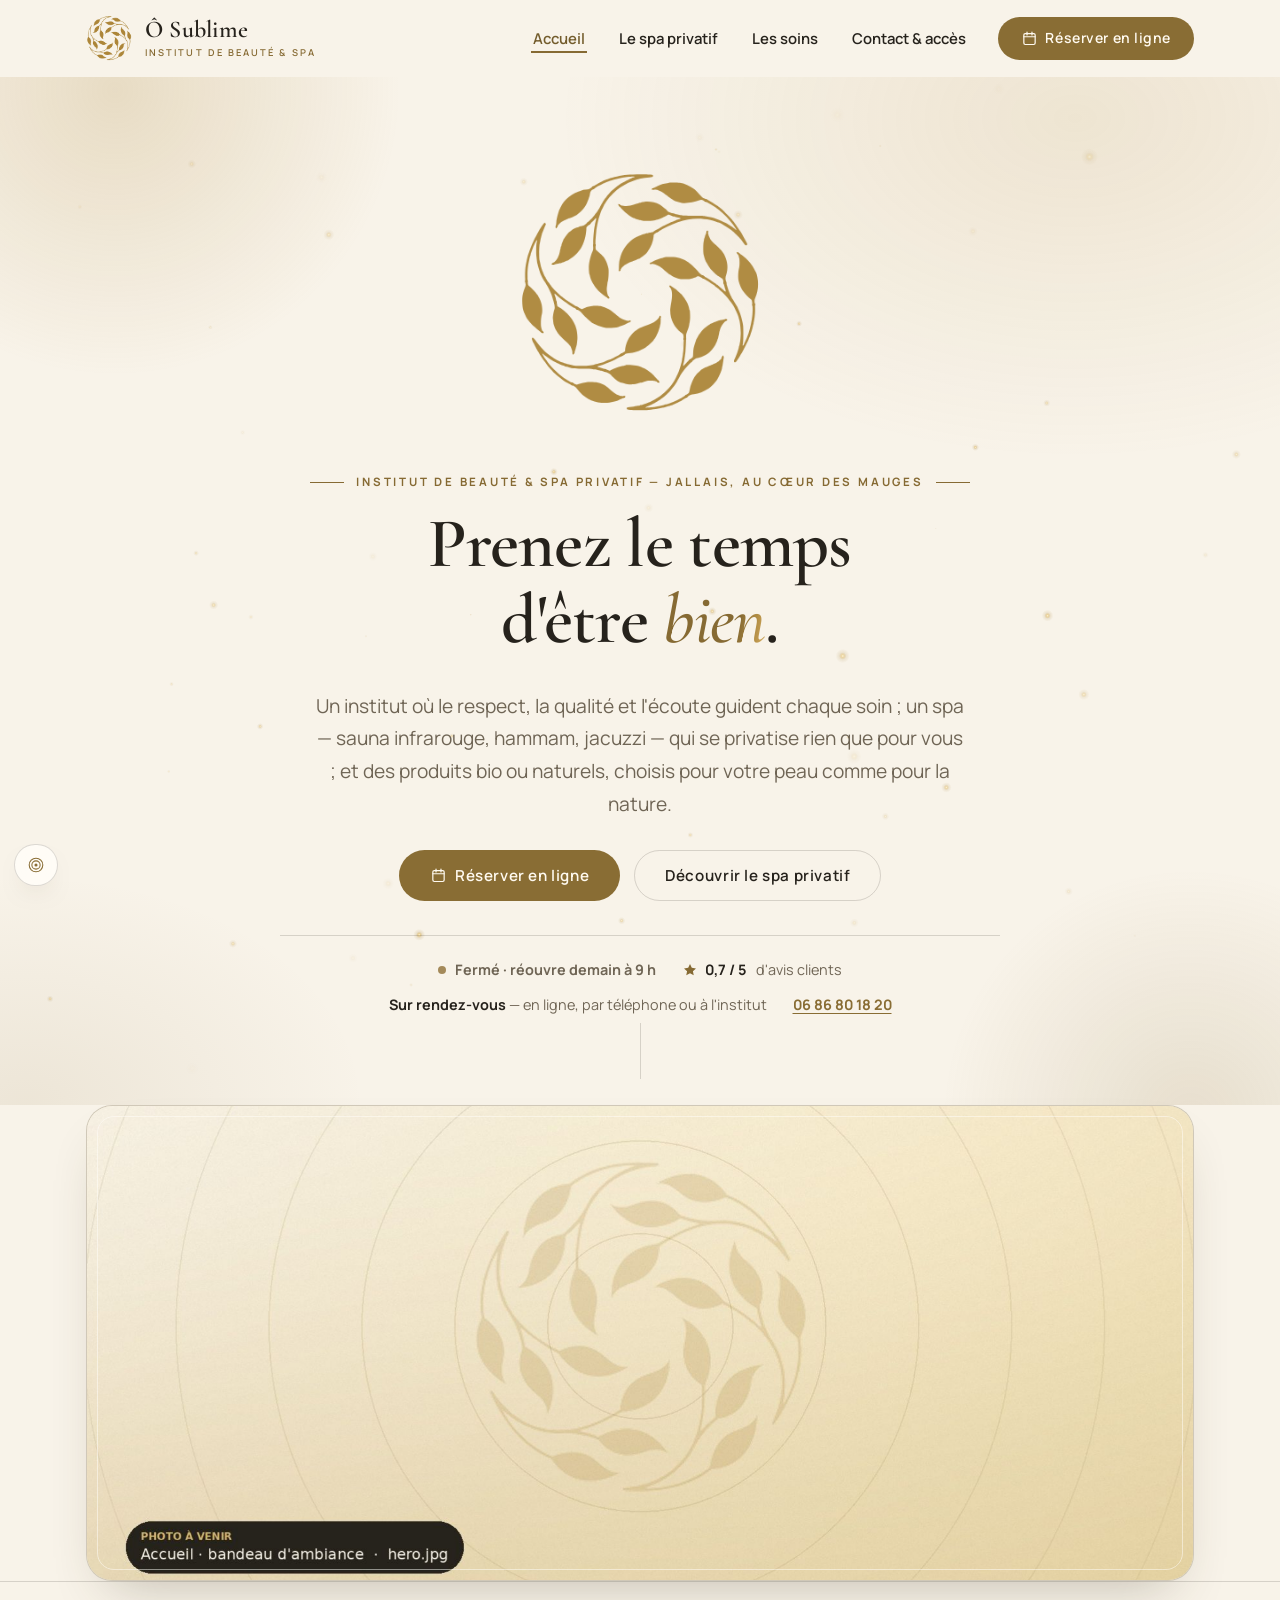
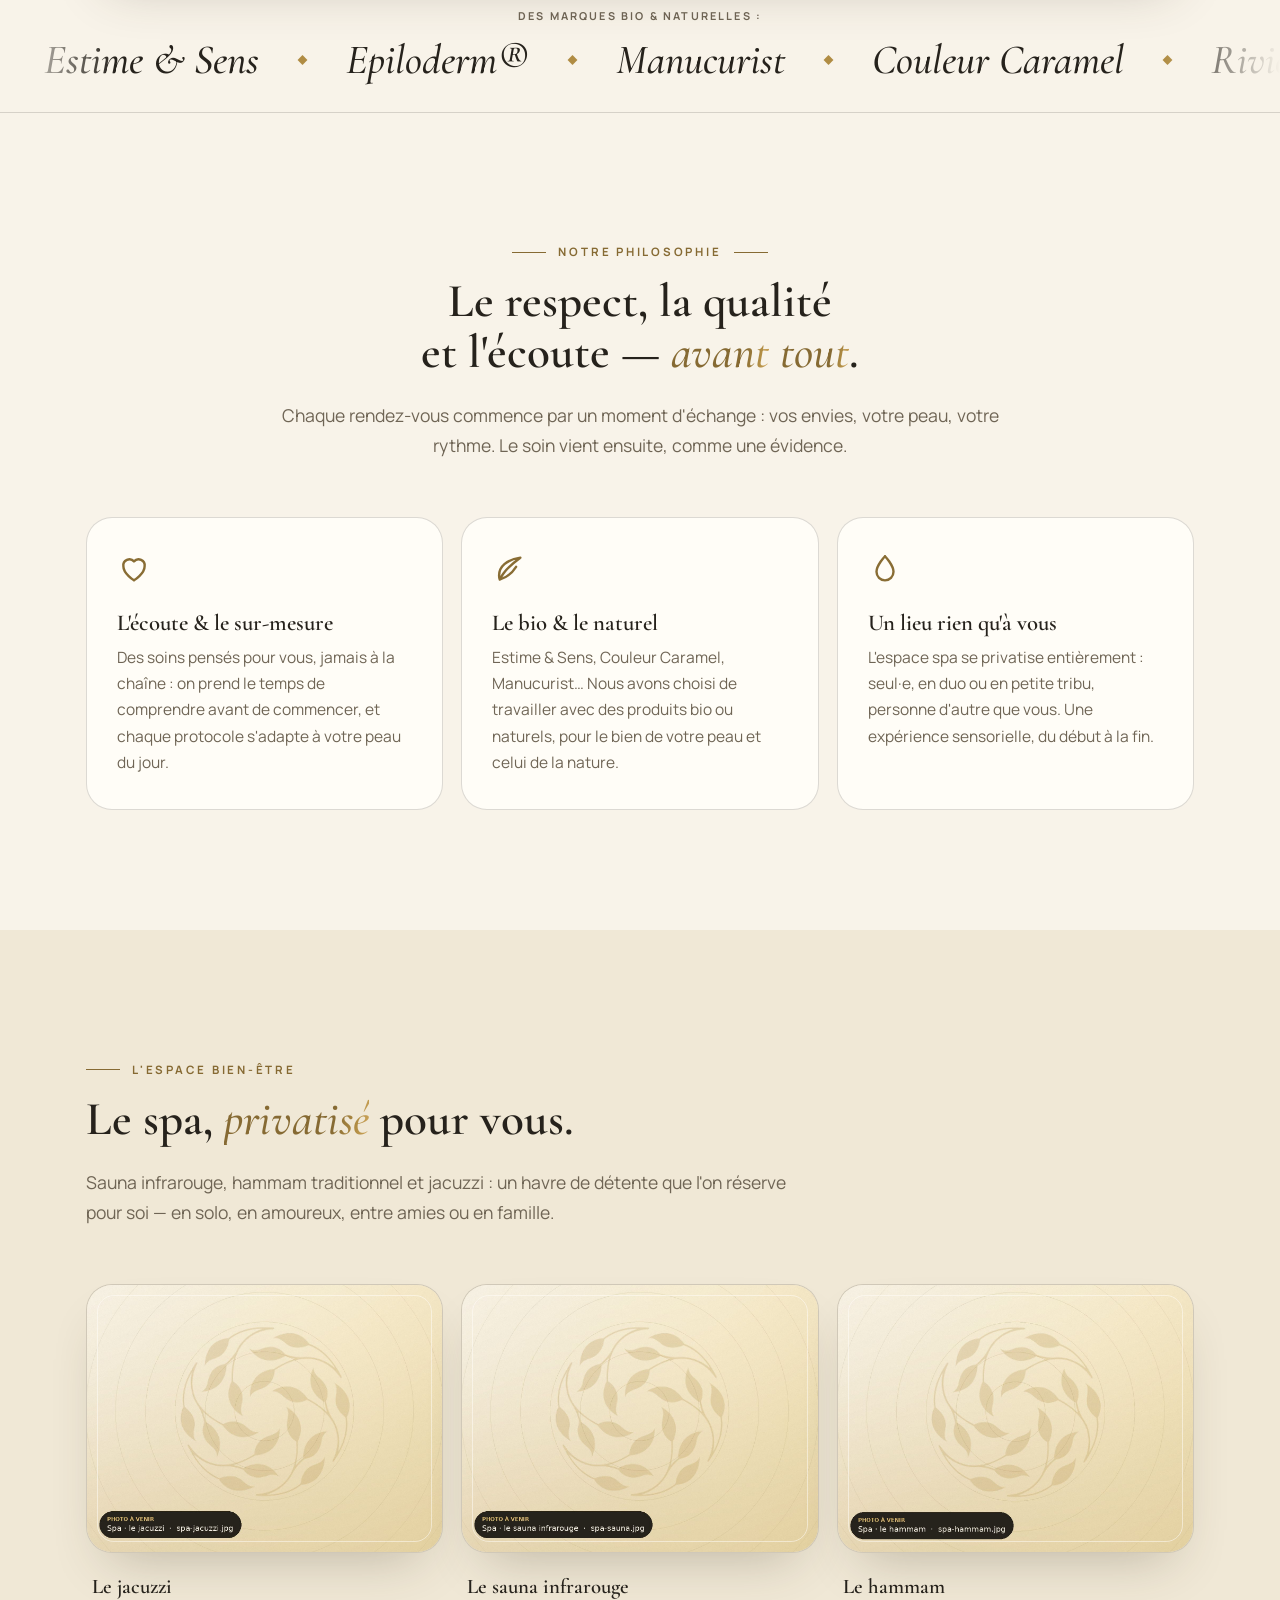
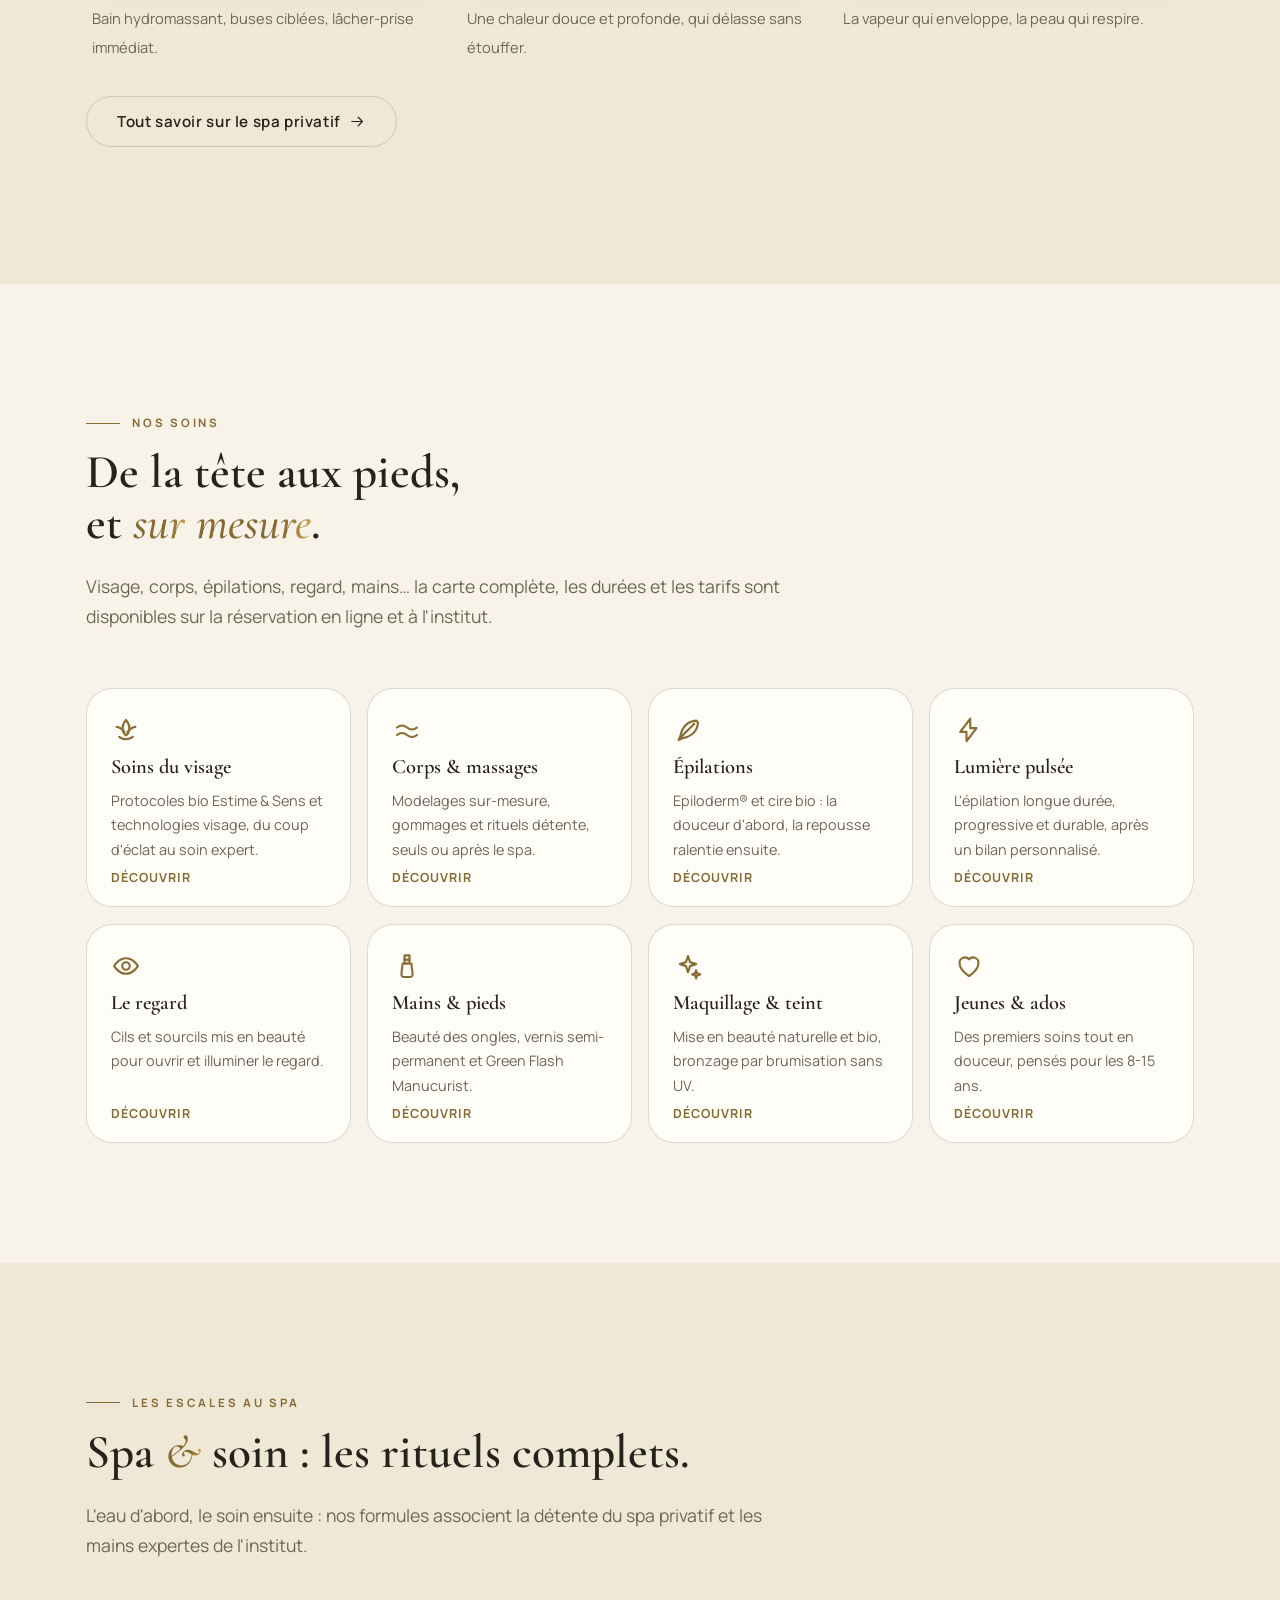
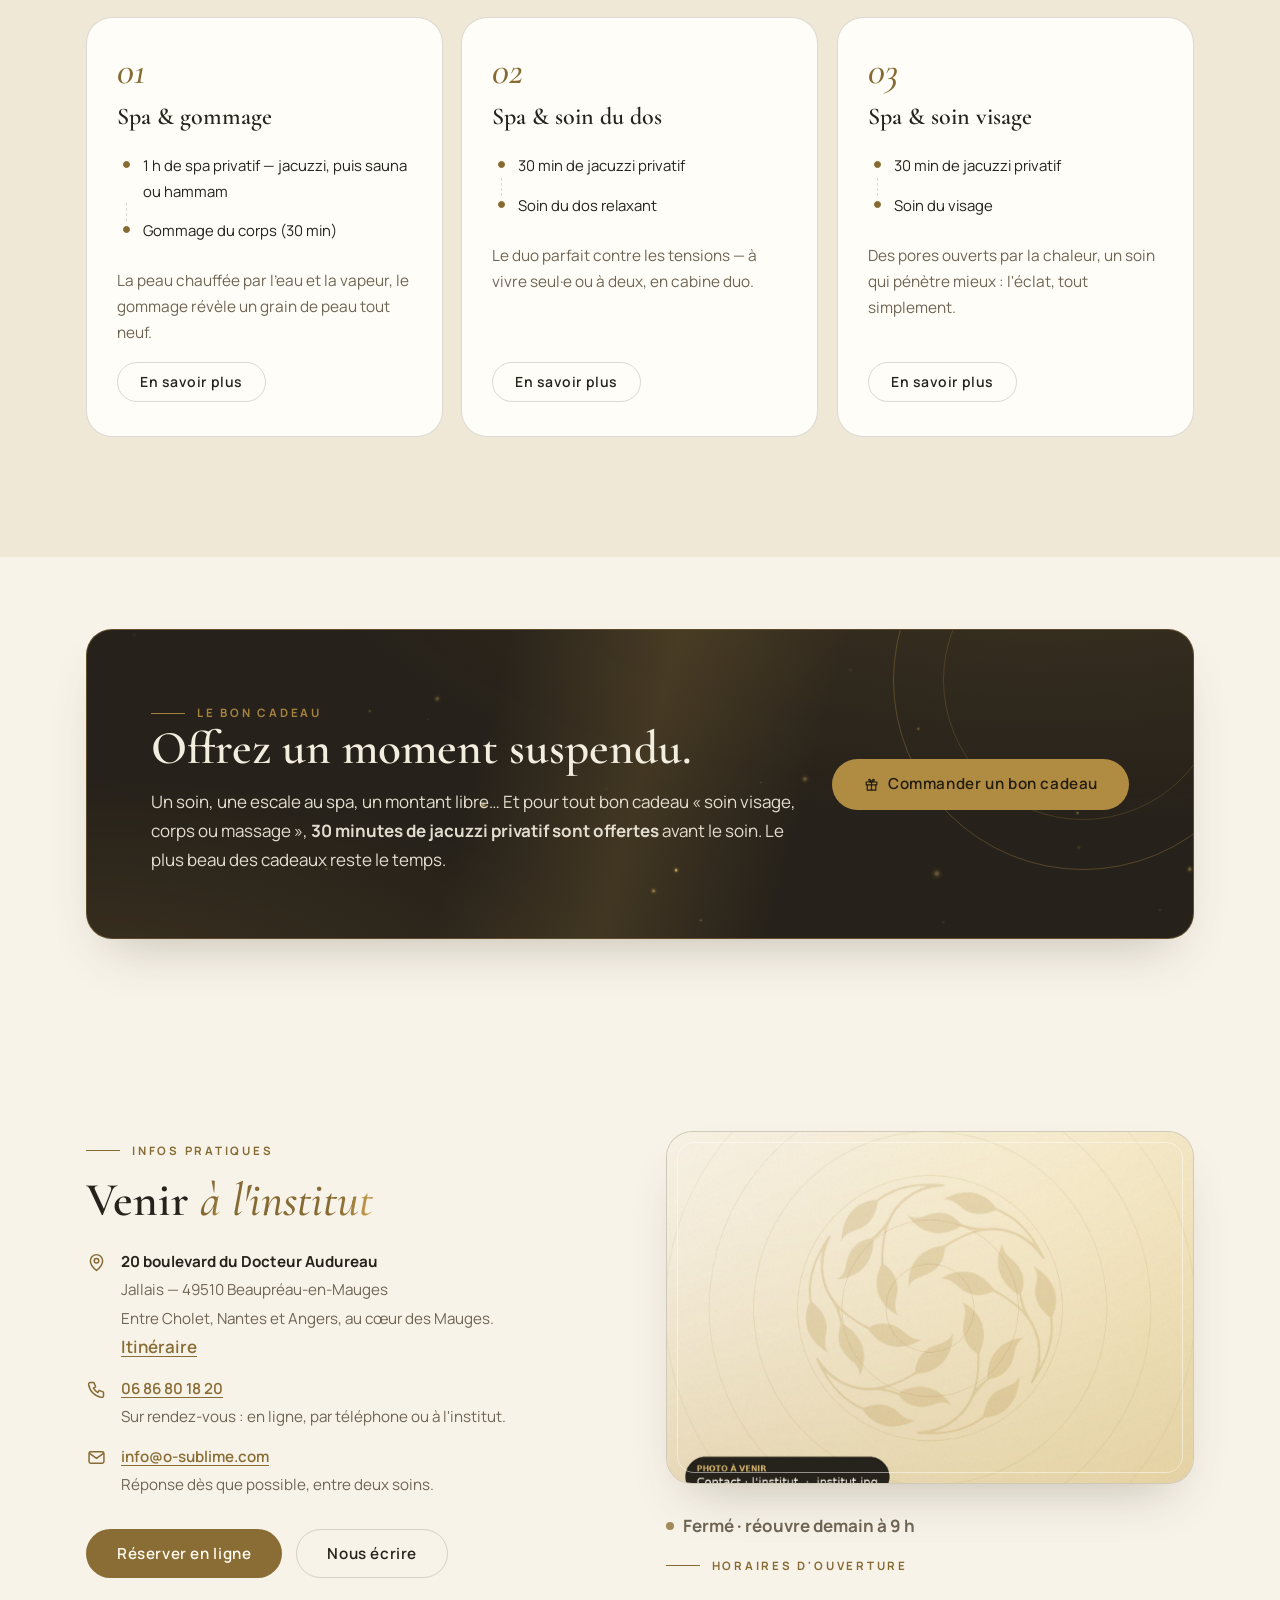
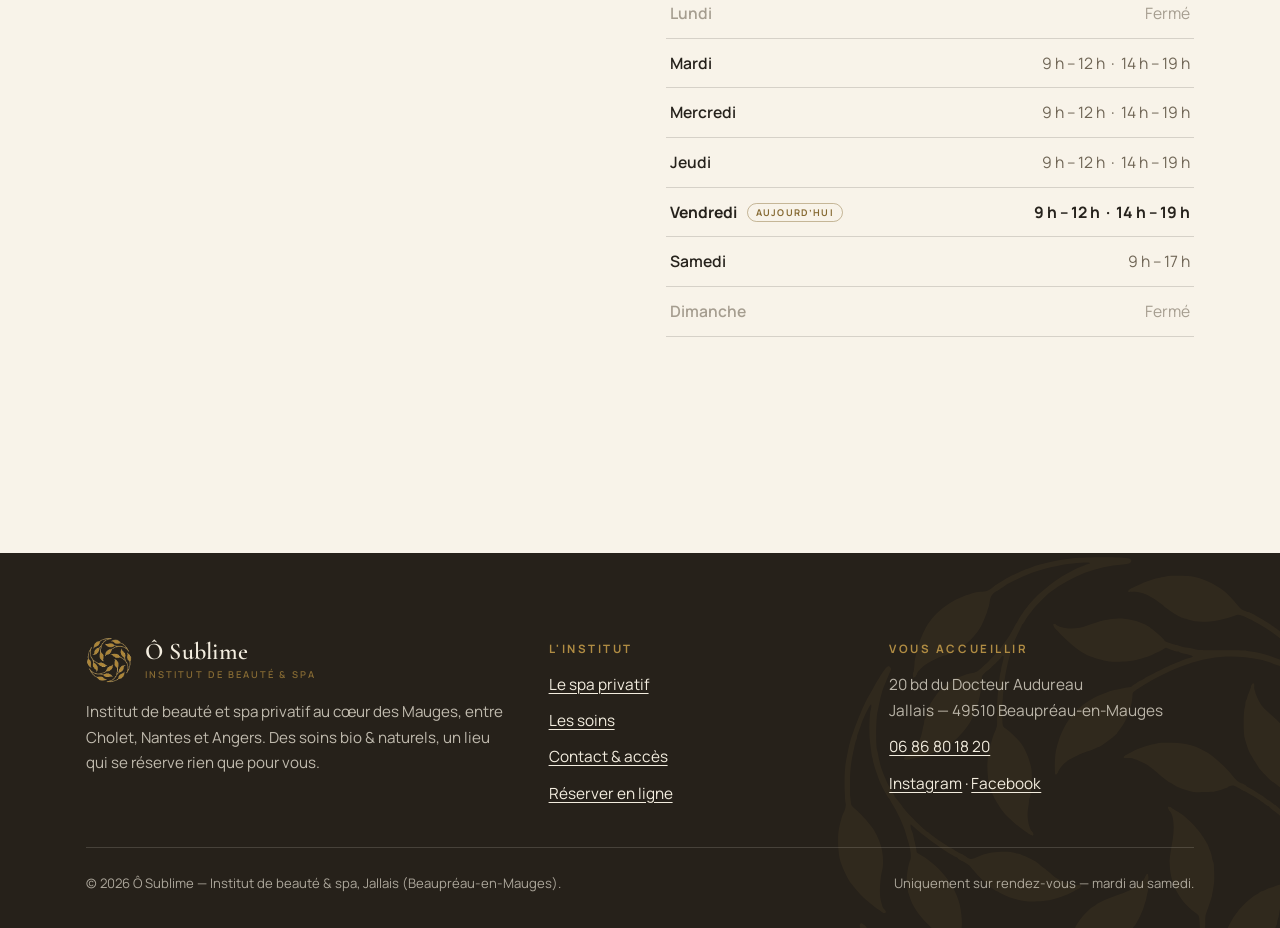
<file: index.html>
<!DOCTYPE html>
<html lang="fr">
<head>
  <meta charset="utf-8">
  <meta name="viewport" content="width=device-width, initial-scale=1">
  <title>Ô Sublime — Institut de beauté &amp; spa privatif à Jallais (Beaupréau-en-Mauges)</title>
  <meta name="description" content="Institut de beauté et spa 100 % privatif à Jallais, entre Cholet, Nantes et Angers : sauna infrarouge, hammam, jacuzzi, soins du visage et du corps, épilations, beauté des mains — avec des produits bio et naturels.">
  <link rel="icon" type="image/png" href="assets/img/favicon.png">
  <link rel="preconnect" href="https://fonts.googleapis.com">
  <link rel="preconnect" href="https://fonts.gstatic.com" crossorigin>
  <link href="https://fonts.googleapis.com/css2?family=Cormorant+Garamond:ital,wght@0,500;0,600;1,500&family=Manrope:wght@400;500;600;700&display=swap" rel="stylesheet">
  <link rel="stylesheet" href="assets/css/style.css">
  <link rel="stylesheet" href="assets/css/motion.css">
  <script>
  /* Couche « mouvement » : activée seulement si JS actif, si l'appareil n'a pas demandé de réduire les
     animations et si l'interrupteur n'est pas coupé. Filet de sécurité : sans motion.js sous 5 s, retour au site sobre. */
  (function(){var d=document.documentElement,r=false,s=null;d.classList.add('js');try{r=matchMedia('(prefers-reduced-motion: reduce)').matches;s=localStorage.getItem('os-motion')}catch(e){}
  if(s==='on'||(s!=='off'&&!r)){d.classList.add('has-motion');try{if(sessionStorage.getItem('os-curtain'))d.classList.add('curtain-hold')}catch(e){}
  setTimeout(function(){if(!window.OSMotion)d.classList.remove('has-motion','curtain-hold')},5000)}})();
  </script>
  <meta property="og:type" content="website">
  <meta property="og:title" content="Ô Sublime — Institut de beauté &amp; spa privatif à Jallais">
  <meta property="og:description" content="Sauna infrarouge, hammam, jacuzzi et soins bio &amp; naturels, dans un lieu qui se privatise rien que pour vous.">
  <meta property="og:image" content="assets/img/photos/hero.jpg">
  <meta property="og:locale" content="fr_FR">
  <script type="application/ld+json">
  {
    "@context": "https://schema.org",
    "@type": "BeautySalon",
    "name": "Ô Sublime — Institut de beauté & Spa",
    "description": "Institut de beauté et spa privatif : sauna infrarouge, hammam, jacuzzi, soins du visage et du corps avec des produits bio et naturels.",
    "telephone": "+33686801820",
    "email": "info@o-sublime.com",
    "url": "https://www.o-sublime.com/",
    "image": "https://www.o-sublime.com/assets/img/photos/hero.jpg",
    "logo": "https://www.o-sublime.com/assets/img/logo.png",
    "address": {
      "@type": "PostalAddress",
      "streetAddress": "20 boulevard du Docteur Audureau, Jallais",
      "addressLocality": "Beaupréau-en-Mauges",
      "postalCode": "49510",
      "addressCountry": "FR"
    },
    "openingHoursSpecification": [
      { "@type": "OpeningHoursSpecification", "dayOfWeek": ["Tuesday","Wednesday","Thursday","Friday"], "opens": "09:00", "closes": "12:00" },
      { "@type": "OpeningHoursSpecification", "dayOfWeek": ["Tuesday","Wednesday","Thursday","Friday"], "opens": "14:00", "closes": "19:00" },
      { "@type": "OpeningHoursSpecification", "dayOfWeek": "Saturday", "opens": "09:00", "closes": "17:00" }
    ]
  }
  </script>
</head>
<body>
<a class="skip-link" href="#contenu">Aller au contenu</a>

<header class="site-head">
  <div class="wrap site-head__row">
    <a class="brand" href="index.html" aria-label="Ô Sublime — accueil">
      <img class="brand__mark" src="assets/img/logo-couronne.png" width="213" height="213" alt="">
      <span class="brand__name">Ô Sublime<span class="brand__sub">Institut de beauté &amp; spa</span></span>
    </a>
    <button class="nav-toggle" aria-expanded="false" aria-controls="menu" aria-label="Ouvrir le menu">
      <svg class="icon-burger" viewBox="0 0 24 24" fill="none" stroke="currentColor" stroke-width="1.8" stroke-linecap="round" aria-hidden="true"><path d="M4 7h16M4 12h16M4 17h16"/></svg>
      <svg class="icon-close" viewBox="0 0 24 24" fill="none" stroke="currentColor" stroke-width="1.8" stroke-linecap="round" aria-hidden="true"><path d="M6 6l12 12M18 6L6 18"/></svg>
    </button>
    <nav class="site-nav" id="menu" aria-label="Navigation principale">
      <a href="index.html" aria-current="page">Accueil</a>
      <a href="spa.html">Le spa privatif</a>
      <a href="soins.html">Les soins</a>
      <a href="contact.html">Contact &amp; accès</a>
      <a class="btn btn--sm" href="https://www.kalendes.com/platform/booking/osublime" target="_blank" rel="noopener">
        <svg viewBox="0 0 24 24" fill="none" stroke="currentColor" stroke-width="1.7" stroke-linecap="round" stroke-linejoin="round" aria-hidden="true"><rect x="4" y="5" width="16" height="15.5" rx="2"/><path d="M4 9.5h16M8.5 3v4M15.5 3v4"/></svg>
        Réserver en ligne
      </a>
    </nav>
  </div>
</header>

<main id="contenu">

  <!-- ========================= HÉROS ========================= -->
  <section class="hero hero--statement" data-intro>
    <div class="wrap">
      <div class="hero__crest reveal" aria-hidden="true">
        <img src="assets/img/logo-couronne.png" width="282" height="282" alt="" fetchpriority="high">
      </div>
      <p class="kicker kicker--center reveal">Institut de beauté &amp; spa privatif — Jallais, au cœur des Mauges</p>
      <h1 class="reveal">Prenez le temps<br>d'être <span class="gold-i">bien</span>.</h1>
      <p class="lead reveal reveal-d1">Un institut où le respect, la qualité et l'écoute guident chaque soin ;
      un spa — sauna infrarouge, hammam, jacuzzi — qui se privatise rien que pour vous ;
      et des produits bio ou naturels, choisis pour votre peau comme pour la nature.</p>
      <div class="hero__cta reveal reveal-d1">
        <a class="btn" href="https://www.kalendes.com/platform/booking/osublime" target="_blank" rel="noopener">
          <svg viewBox="0 0 24 24" fill="none" stroke="currentColor" stroke-width="1.7" stroke-linecap="round" stroke-linejoin="round" aria-hidden="true"><rect x="4" y="5" width="16" height="15.5" rx="2"/><path d="M4 9.5h16M8.5 3v4M15.5 3v4"/></svg>
          Réserver en ligne
        </a>
        <a class="btn btn--ghost" href="spa.html">Découvrir le spa privatif</a>
      </div>
      <div class="hero__meta reveal reveal-d2">
        <span class="hero__note">
          <svg viewBox="0 0 24 24" fill="currentColor" aria-hidden="true"><path d="M12 3l2.7 5.8 6.3.8-4.6 4.3 1.2 6.1-5.6-3.1-5.6 3.1 1.2-6.1L3 9.6l6.3-.8z"/></svg>
          <strong><span data-count="4.9" data-dec="1">4,9</span> / 5</strong>&nbsp;d'avis clients
        </span>
        <span><strong>Sur rendez-vous</strong> — en ligne, par téléphone ou à l'institut</span>
        <span><strong><a href="tel:+33686801820">06 86 80 18 20</a></strong></span>
      </div>
    </div>
  </section>

  <!-- ========================= BANDEAU D'AMBIANCE ========================= -->
  <div class="wrap">
    <figure class="photo hero-band reveal">
      <img src="assets/img/photos/hero.jpg" width="1920" height="900" alt="L'ambiance de l'institut Ô Sublime">
    </figure>
  </div>

  <!-- ========================= MARQUES ========================= -->
  <aside class="brands" aria-label="Nos marques partenaires">
    <div class="wrap brands__row">
      <span class="brands__label">Des marques bio &amp; naturelles&nbsp;:</span>
      <ul>
        <li>Estime &amp; Sens</li>
        <li>Epiloderm®</li>
        <li>Manucurist</li>
        <li>Couleur Caramel</li>
        <li>Riviera Tan</li>
      </ul>
    </div>
    <div class="marquee">
      <div class="marquee__track">
        <ul>
          <li>Estime &amp; Sens</li>
          <li>Epiloderm®</li>
          <li>Manucurist</li>
          <li>Couleur Caramel</li>
          <li>Riviera Tan</li>
        </ul>
        <ul aria-hidden="true">
          <li>Estime &amp; Sens</li>
          <li>Epiloderm®</li>
          <li>Manucurist</li>
          <li>Couleur Caramel</li>
          <li>Riviera Tan</li>
        </ul>
      </div>
    </div>
  </aside>

  <!-- ========================= PHILOSOPHIE ========================= -->
  <section class="section">
    <div class="wrap">
      <div class="sec-head sec-head--center reveal">
        <p class="kicker kicker--center">Notre philosophie</p>
        <h2>Le respect, la qualité<br>et l'écoute — <span class="gold-i">avant tout</span>.</h2>
        <p class="lead">Chaque rendez-vous commence par un moment d'échange : vos envies, votre peau,
        votre rythme. Le soin vient ensuite, comme une évidence.</p>
      </div>
      <div class="pillars">
        <article class="pillar reveal">
          <svg viewBox="0 0 24 24" fill="none" stroke="currentColor" stroke-width="1.7" stroke-linecap="round" stroke-linejoin="round" aria-hidden="true"><path d="M12 20s-7.5-4.7-7.5-10A4.3 4.3 0 0 1 12 6.6 4.3 4.3 0 0 1 19.5 10c0 5.3-7.5 10-7.5 10z"/></svg>
          <h3>L'écoute &amp; le sur-mesure</h3>
          <p>Des soins pensés pour vous, jamais à la chaîne : on prend le temps de comprendre
          avant de commencer, et chaque protocole s'adapte à votre peau du jour.</p>
        </article>
        <article class="pillar reveal reveal-d1">
          <svg viewBox="0 0 24 24" fill="none" stroke="currentColor" stroke-width="1.7" stroke-linecap="round" stroke-linejoin="round" aria-hidden="true"><path d="M20 4C10 5.5 5 10.5 5 16.5c0 1.6.5 3 .5 3S7.5 13 20 4z"/><path d="M6.5 19c4.5-1.5 8-4.5 10.5-8.5"/></svg>
          <h3>Le bio &amp; le naturel</h3>
          <p>Estime &amp; Sens, Couleur Caramel, Manucurist… Nous avons choisi de travailler avec
          des produits bio ou naturels, pour le bien de votre peau et celui de la nature.</p>
        </article>
        <article class="pillar reveal reveal-d2">
          <svg viewBox="0 0 24 24" fill="none" stroke="currentColor" stroke-width="1.7" stroke-linecap="round" stroke-linejoin="round" aria-hidden="true"><path d="M12 3s6 6.3 6 11a6 6 0 1 1-12 0c0-4.7 6-11 6-11z"/></svg>
          <h3>Un lieu rien qu'à vous</h3>
          <p>L'espace spa se privatise entièrement : seul·e, en duo ou en petite tribu,
          personne d'autre que vous. Une expérience sensorielle, du début à la fin.</p>
        </article>
      </div>
    </div>
  </section>

  <!-- ========================= SPA PRIVATIF ========================= -->
  <section class="section section--tint">
    <div class="wrap">
      <div class="sec-head reveal">
        <p class="kicker">L'espace bien-être</p>
        <h2>Le spa, <span class="gold-i">privatisé</span> pour vous.</h2>
        <p class="lead">Sauna infrarouge, hammam traditionnel et jacuzzi : un havre de détente
        que l'on réserve pour soi — en solo, en amoureux, entre amies ou en famille.</p>
      </div>
      <div class="spa-tiles">
        <a class="spa-tile reveal" href="spa.html">
          <figure class="photo photo--43"><img src="assets/img/photos/spa-jacuzzi.jpg" width="1500" height="1125" alt="Le jacuzzi de l'espace spa privatif" loading="lazy"></figure>
          <figcaption><b>Le jacuzzi</b><span>Bain hydromassant, buses ciblées, lâcher-prise immédiat.</span></figcaption>
        </a>
        <a class="spa-tile reveal reveal-d1" href="spa.html">
          <figure class="photo photo--43"><img src="assets/img/photos/spa-sauna.jpg" width="1500" height="1125" alt="Le sauna infrarouge" loading="lazy"></figure>
          <figcaption><b>Le sauna infrarouge</b><span>Une chaleur douce et profonde, qui délasse sans étouffer.</span></figcaption>
        </a>
        <a class="spa-tile reveal reveal-d2" href="spa.html">
          <figure class="photo photo--43"><img src="assets/img/photos/spa-hammam.jpg" width="1500" height="1125" alt="Le hammam traditionnel" loading="lazy"></figure>
          <figcaption><b>Le hammam</b><span>La vapeur qui enveloppe, la peau qui respire.</span></figcaption>
        </a>
      </div>
      <p style="margin-top:34px" class="reveal"><a class="btn btn--ghost" href="spa.html">Tout savoir sur le spa privatif
        <svg viewBox="0 0 24 24" fill="none" stroke="currentColor" stroke-width="1.7" stroke-linecap="round" stroke-linejoin="round" aria-hidden="true"><path d="M4 12h15M13 6l6 6-6 6"/></svg></a></p>
    </div>
  </section>

  <!-- ========================= LES SOINS ========================= -->
  <section class="section">
    <div class="wrap">
      <div class="sec-head reveal">
        <p class="kicker">Nos soins</p>
        <h2>De la tête aux pieds,<br>et <span class="gold-i">sur mesure</span>.</h2>
        <p class="lead">Visage, corps, épilations, regard, mains… la carte complète, les durées et
        les tarifs sont disponibles sur la réservation en ligne et à l'institut.</p>
      </div>
      <div class="care-grid">
        <a class="care-card reveal" href="soins.html#visage">
          <svg viewBox="0 0 24 24" fill="none" stroke="currentColor" stroke-width="1.7" stroke-linecap="round" stroke-linejoin="round" aria-hidden="true"><path d="M12 4c1.9 2.1 2.7 4.3 2.7 6.4 0 2.9-1.2 4.8-2.7 6-1.5-1.2-2.7-3.1-2.7-6C9.3 8.3 10.1 6.1 12 4z"/><path d="M4.5 9.5c2.9.5 5 2 6.3 4.4M19.5 9.5c-2.9.5-5 2-6.3 4.4M6.5 17.5c3.5 2.4 7.5 2.4 11 0"/></svg>
          <b>Soins du visage</b>
          <p>Protocoles bio Estime &amp; Sens et technologies visage, du coup d'éclat au soin expert.</p>
          <span class="more">Découvrir</span>
        </a>
        <a class="care-card reveal reveal-d1" href="soins.html#corps">
          <svg viewBox="0 0 24 24" fill="none" stroke="currentColor" stroke-width="1.7" stroke-linecap="round" stroke-linejoin="round" aria-hidden="true"><path d="M4 16c2.5-2 5.5-2 8 0s5.5 2 8 0M4 10c2.5-2 5.5-2 8 0s5.5 2 8 0"/></svg>
          <b>Corps &amp; massages</b>
          <p>Modelages sur-mesure, gommages et rituels détente, seuls ou après le spa.</p>
          <span class="more">Découvrir</span>
        </a>
        <a class="care-card reveal reveal-d2" href="soins.html#epilations">
          <svg viewBox="0 0 24 24" fill="none" stroke="currentColor" stroke-width="1.7" stroke-linecap="round" stroke-linejoin="round" aria-hidden="true"><path d="M18.5 4.5c-6.5.5-11 5-12.5 12L4.5 20l3.5-1.5c7-1.5 11.5-6 12-12.5l-1.5-1.5z"/><path d="M5.5 18.5L17 7"/></svg>
          <b>Épilations</b>
          <p>Epiloderm® et cire bio : la douceur d'abord, la repousse ralentie ensuite.</p>
          <span class="more">Découvrir</span>
        </a>
        <a class="care-card reveal reveal-d3" href="soins.html#lumiere-pulsee">
          <svg viewBox="0 0 24 24" fill="none" stroke="currentColor" stroke-width="1.7" stroke-linecap="round" stroke-linejoin="round" aria-hidden="true"><path d="M13 3L5 13.5h5L10 21l8-10.5h-5L13 3z"/></svg>
          <b>Lumière pulsée</b>
          <p>L'épilation longue durée, progressive et durable, après un bilan personnalisé.</p>
          <span class="more">Découvrir</span>
        </a>
        <a class="care-card reveal" href="soins.html#regard">
          <svg viewBox="0 0 24 24" fill="none" stroke="currentColor" stroke-width="1.7" stroke-linecap="round" stroke-linejoin="round" aria-hidden="true"><path d="M2.5 12S6 5.8 12 5.8 21.5 12 21.5 12 18 18.2 12 18.2 2.5 12 2.5 12z"/><circle cx="12" cy="12" r="3"/></svg>
          <b>Le regard</b>
          <p>Cils et sourcils mis en beauté pour ouvrir et illuminer le regard.</p>
          <span class="more">Découvrir</span>
        </a>
        <a class="care-card reveal reveal-d1" href="soins.html#mains-pieds">
          <svg viewBox="0 0 24 24" fill="none" stroke="currentColor" stroke-width="1.7" stroke-linecap="round" stroke-linejoin="round" aria-hidden="true"><path d="M10 3.5h4v3.5h-4z"/><path d="M8.5 10h7l1 8.5a2 2 0 0 1-2 2.3h-5a2 2 0 0 1-2-2.3l1-8.5z"/><path d="M10 7h4v3h-4z"/></svg>
          <b>Mains &amp; pieds</b>
          <p>Beauté des ongles, vernis semi-permanent et Green Flash Manucurist.</p>
          <span class="more">Découvrir</span>
        </a>
        <a class="care-card reveal reveal-d2" href="soins.html#maquillage">
          <svg viewBox="0 0 24 24" fill="none" stroke="currentColor" stroke-width="1.7" stroke-linecap="round" stroke-linejoin="round" aria-hidden="true"><path d="M12 4l1.6 4.9L18.5 10.5l-4.9 1.6L12 17l-1.6-4.9L5.5 10.5l4.9-1.6L12 4z"/><path d="M18.5 15.5l.8 2.4 2.4.8-2.4.8-.8 2.4-.8-2.4-2.4-.8 2.4-.8.8-2.4z"/></svg>
          <b>Maquillage &amp; teint</b>
          <p>Mise en beauté naturelle et bio, bronzage par brumisation sans UV.</p>
          <span class="more">Découvrir</span>
        </a>
        <a class="care-card reveal reveal-d3" href="soins.html#jeunes">
          <svg viewBox="0 0 24 24" fill="none" stroke="currentColor" stroke-width="1.7" stroke-linecap="round" stroke-linejoin="round" aria-hidden="true"><path d="M12 20s-7.5-4.7-7.5-10A4.3 4.3 0 0 1 12 6.6 4.3 4.3 0 0 1 19.5 10c0 5.3-7.5 10-7.5 10z"/></svg>
          <b>Jeunes &amp; ados</b>
          <p>Des premiers soins tout en douceur, pensés pour les 8-15 ans.</p>
          <span class="more">Découvrir</span>
        </a>
      </div>
    </div>
  </section>

  <!-- ========================= ESCALES ========================= -->
  <section class="section section--tint" id="escales">
    <div class="wrap">
      <div class="sec-head reveal">
        <p class="kicker">Les escales au spa</p>
        <h2>Spa <span class="gold-i">&amp;</span> soin : les rituels complets.</h2>
        <p class="lead">L'eau d'abord, le soin ensuite : nos formules associent la détente du spa
        privatif et les mains expertes de l'institut.</p>
      </div>
      <div class="escales">
        <article class="escale reveal">
          <span class="escale__num">01</span>
          <h3>Spa &amp; gommage</h3>
          <ul class="escale__path">
            <li>1 h de spa privatif — jacuzzi, puis sauna ou hammam</li>
            <li>Gommage du corps (30 min)</li>
          </ul>
          <p>La peau chauffée par l'eau et la vapeur, le gommage révèle un grain de peau tout neuf.</p>
          <a class="btn btn--sm btn--ghost" href="spa.html#escales">En savoir plus</a>
        </article>
        <article class="escale reveal reveal-d1">
          <span class="escale__num">02</span>
          <h3>Spa &amp; soin du dos</h3>
          <ul class="escale__path">
            <li>30 min de jacuzzi privatif</li>
            <li>Soin du dos relaxant</li>
          </ul>
          <p>Le duo parfait contre les tensions — à vivre seul·e ou à deux, en cabine duo.</p>
          <a class="btn btn--sm btn--ghost" href="spa.html#escales">En savoir plus</a>
        </article>
        <article class="escale reveal reveal-d2">
          <span class="escale__num">03</span>
          <h3>Spa &amp; soin visage</h3>
          <ul class="escale__path">
            <li>30 min de jacuzzi privatif</li>
            <li>Soin du visage</li>
          </ul>
          <p>Des pores ouverts par la chaleur, un soin qui pénètre mieux : l'éclat, tout simplement.</p>
          <a class="btn btn--sm btn--ghost" href="spa.html#escales">En savoir plus</a>
        </article>
      </div>
    </div>
  </section>

  <!-- ========================= BON CADEAU ========================= -->
  <section class="section section--tight">
    <div class="wrap">
      <div class="band reveal">
        <div>
          <p class="kicker">Le bon cadeau</p>
          <h2>Offrez un moment suspendu.</h2>
          <p>Un soin, une escale au spa, un montant libre… Et pour tout bon cadeau
          « soin visage, corps ou massage », <strong>30 minutes de jacuzzi privatif sont offertes</strong>
          avant le soin. Le plus beau des cadeaux reste le temps.</p>
        </div>
        <div class="band__cta">
          <a class="btn btn--light" href="contact.html">
            <svg viewBox="0 0 24 24" fill="none" stroke="currentColor" stroke-width="1.7" stroke-linecap="round" stroke-linejoin="round" aria-hidden="true"><path d="M4.5 8.5h15v4h-15zM6 12.5h12V20H6zM12 8.5V20"/><path d="M12 8.5c-2.2 0-3.8-1.1-3.8-2.6C8.2 4.4 10 3.6 12 8.5c2-4.9 3.8-4.1 3.8-2.6 0 1.5-1.6 2.6-3.8 2.6z"/></svg>
            Commander un bon cadeau
          </a>
        </div>
      </div>
    </div>
  </section>

  <!-- ========================= INFOS PRATIQUES ========================= -->
  <section class="section" id="infos">
    <div class="wrap info-grid">
      <div class="reveal">
        <p class="kicker">Infos pratiques</p>
        <h2>Venir <span class="gold-i">à l'institut</span></h2>
        <ul class="contact-list">
          <li>
            <svg viewBox="0 0 24 24" fill="none" stroke="currentColor" stroke-width="1.7" stroke-linecap="round" stroke-linejoin="round" aria-hidden="true"><path d="M12 21s-7-5.1-7-11a7 7 0 1 1 14 0c0 5.9-7 11-7 11z"/><circle cx="12" cy="10" r="2.6"/></svg>
            <div><b>20 boulevard du Docteur Audureau</b>
              <span>Jallais — 49510 Beaupréau-en-Mauges<br>Entre Cholet, Nantes et Angers, au cœur des Mauges.</span><br>
              <a href="https://www.google.com/maps/search/?api=1&amp;query=%C3%94%20Sublime%2C%2020%20boulevard%20du%20Docteur%20Audureau%2C%2049510%20Jallais" target="_blank" rel="noopener">Itinéraire</a>
            </div>
          </li>
          <li>
            <svg viewBox="0 0 24 24" fill="none" stroke="currentColor" stroke-width="1.7" stroke-linecap="round" stroke-linejoin="round" aria-hidden="true"><path d="M5 4h4l2 5-2.5 1.5a12.5 12.5 0 0 0 5 5L15 13l5 2v4a2 2 0 0 1-2.2 2A17.3 17.3 0 0 1 3 6.2 2 2 0 0 1 5 4z"/></svg>
            <div><b><a href="tel:+33686801820">06 86 80 18 20</a></b>
              <span>Sur rendez-vous : en ligne, par téléphone ou à l'institut.</span></div>
          </li>
          <li>
            <svg viewBox="0 0 24 24" fill="none" stroke="currentColor" stroke-width="1.7" stroke-linecap="round" stroke-linejoin="round" aria-hidden="true"><rect x="3.5" y="5.5" width="17" height="13" rx="2"/><path d="M4.5 7.5l7.5 5.5 7.5-5.5"/></svg>
            <div><b><a href="mailto:info@o-sublime.com">info@o-sublime.com</a></b>
              <span>Réponse dès que possible, entre deux soins.</span></div>
          </li>
        </ul>
        <div class="hero__cta">
          <a class="btn" href="https://www.kalendes.com/platform/booking/osublime" target="_blank" rel="noopener">Réserver en ligne</a>
          <a class="btn btn--ghost" href="contact.html">Nous écrire</a>
        </div>
      </div>
      <div class="reveal reveal-d1">
        <figure class="photo photo--32" style="margin-bottom:26px">
          <img src="assets/img/photos/institut.jpg" width="1500" height="1125" alt="L'institut Ô Sublime à Jallais" loading="lazy">
        </figure>
        <table class="hours">
          <caption class="kicker" style="caption-side:top;text-align:left">Horaires d'ouverture</caption>
          <tbody>
            <tr class="is-closed"><th scope="row">Lundi</th><td>Fermé</td></tr>
            <tr><th scope="row">Mardi</th><td>9 h – 12 h &nbsp;·&nbsp; 14 h – 19 h</td></tr>
            <tr><th scope="row">Mercredi</th><td>9 h – 12 h &nbsp;·&nbsp; 14 h – 19 h</td></tr>
            <tr><th scope="row">Jeudi</th><td>9 h – 12 h &nbsp;·&nbsp; 14 h – 19 h</td></tr>
            <tr><th scope="row">Vendredi</th><td>9 h – 12 h &nbsp;·&nbsp; 14 h – 19 h</td></tr>
            <tr><th scope="row">Samedi</th><td>9 h – 17 h</td></tr>
            <tr class="is-closed"><th scope="row">Dimanche</th><td>Fermé</td></tr>
          </tbody>
        </table>
      </div>
    </div>
  </section>

</main>

<footer class="site-foot">
  <div class="wrap">
    <div class="foot-grid">
      <div class="foot-brand">
        <a class="brand" href="index.html" aria-label="Ô Sublime — accueil">
          <img class="brand__mark" src="assets/img/logo-couronne.png" width="213" height="213" alt="">
          <span class="brand__name">Ô Sublime<span class="brand__sub">Institut de beauté &amp; spa</span></span>
        </a>
        <p>Institut de beauté et spa privatif au cœur des Mauges, entre Cholet, Nantes et Angers.
        Des soins bio &amp; naturels, un lieu qui se réserve rien que pour vous.</p>
      </div>
      <nav aria-label="Plan du site">
        <h4>L'institut</h4>
        <ul>
          <li><a href="spa.html">Le spa privatif</a></li>
          <li><a href="soins.html">Les soins</a></li>
          <li><a href="contact.html">Contact &amp; accès</a></li>
          <li><a href="https://www.kalendes.com/platform/booking/osublime" target="_blank" rel="noopener">Réserver en ligne</a></li>
        </ul>
      </nav>
      <div>
        <h4>Vous accueillir</h4>
        <ul>
          <li><span>20 bd du Docteur Audureau<br>Jallais — 49510 Beaupréau-en-Mauges</span></li>
          <li><a href="tel:+33686801820">06 86 80 18 20</a></li>
          <li><a href="https://www.instagram.com/osublime.institutspa/" target="_blank" rel="noopener">Instagram</a> · <a href="https://www.facebook.com/OSublimeFR/" target="_blank" rel="noopener">Facebook</a></li>
        </ul>
      </div>
    </div>
    <div class="foot-legal">
      <p>© <span id="annee">2026</span> Ô Sublime — Institut de beauté &amp; spa, Jallais (Beaupréau-en-Mauges).</p>
      <p>Uniquement sur rendez-vous — mardi au samedi.</p>
    </div>
  </div>
</footer>

<script src="assets/js/main.js"></script>
<script src="assets/js/wreath.js"></script>
<script src="assets/js/motion.js"></script>
</body>
</html>
</file>
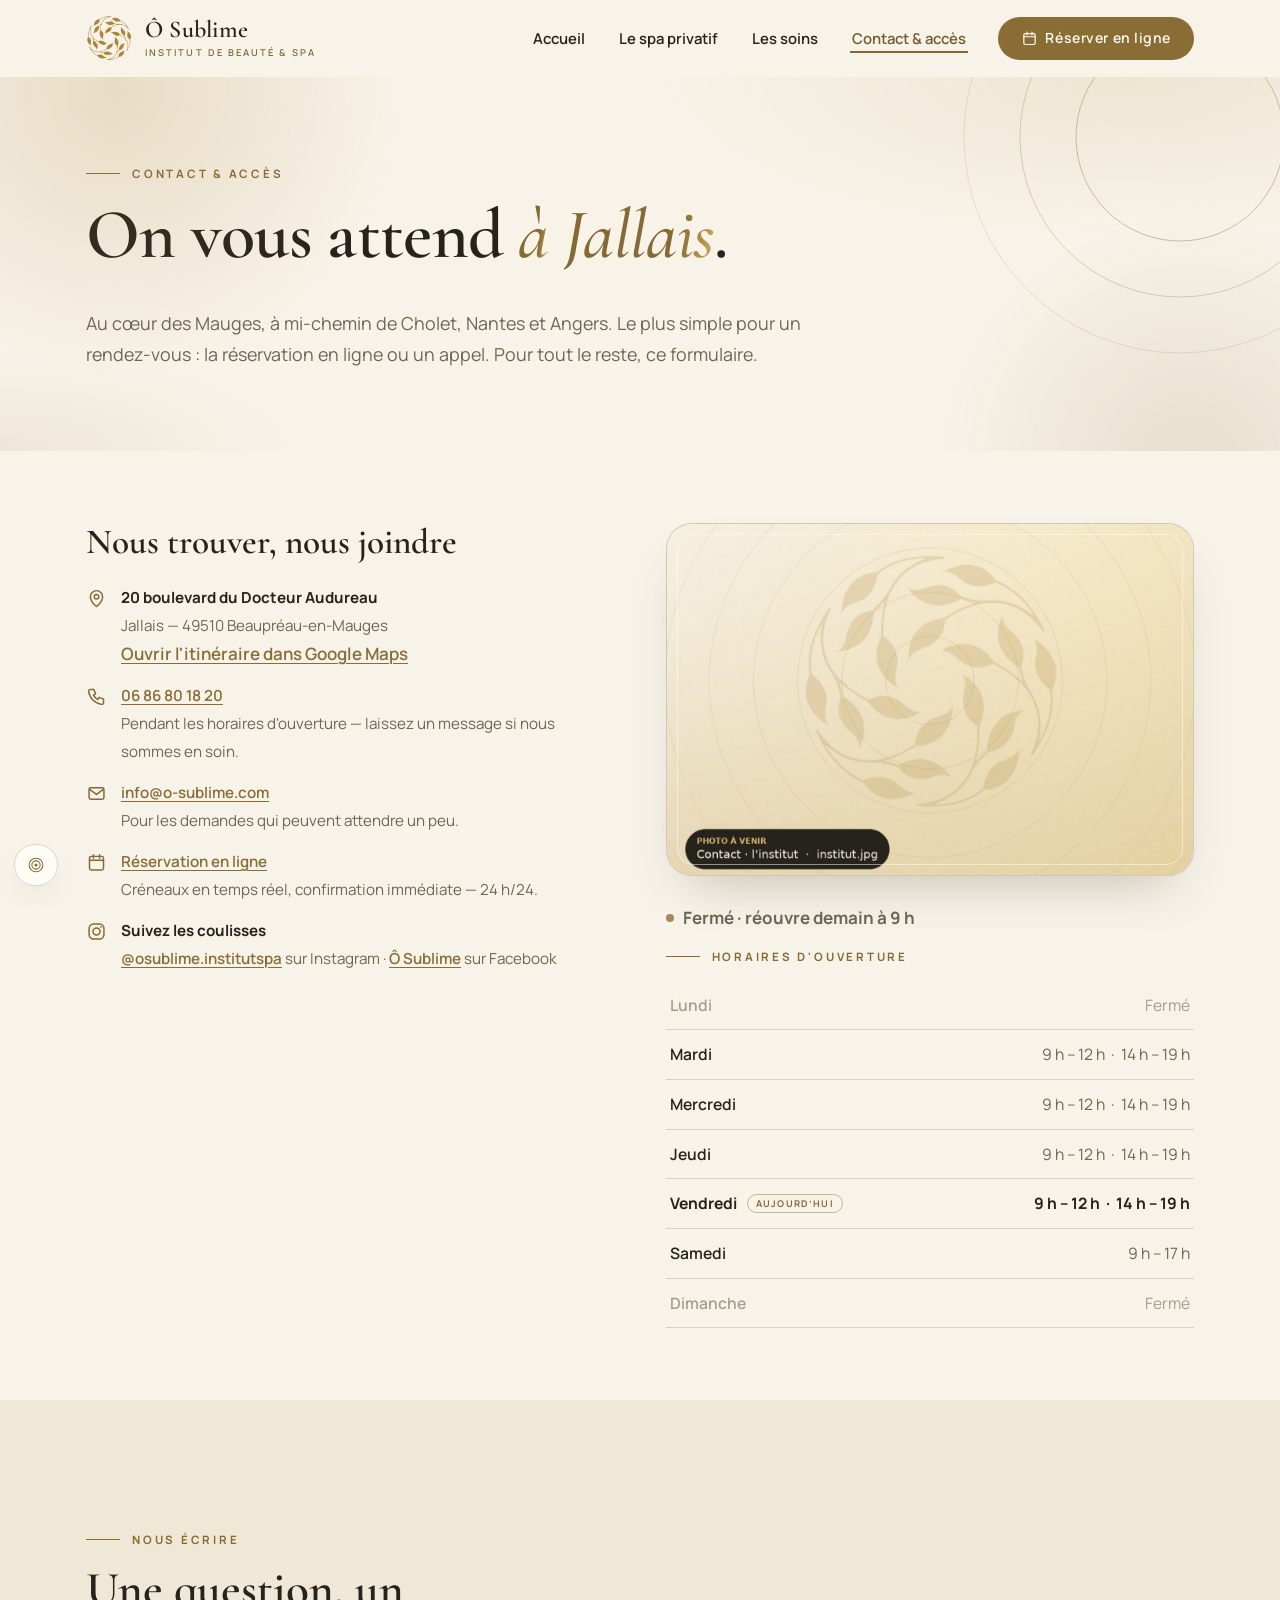
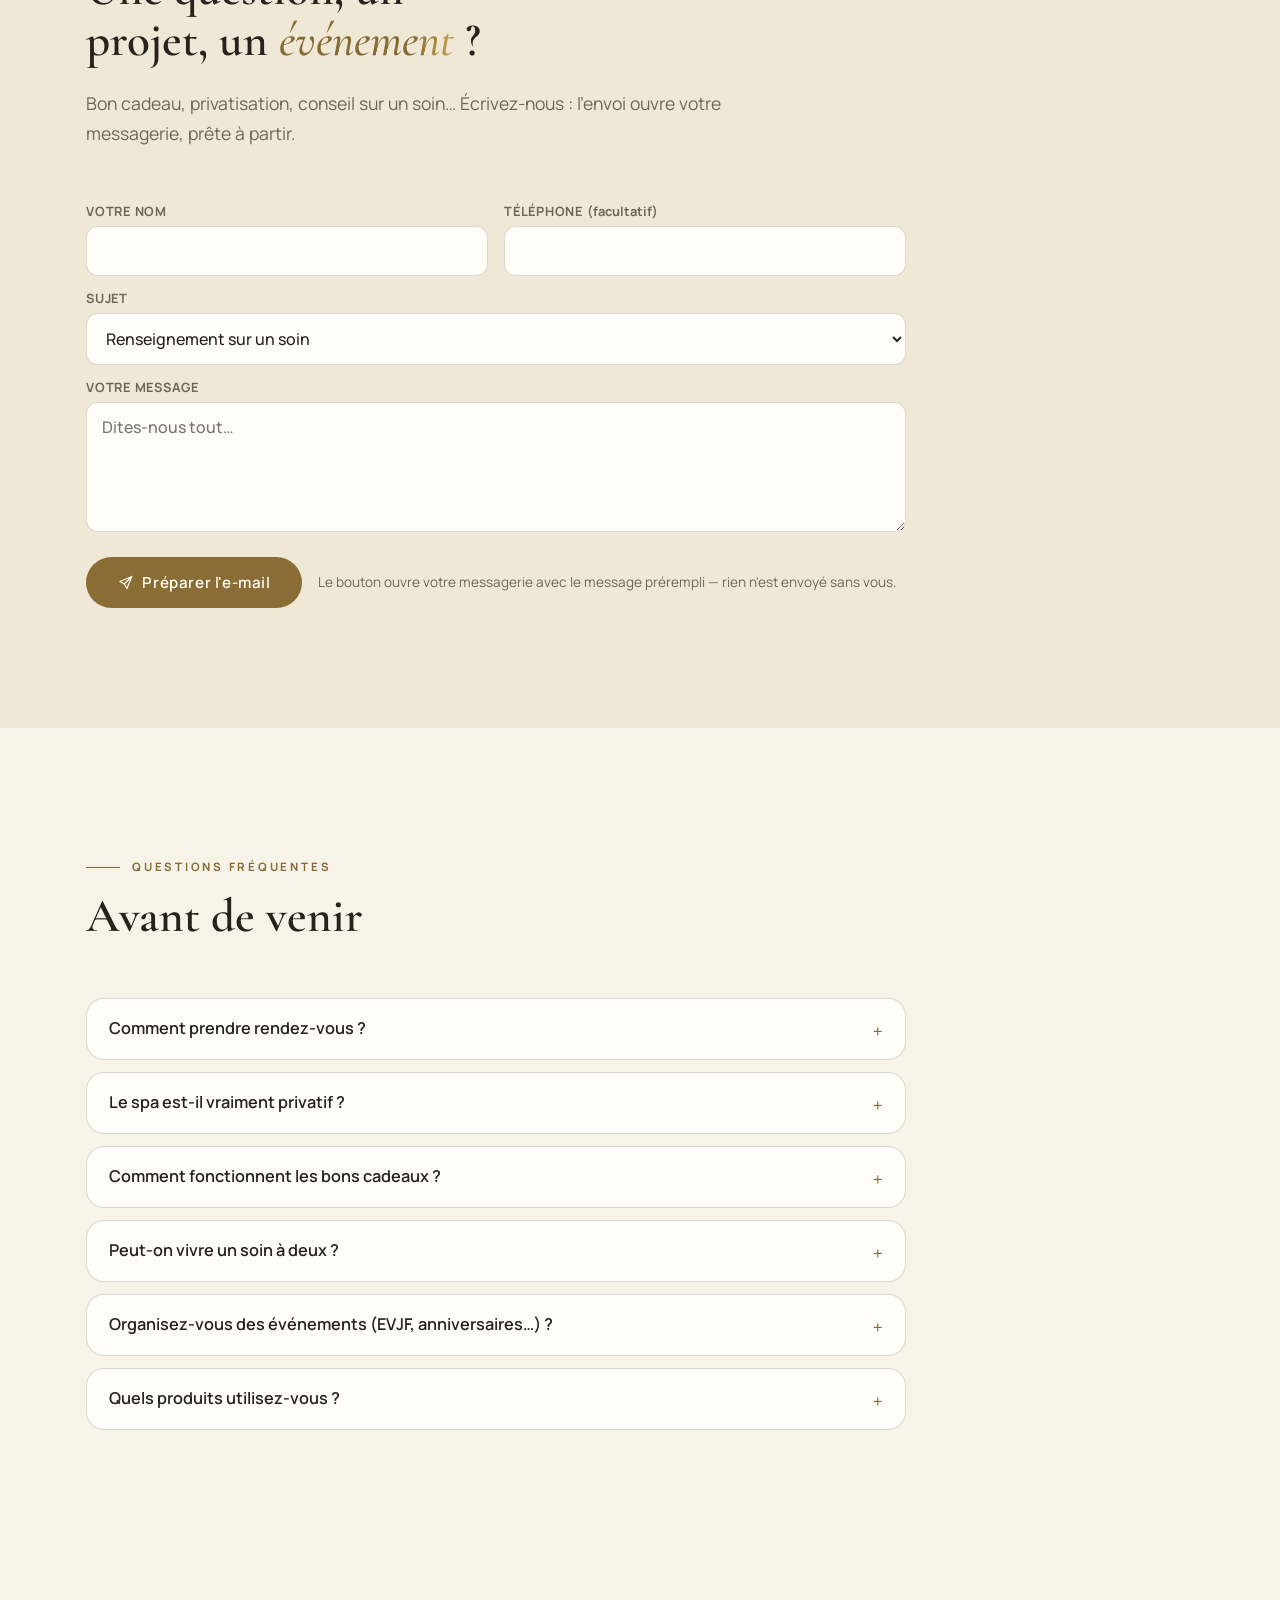
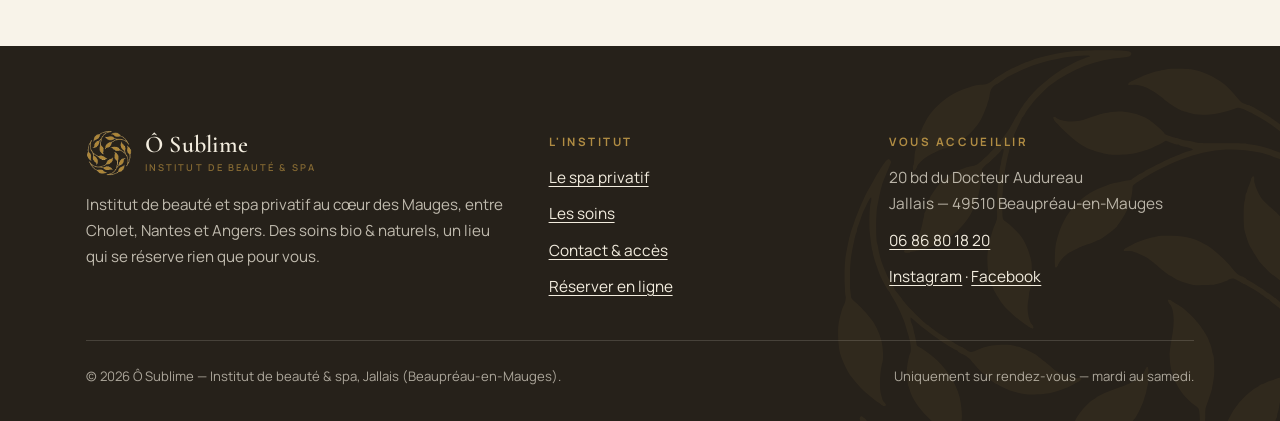
<file: contact.html>
<!DOCTYPE html>
<html lang="fr">
<head>
  <meta charset="utf-8">
  <meta name="viewport" content="width=device-width, initial-scale=1">
  <title>Contact &amp; accès — Ô Sublime, institut de beauté &amp; spa à Jallais</title>
  <meta name="description" content="Contacter l'institut Ô Sublime : 20 boulevard du Docteur Audureau à Jallais (49510 Beaupréau-en-Mauges), 06 86 80 18 20. Horaires, itinéraire, réservation en ligne et questions fréquentes.">
  <link rel="icon" type="image/png" href="assets/img/favicon.png">
  <link rel="preconnect" href="https://fonts.googleapis.com">
  <link rel="preconnect" href="https://fonts.gstatic.com" crossorigin>
  <link href="https://fonts.googleapis.com/css2?family=Cormorant+Garamond:ital,wght@0,500;0,600;1,500&family=Manrope:wght@400;500;600;700&display=swap" rel="stylesheet">
  <link rel="stylesheet" href="assets/css/style.css">
  <link rel="stylesheet" href="assets/css/motion.css">
  <script>
  /* Couche « mouvement » : activée seulement si JS actif, si l'appareil n'a pas demandé de réduire les
     animations et si l'interrupteur n'est pas coupé. Filet de sécurité : sans motion.js sous 5 s, retour au site sobre. */
  (function(){var d=document.documentElement,r=false,s=null;d.classList.add('js');try{r=matchMedia('(prefers-reduced-motion: reduce)').matches;s=localStorage.getItem('os-motion')}catch(e){}
  if(s==='on'||(s!=='off'&&!r)){d.classList.add('has-motion');try{if(sessionStorage.getItem('os-curtain'))d.classList.add('curtain-hold')}catch(e){}
  setTimeout(function(){if(!window.OSMotion)d.classList.remove('has-motion','curtain-hold')},5000)}})();
  </script>
</head>
<body>
<a class="skip-link" href="#contenu">Aller au contenu</a>

<header class="site-head">
  <div class="wrap site-head__row">
    <a class="brand" href="index.html" aria-label="Ô Sublime — accueil">
      <img class="brand__mark" src="assets/img/logo-couronne.png" width="213" height="213" alt="">
      <span class="brand__name">Ô Sublime<span class="brand__sub">Institut de beauté &amp; spa</span></span>
    </a>
    <button class="nav-toggle" aria-expanded="false" aria-controls="menu" aria-label="Ouvrir le menu">
      <svg class="icon-burger" viewBox="0 0 24 24" fill="none" stroke="currentColor" stroke-width="1.8" stroke-linecap="round" aria-hidden="true"><path d="M4 7h16M4 12h16M4 17h16"/></svg>
      <svg class="icon-close" viewBox="0 0 24 24" fill="none" stroke="currentColor" stroke-width="1.8" stroke-linecap="round" aria-hidden="true"><path d="M6 6l12 12M18 6L6 18"/></svg>
    </button>
    <nav class="site-nav" id="menu" aria-label="Navigation principale">
      <a href="index.html">Accueil</a>
      <a href="spa.html">Le spa privatif</a>
      <a href="soins.html">Les soins</a>
      <a href="contact.html" aria-current="page">Contact &amp; accès</a>
      <a class="btn btn--sm" href="https://www.kalendes.com/platform/booking/osublime" target="_blank" rel="noopener">
        <svg viewBox="0 0 24 24" fill="none" stroke="currentColor" stroke-width="1.7" stroke-linecap="round" stroke-linejoin="round" aria-hidden="true"><rect x="4" y="5" width="16" height="15.5" rx="2"/><path d="M4 9.5h16M8.5 3v4M15.5 3v4"/></svg>
        Réserver en ligne
      </a>
    </nav>
  </div>
</header>

<main id="contenu">

  <!-- ========================= HÉROS ========================= -->
  <section class="page-hero" data-intro>
    <svg class="page-hero__deco" viewBox="0 0 600 600" fill="none" aria-hidden="true">
      <circle cx="300" cy="300" r="130" stroke="currentColor"/>
      <circle cx="300" cy="300" r="200" stroke="currentColor" opacity=".7"/>
      <circle cx="300" cy="300" r="270" stroke="currentColor" opacity=".4"/>
    </svg>
    <div class="wrap">
      <p class="kicker">Contact &amp; accès</p>
      <h1>On vous attend <span class="gold-i">à Jallais</span>.</h1>
      <p class="lead">Au cœur des Mauges, à mi-chemin de Cholet, Nantes et Angers.
      Le plus simple pour un rendez-vous : la réservation en ligne ou un appel.
      Pour tout le reste, ce formulaire.</p>
    </div>
  </section>

  <!-- ========================= COORDONNÉES ========================= -->
  <section class="section section--tight">
    <div class="wrap info-grid">
      <div class="reveal">
        <h2 style="font-size:clamp(1.7rem,3vw,2.2rem)">Nous trouver, nous joindre</h2>
        <ul class="contact-list" style="margin-top:24px">
          <li>
            <svg viewBox="0 0 24 24" fill="none" stroke="currentColor" stroke-width="1.7" stroke-linecap="round" stroke-linejoin="round" aria-hidden="true"><path d="M12 21s-7-5.1-7-11a7 7 0 1 1 14 0c0 5.9-7 11-7 11z"/><circle cx="12" cy="10" r="2.6"/></svg>
            <div><b>20 boulevard du Docteur Audureau</b>
              <span>Jallais — 49510 Beaupréau-en-Mauges</span><br>
              <a href="https://www.google.com/maps/search/?api=1&amp;query=%C3%94%20Sublime%2C%2020%20boulevard%20du%20Docteur%20Audureau%2C%2049510%20Jallais" target="_blank" rel="noopener">Ouvrir l'itinéraire dans Google Maps</a>
            </div>
          </li>
          <li>
            <svg viewBox="0 0 24 24" fill="none" stroke="currentColor" stroke-width="1.7" stroke-linecap="round" stroke-linejoin="round" aria-hidden="true"><path d="M5 4h4l2 5-2.5 1.5a12.5 12.5 0 0 0 5 5L15 13l5 2v4a2 2 0 0 1-2.2 2A17.3 17.3 0 0 1 3 6.2 2 2 0 0 1 5 4z"/></svg>
            <div><b><a href="tel:+33686801820">06 86 80 18 20</a></b>
              <span>Pendant les horaires d'ouverture — laissez un message si nous sommes en soin.</span></div>
          </li>
          <li>
            <svg viewBox="0 0 24 24" fill="none" stroke="currentColor" stroke-width="1.7" stroke-linecap="round" stroke-linejoin="round" aria-hidden="true"><rect x="3.5" y="5.5" width="17" height="13" rx="2"/><path d="M4.5 7.5l7.5 5.5 7.5-5.5"/></svg>
            <div><b><a href="mailto:info@o-sublime.com">info@o-sublime.com</a></b>
              <span>Pour les demandes qui peuvent attendre un peu.</span></div>
          </li>
          <li>
            <svg viewBox="0 0 24 24" fill="none" stroke="currentColor" stroke-width="1.7" stroke-linecap="round" stroke-linejoin="round" aria-hidden="true"><rect x="4" y="5" width="16" height="15.5" rx="2"/><path d="M4 9.5h16M8.5 3v4M15.5 3v4"/></svg>
            <div><b><a href="https://www.kalendes.com/platform/booking/osublime" target="_blank" rel="noopener">Réservation en ligne</a></b>
              <span>Créneaux en temps réel, confirmation immédiate — 24 h/24.</span></div>
          </li>
          <li>
            <svg viewBox="0 0 24 24" fill="none" stroke="currentColor" stroke-width="1.7" stroke-linecap="round" stroke-linejoin="round" aria-hidden="true"><rect x="3.5" y="3.5" width="17" height="17" rx="5"/><circle cx="12" cy="12" r="4"/><circle cx="17.2" cy="6.8" r="1" fill="currentColor" stroke="none"/></svg>
            <div><b>Suivez les coulisses</b>
              <span><a href="https://www.instagram.com/osublime.institutspa/" target="_blank" rel="noopener">@osublime.institutspa</a> sur Instagram
              · <a href="https://www.facebook.com/OSublimeFR/" target="_blank" rel="noopener">Ô Sublime</a> sur Facebook</span></div>
          </li>
        </ul>
      </div>
      <div class="reveal reveal-d1">
        <figure class="photo photo--32" style="margin-bottom:26px">
          <img src="assets/img/photos/institut.jpg" width="1500" height="1125" alt="L'institut Ô Sublime à Jallais" loading="lazy">
        </figure>
        <table class="hours">
          <caption class="kicker" style="caption-side:top;text-align:left">Horaires d'ouverture</caption>
          <tbody>
            <tr class="is-closed"><th scope="row">Lundi</th><td>Fermé</td></tr>
            <tr><th scope="row">Mardi</th><td>9 h – 12 h &nbsp;·&nbsp; 14 h – 19 h</td></tr>
            <tr><th scope="row">Mercredi</th><td>9 h – 12 h &nbsp;·&nbsp; 14 h – 19 h</td></tr>
            <tr><th scope="row">Jeudi</th><td>9 h – 12 h &nbsp;·&nbsp; 14 h – 19 h</td></tr>
            <tr><th scope="row">Vendredi</th><td>9 h – 12 h &nbsp;·&nbsp; 14 h – 19 h</td></tr>
            <tr><th scope="row">Samedi</th><td>9 h – 17 h</td></tr>
            <tr class="is-closed"><th scope="row">Dimanche</th><td>Fermé</td></tr>
          </tbody>
        </table>
      </div>
    </div>
  </section>

  <!-- ========================= FORMULAIRE ========================= -->
  <section class="section section--tint" id="ecrire">
    <div class="wrap">
      <div class="sec-head reveal">
        <p class="kicker">Nous écrire</p>
        <h2>Une question, un projet, un <span class="gold-i">événement</span> ?</h2>
        <p class="lead">Bon cadeau, privatisation, conseil sur un soin… Écrivez-nous :
        l'envoi ouvre votre messagerie, prête à partir.</p>
      </div>
      <form id="form-contact" class="form-grid reveal" style="max-width:820px">
        <div class="field">
          <label for="f-nom">Votre nom</label>
          <input id="f-nom" name="nom" type="text" autocomplete="name" required>
        </div>
        <div class="field">
          <label for="f-tel">Téléphone <span style="text-transform:none;letter-spacing:0">(facultatif)</span></label>
          <input id="f-tel" name="tel" type="tel" autocomplete="tel">
        </div>
        <div class="field field--full">
          <label for="f-sujet">Sujet</label>
          <select id="f-sujet" name="sujet">
            <option>Renseignement sur un soin</option>
            <option>Bon cadeau</option>
            <option>Privatisation / événement (EVJF, anniversaire…)</option>
            <option>Abonnement au spa</option>
            <option>Autre demande</option>
          </select>
        </div>
        <div class="field field--full">
          <label for="f-message">Votre message</label>
          <textarea id="f-message" name="message" required placeholder="Dites-nous tout…"></textarea>
        </div>
        <div class="field--full" style="display:flex;flex-wrap:wrap;gap:16px;align-items:center">
          <button class="btn" type="submit">
            <svg viewBox="0 0 24 24" fill="none" stroke="currentColor" stroke-width="1.7" stroke-linecap="round" stroke-linejoin="round" aria-hidden="true"><path d="M21 3.5L10 14.5M21 3.5l-7 17-3.5-6.5L4 10.5l17-7z"/></svg>
            Préparer l'e-mail
          </button>
          <p class="form-note" style="margin:0">Le bouton ouvre votre messagerie avec le message
          prérempli — rien n'est envoyé sans vous.</p>
        </div>
        <p class="form-note field--full" id="form-envoi-note" hidden>Votre messagerie vient de
        s'ouvrir avec le message prêt à envoyer. Si rien ne s'est passé, écrivez-nous directement
        à <a href="mailto:info@o-sublime.com">info@o-sublime.com</a>.</p>
      </form>
    </div>
  </section>

  <!-- ========================= FAQ ========================= -->
  <section class="section">
    <div class="wrap">
      <div class="sec-head reveal">
        <p class="kicker">Questions fréquentes</p>
        <h2>Avant de venir</h2>
      </div>
      <div class="faq reveal">
        <details>
          <summary>Comment prendre rendez-vous ?</summary>
          <p>Trois possibilités : la <a href="https://www.kalendes.com/platform/booking/osublime" target="_blank" rel="noopener">réservation en ligne</a>
          (créneaux visibles en temps réel), le téléphone au <a href="tel:+33686801820">06 86 80 18 20</a>,
          ou directement à l'institut. Tous les soins et le spa sont uniquement sur rendez-vous.</p>
        </details>
        <details>
          <summary>Le spa est-il vraiment privatif ?</summary>
          <p>Oui : pendant votre créneau, l'espace spa — jacuzzi, sauna infrarouge, hammam —
          est réservé à votre groupe uniquement. Vous ne croiserez personne d'autre,
          que vous veniez seul·e, à deux ou en petit groupe.</p>
        </details>
        <details>
          <summary>Comment fonctionnent les bons cadeaux ?</summary>
          <p>Un bon cadeau peut porter sur un soin précis, une escale au spa ou un montant libre.
          Petit plus : pour tout bon cadeau « soin visage, corps ou massage », 30 minutes de
          jacuzzi privatif sont offertes avant le soin. Renseignez-vous à l'institut ou
          par téléphone.</p>
        </details>
        <details>
          <summary>Peut-on vivre un soin à deux ?</summary>
          <p>Oui — l'institut dispose de deux spacieuses cabines dont une configuration duo :
          massages, soins du visage ou escales spa peuvent se vivre à deux, en parallèle.</p>
        </details>
        <details>
          <summary>Organisez-vous des événements (EVJF, anniversaires…) ?</summary>
          <p>Oui, l'institut et son spa se privatisent pour vos événements : enterrement de vie
          de jeune fille, anniversaire, moment entre amies ou en famille. Écrivez-nous via le
          formulaire ci-dessus en décrivant votre projet, nous composerons le programme ensemble.</p>
        </details>
        <details>
          <summary>Quels produits utilisez-vous ?</summary>
          <p>Des marques bio ou naturelles choisies avec soin : Estime &amp; Sens pour les soins
          visage et corps, Epiloderm® et cire bio pour les épilations, Manucurist et
          Couleur Caramel pour les ongles et le maquillage, Riviera Tan pour le bronzage
          par brumisation.</p>
        </details>
      </div>
    </div>
  </section>

</main>

<footer class="site-foot">
  <div class="wrap">
    <div class="foot-grid">
      <div class="foot-brand">
        <a class="brand" href="index.html" aria-label="Ô Sublime — accueil">
          <img class="brand__mark" src="assets/img/logo-couronne.png" width="213" height="213" alt="">
          <span class="brand__name">Ô Sublime<span class="brand__sub">Institut de beauté &amp; spa</span></span>
        </a>
        <p>Institut de beauté et spa privatif au cœur des Mauges, entre Cholet, Nantes et Angers.
        Des soins bio &amp; naturels, un lieu qui se réserve rien que pour vous.</p>
      </div>
      <nav aria-label="Plan du site">
        <h4>L'institut</h4>
        <ul>
          <li><a href="spa.html">Le spa privatif</a></li>
          <li><a href="soins.html">Les soins</a></li>
          <li><a href="contact.html">Contact &amp; accès</a></li>
          <li><a href="https://www.kalendes.com/platform/booking/osublime" target="_blank" rel="noopener">Réserver en ligne</a></li>
        </ul>
      </nav>
      <div>
        <h4>Vous accueillir</h4>
        <ul>
          <li><span>20 bd du Docteur Audureau<br>Jallais — 49510 Beaupréau-en-Mauges</span></li>
          <li><a href="tel:+33686801820">06 86 80 18 20</a></li>
          <li><a href="https://www.instagram.com/osublime.institutspa/" target="_blank" rel="noopener">Instagram</a> · <a href="https://www.facebook.com/OSublimeFR/" target="_blank" rel="noopener">Facebook</a></li>
        </ul>
      </div>
    </div>
    <div class="foot-legal">
      <p>© <span id="annee">2026</span> Ô Sublime — Institut de beauté &amp; spa, Jallais (Beaupréau-en-Mauges).</p>
      <p>Uniquement sur rendez-vous — mardi au samedi.</p>
    </div>
  </div>
</footer>

<script src="assets/js/main.js"></script>
<script src="assets/js/wreath.js"></script>
<script src="assets/js/motion.js"></script>
</body>
</html>
</file>
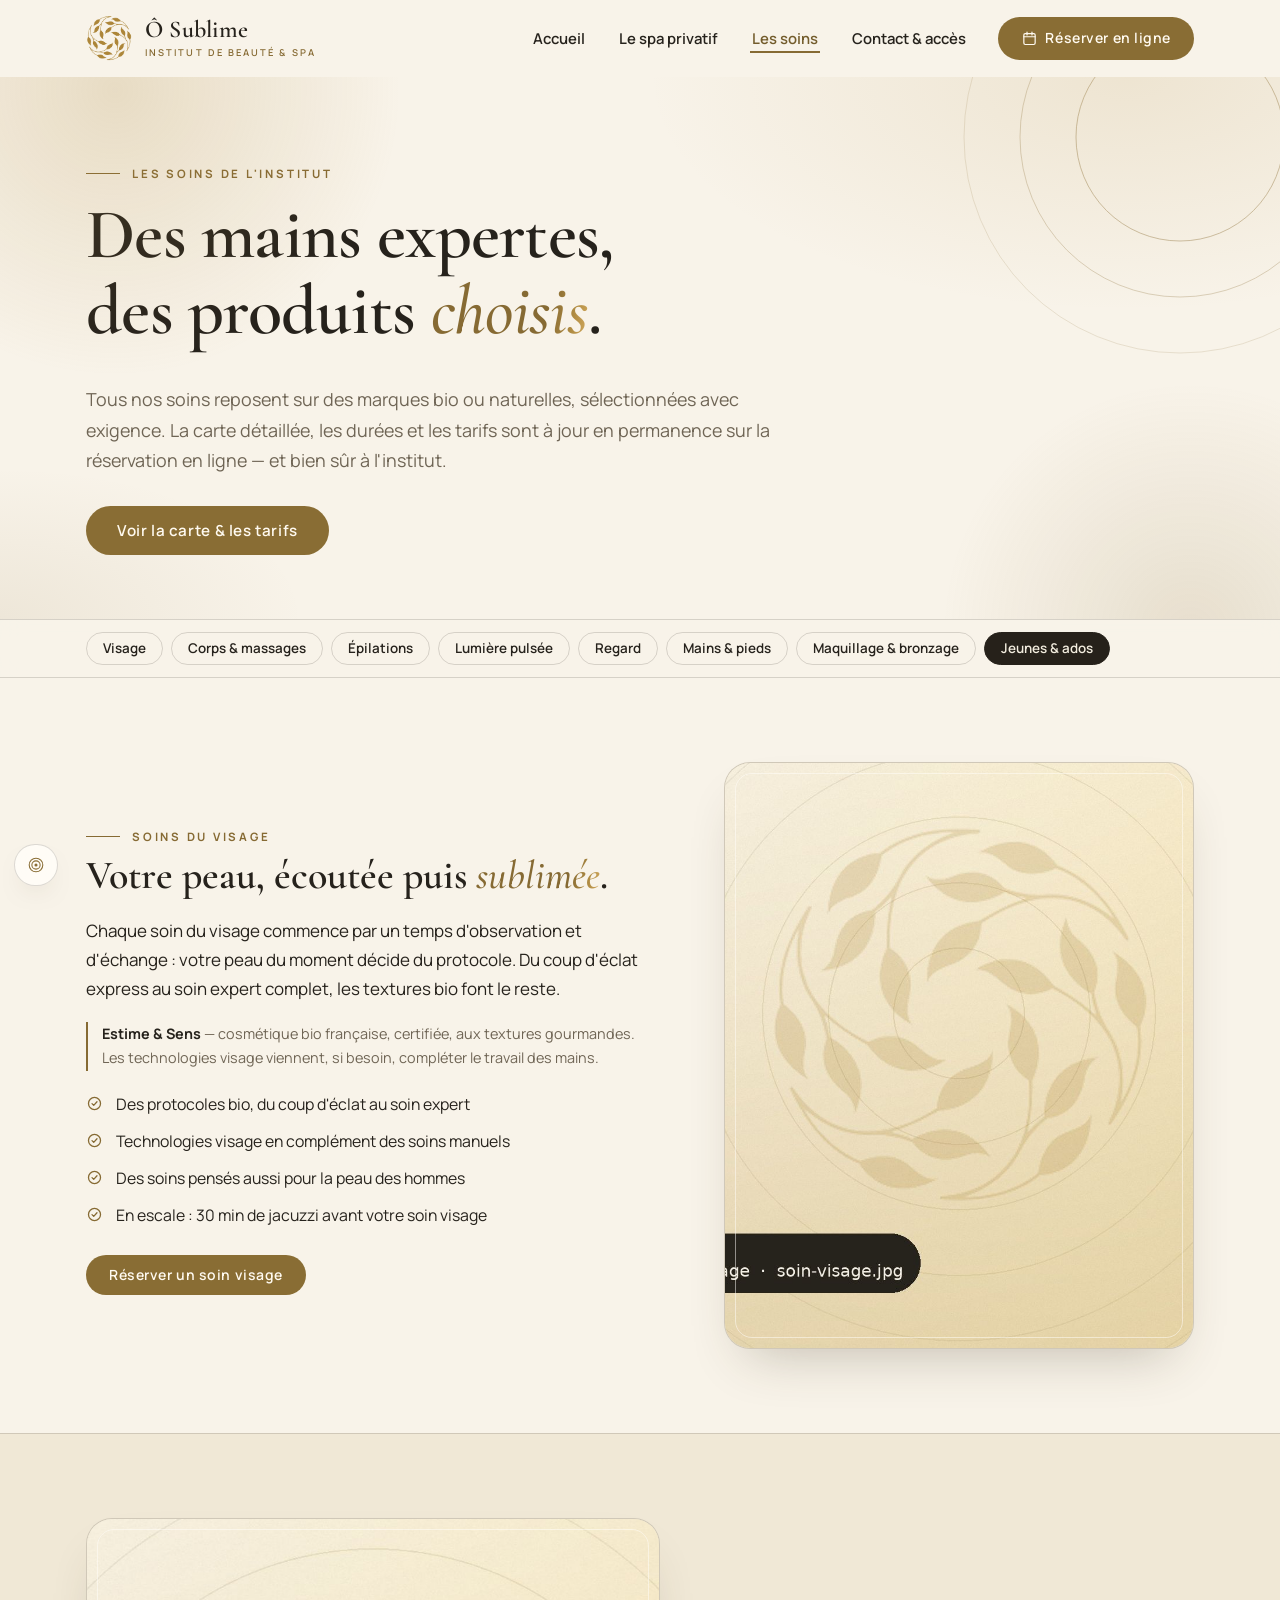
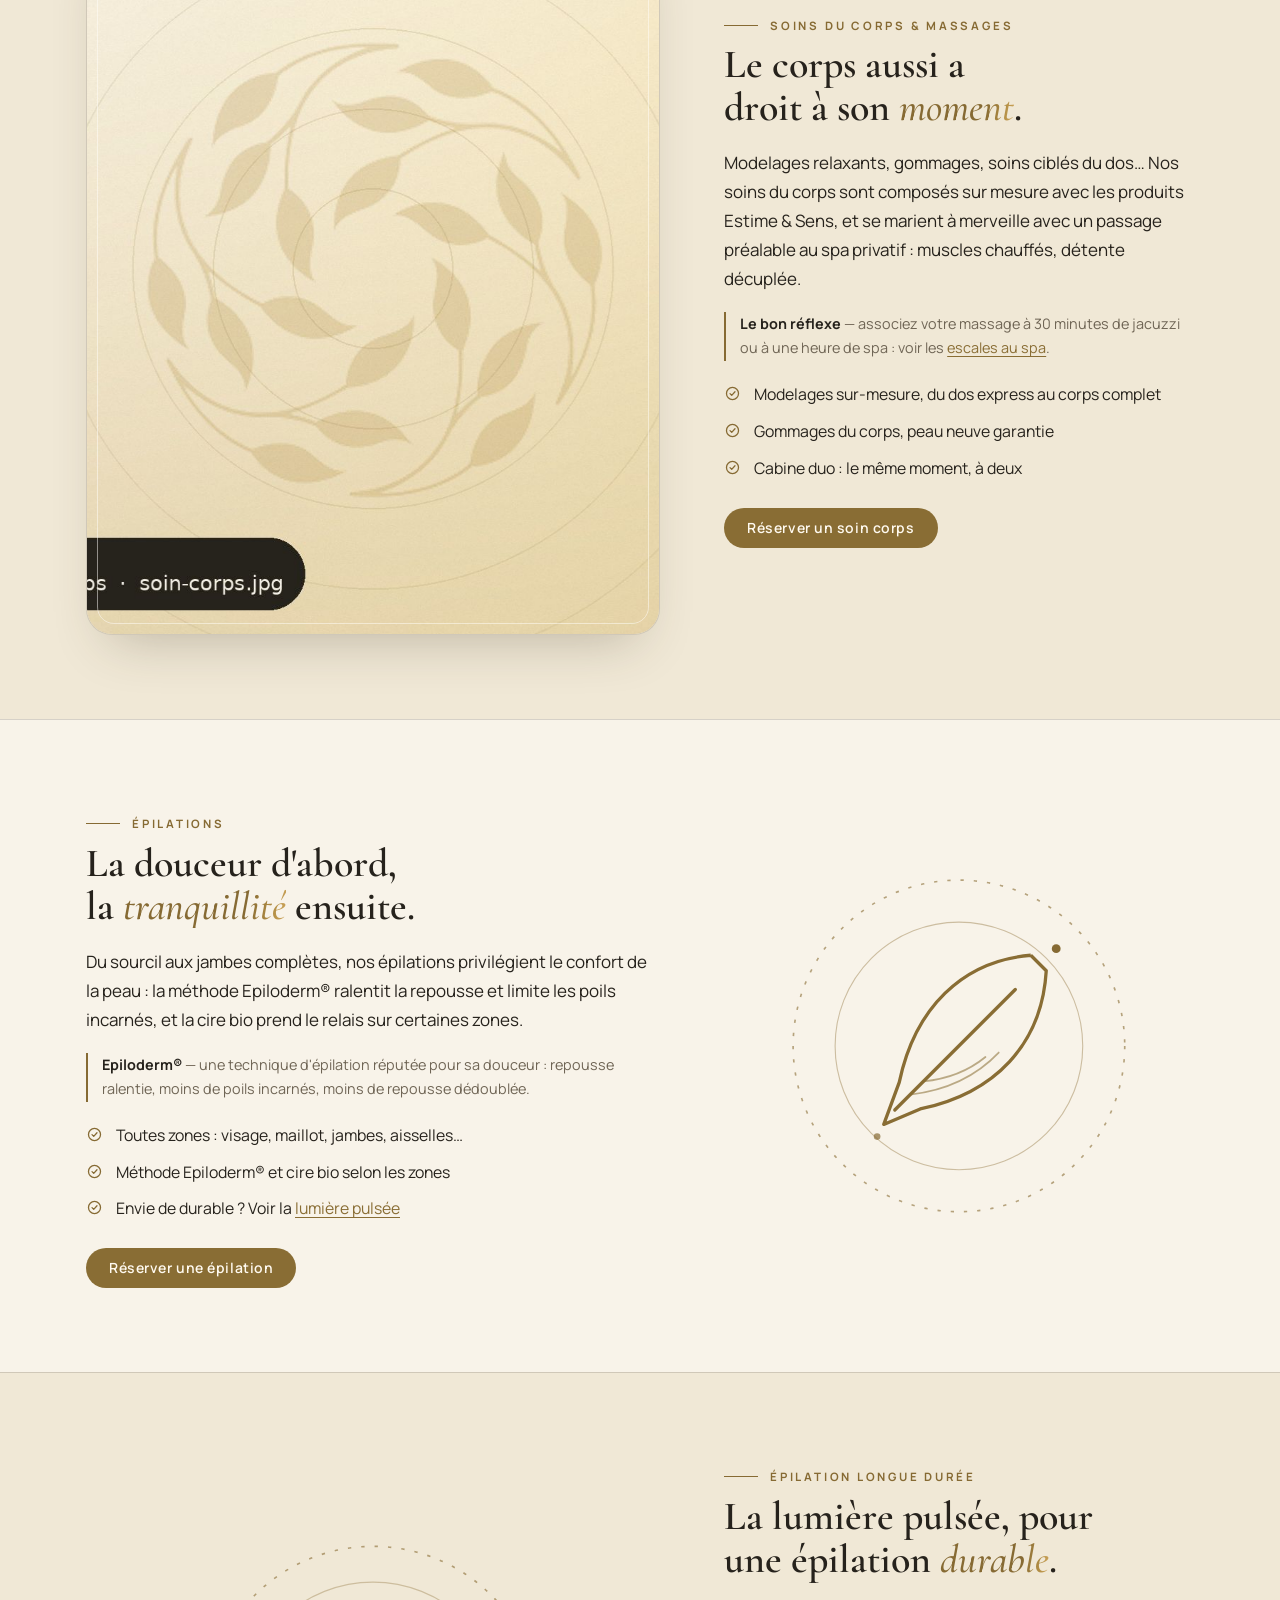
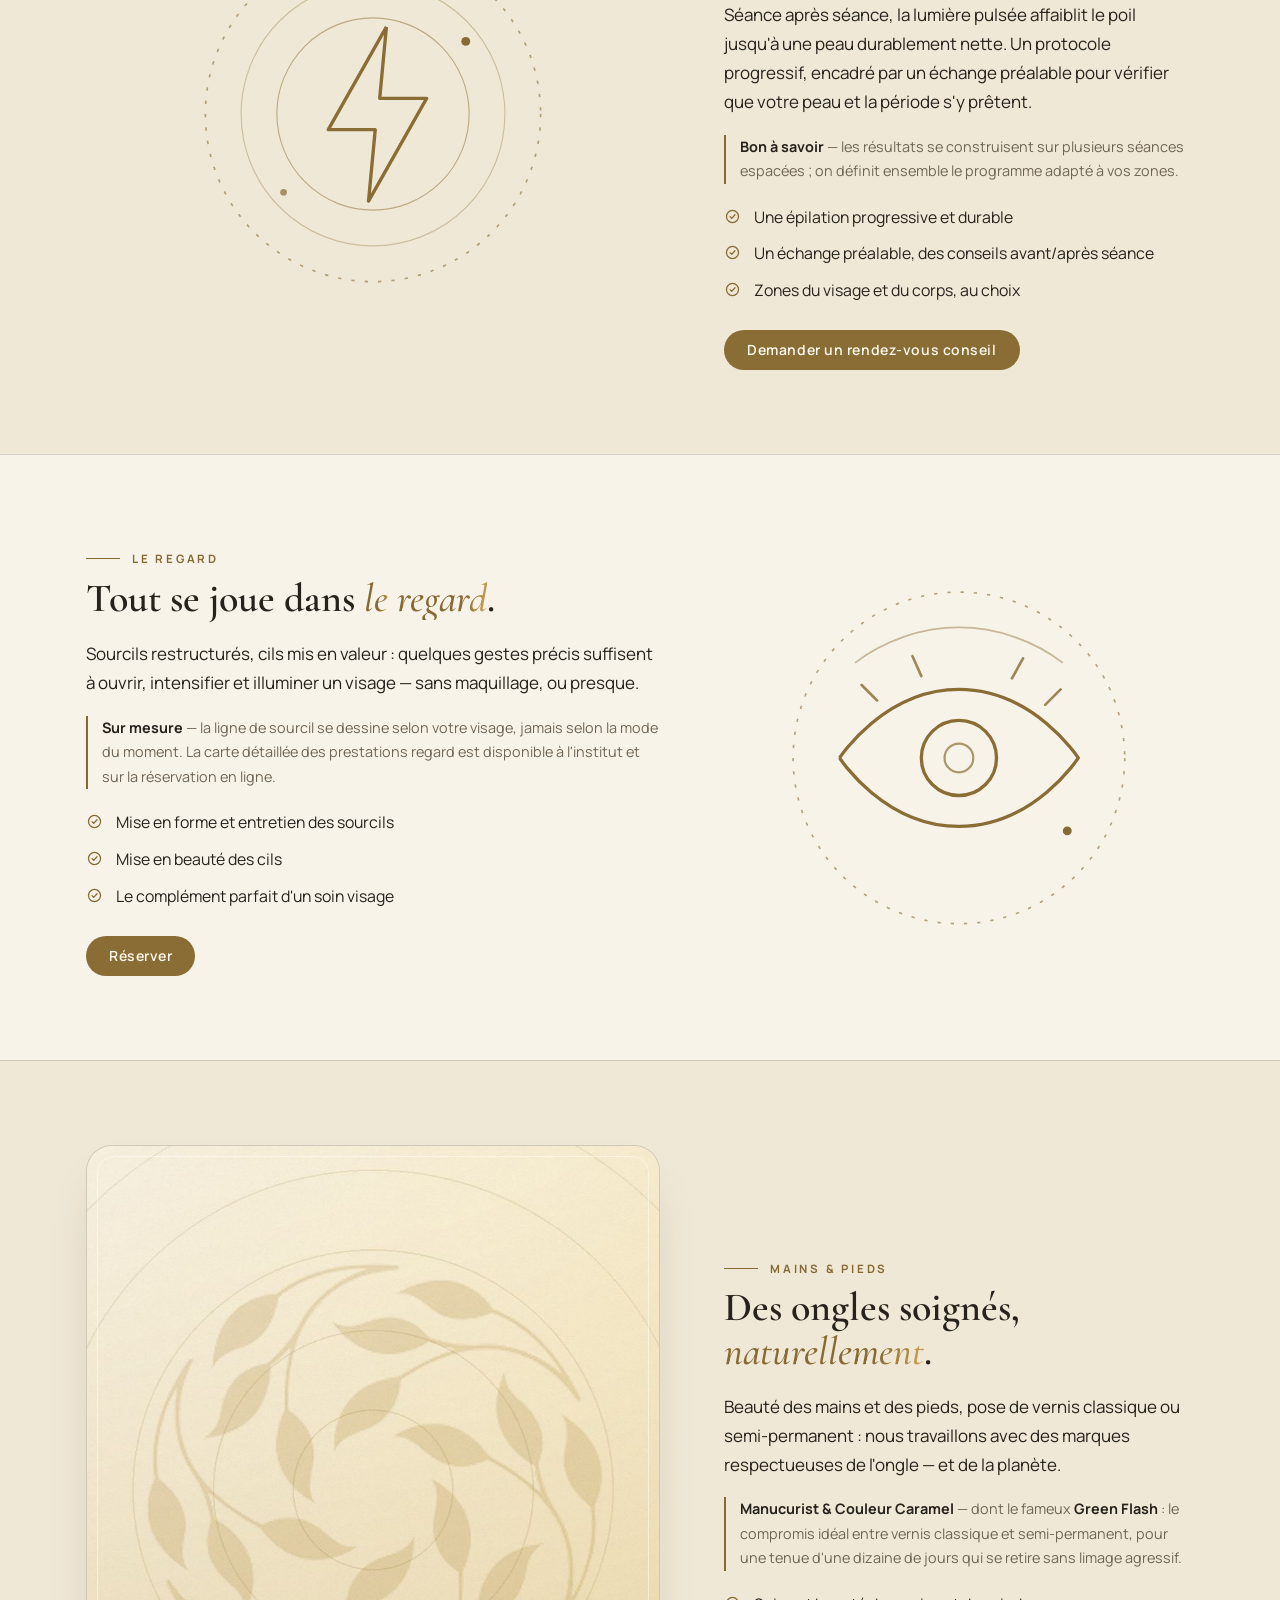
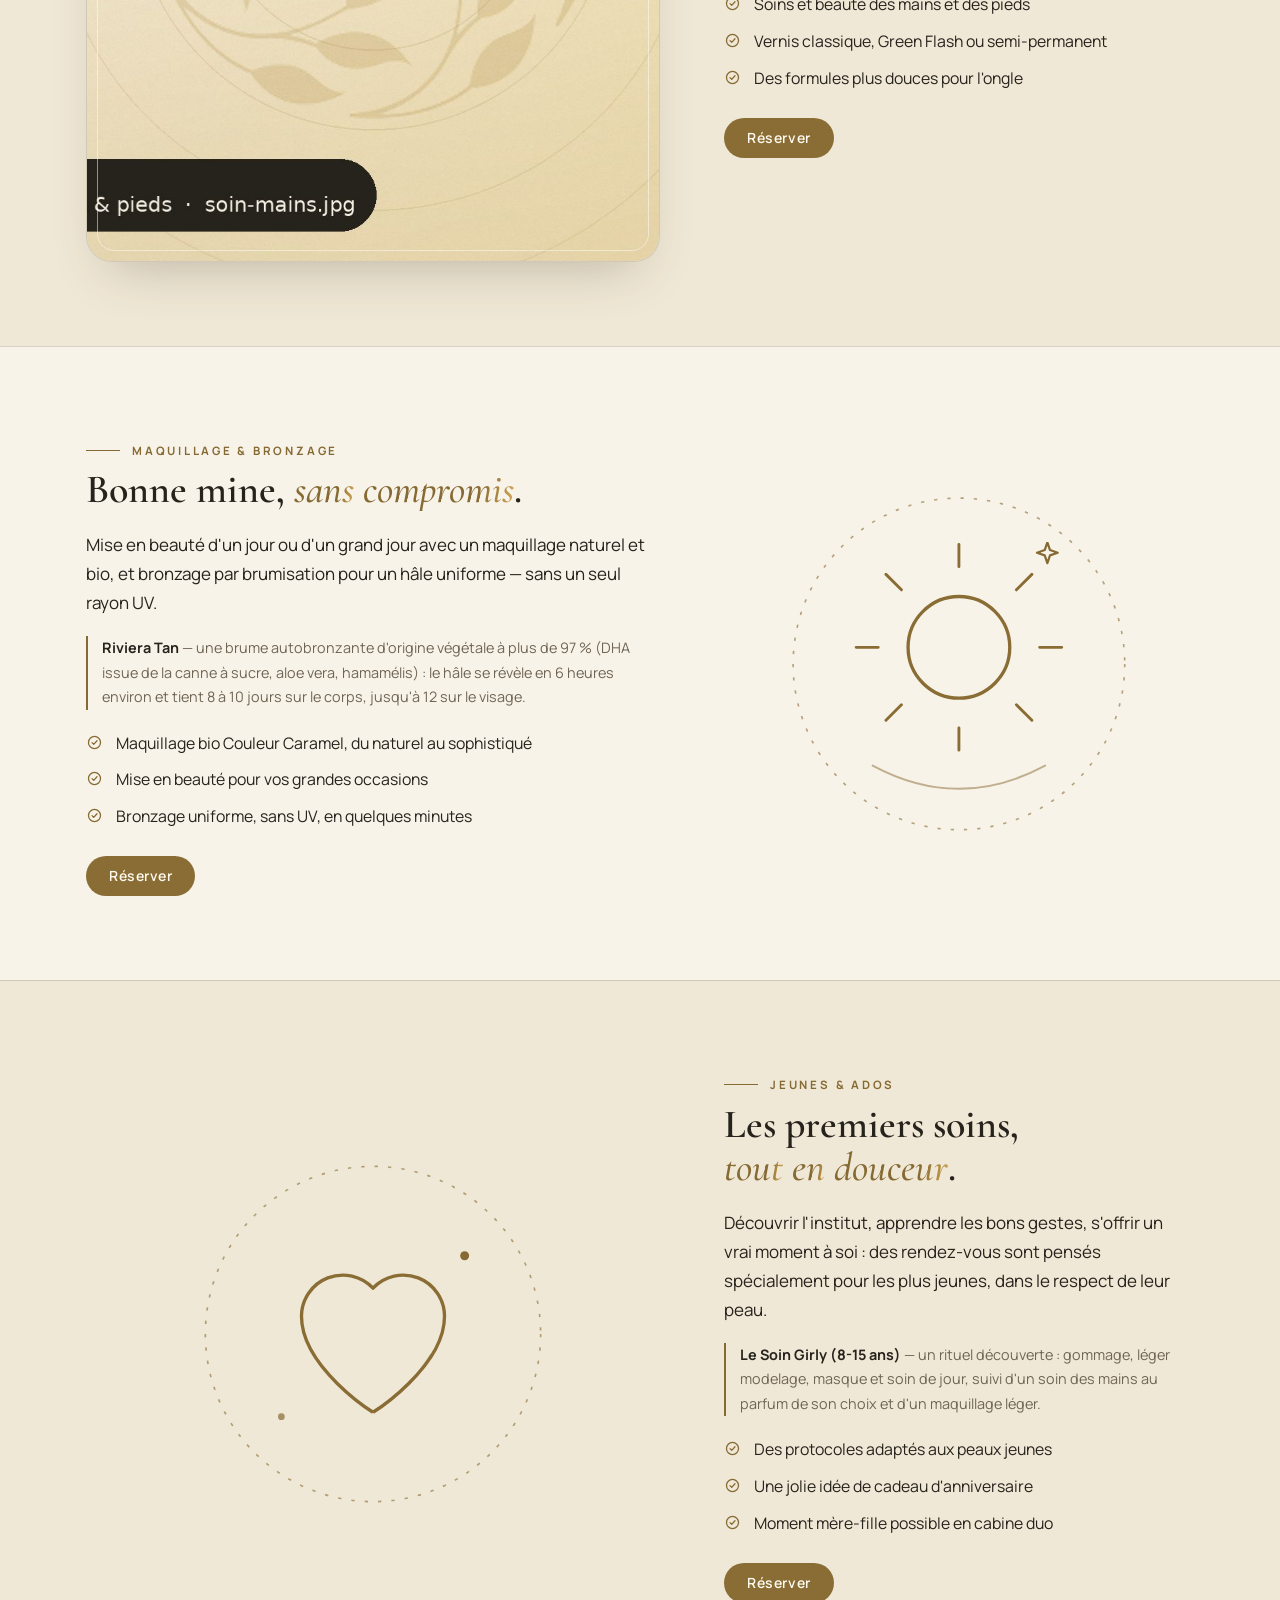
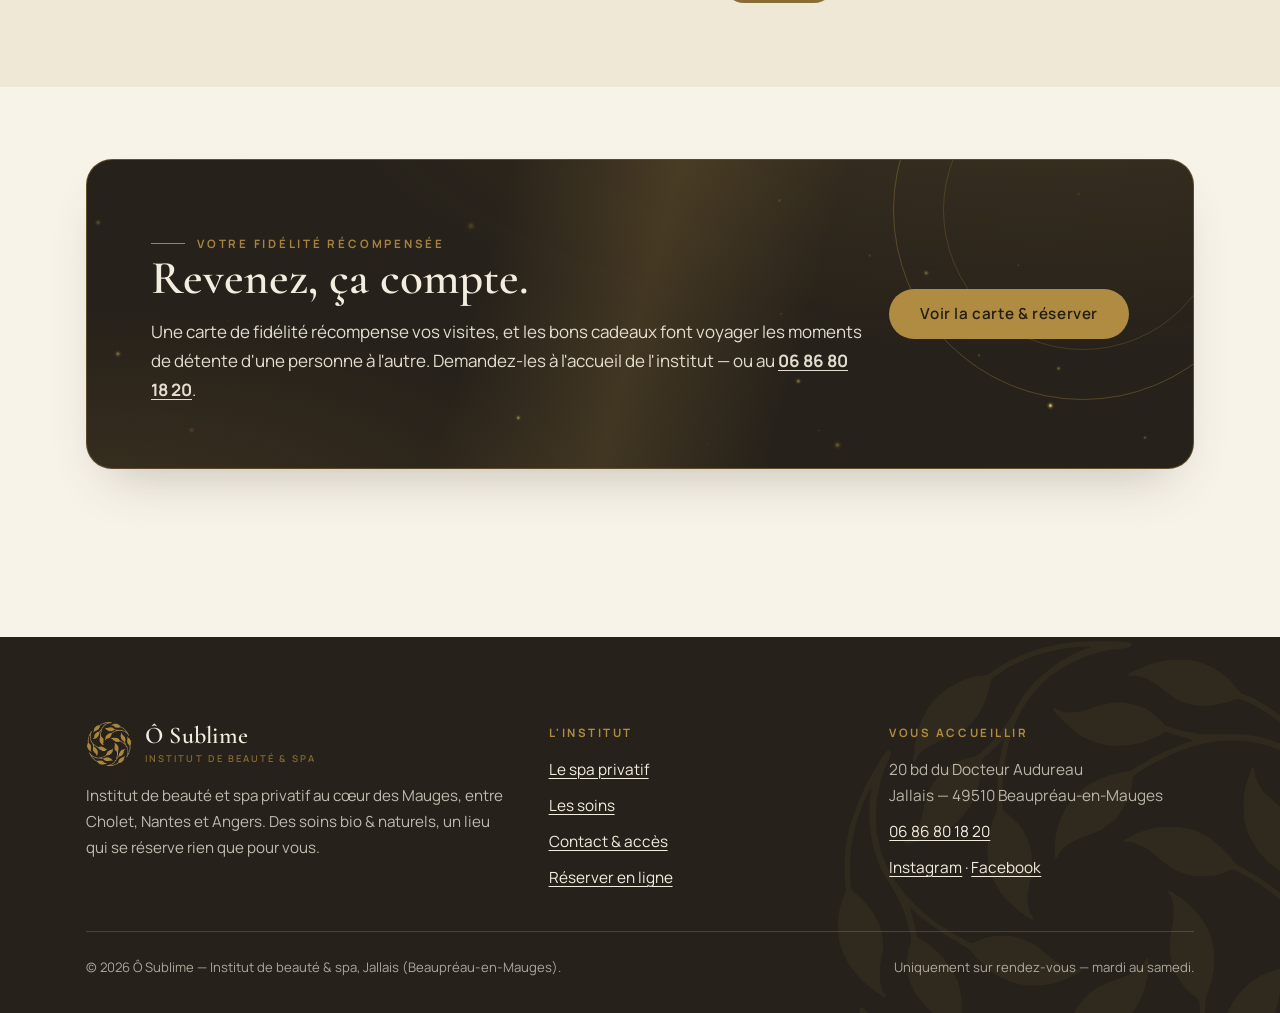
<file: soins.html>
<!DOCTYPE html>
<html lang="fr">
<head>
  <meta charset="utf-8">
  <meta name="viewport" content="width=device-width, initial-scale=1">
  <title>Les soins — visage, corps, épilations, regard, mains | Ô Sublime, Jallais</title>
  <meta name="description" content="Soins du visage Estime &amp; Sens, massages, épilations Epiloderm® et lumière pulsée, regard, beauté des mains et des pieds, maquillage bio, bronzage par brumisation : tous les soins de l'institut Ô Sublime à Jallais.">
  <link rel="icon" type="image/png" href="assets/img/favicon.png">
  <link rel="preconnect" href="https://fonts.googleapis.com">
  <link rel="preconnect" href="https://fonts.gstatic.com" crossorigin>
  <link href="https://fonts.googleapis.com/css2?family=Cormorant+Garamond:ital,wght@0,500;0,600;1,500&family=Manrope:wght@400;500;600;700&display=swap" rel="stylesheet">
  <link rel="stylesheet" href="assets/css/style.css">
  <link rel="stylesheet" href="assets/css/motion.css">
  <script>
  /* Couche « mouvement » : activée seulement si JS actif, si l'appareil n'a pas demandé de réduire les
     animations et si l'interrupteur n'est pas coupé. Filet de sécurité : sans motion.js sous 5 s, retour au site sobre. */
  (function(){var d=document.documentElement,r=false,s=null;d.classList.add('js');try{r=matchMedia('(prefers-reduced-motion: reduce)').matches;s=localStorage.getItem('os-motion')}catch(e){}
  if(s==='on'||(s!=='off'&&!r)){d.classList.add('has-motion');try{if(sessionStorage.getItem('os-curtain'))d.classList.add('curtain-hold')}catch(e){}
  setTimeout(function(){if(!window.OSMotion)d.classList.remove('has-motion','curtain-hold')},5000)}})();
  </script>
</head>
<body>
<a class="skip-link" href="#contenu">Aller au contenu</a>

<header class="site-head">
  <div class="wrap site-head__row">
    <a class="brand" href="index.html" aria-label="Ô Sublime — accueil">
      <img class="brand__mark" src="assets/img/logo-couronne.png" width="213" height="213" alt="">
      <span class="brand__name">Ô Sublime<span class="brand__sub">Institut de beauté &amp; spa</span></span>
    </a>
    <button class="nav-toggle" aria-expanded="false" aria-controls="menu" aria-label="Ouvrir le menu">
      <svg class="icon-burger" viewBox="0 0 24 24" fill="none" stroke="currentColor" stroke-width="1.8" stroke-linecap="round" aria-hidden="true"><path d="M4 7h16M4 12h16M4 17h16"/></svg>
      <svg class="icon-close" viewBox="0 0 24 24" fill="none" stroke="currentColor" stroke-width="1.8" stroke-linecap="round" aria-hidden="true"><path d="M6 6l12 12M18 6L6 18"/></svg>
    </button>
    <nav class="site-nav" id="menu" aria-label="Navigation principale">
      <a href="index.html">Accueil</a>
      <a href="spa.html">Le spa privatif</a>
      <a href="soins.html" aria-current="page">Les soins</a>
      <a href="contact.html">Contact &amp; accès</a>
      <a class="btn btn--sm" href="https://www.kalendes.com/platform/booking/osublime" target="_blank" rel="noopener">
        <svg viewBox="0 0 24 24" fill="none" stroke="currentColor" stroke-width="1.7" stroke-linecap="round" stroke-linejoin="round" aria-hidden="true"><rect x="4" y="5" width="16" height="15.5" rx="2"/><path d="M4 9.5h16M8.5 3v4M15.5 3v4"/></svg>
        Réserver en ligne
      </a>
    </nav>
  </div>
</header>

<main id="contenu">

  <!-- ========================= HÉROS ========================= -->
  <section class="page-hero" data-intro>
    <svg class="page-hero__deco" viewBox="0 0 600 600" fill="none" aria-hidden="true">
      <circle cx="300" cy="300" r="130" stroke="currentColor"/>
      <circle cx="300" cy="300" r="200" stroke="currentColor" opacity=".7"/>
      <circle cx="300" cy="300" r="270" stroke="currentColor" opacity=".4"/>
    </svg>
    <div class="wrap">
      <p class="kicker">Les soins de l'institut</p>
      <h1>Des mains expertes,<br>des produits <span class="gold-i">choisis</span>.</h1>
      <p class="lead">Tous nos soins reposent sur des marques bio ou naturelles, sélectionnées
      avec exigence. La carte détaillée, les durées et les tarifs sont à jour en permanence
      sur la réservation en ligne — et bien sûr à l'institut.</p>
      <div class="hero__cta">
        <a class="btn" href="https://www.kalendes.com/platform/booking/osublime" target="_blank" rel="noopener">Voir la carte &amp; les tarifs</a>
      </div>
    </div>
  </section>

  <!-- ========================= SOMMAIRE ========================= -->
  <nav class="chipnav" aria-label="Sommaire des soins">
    <div class="wrap">
      <ul>
        <li><a href="#visage">Visage</a></li>
        <li><a href="#corps">Corps &amp; massages</a></li>
        <li><a href="#epilations">Épilations</a></li>
        <li><a href="#lumiere-pulsee">Lumière pulsée</a></li>
        <li><a href="#regard">Regard</a></li>
        <li><a href="#mains-pieds">Mains &amp; pieds</a></li>
        <li><a href="#maquillage">Maquillage &amp; bronzage</a></li>
        <li><a href="#jeunes">Jeunes &amp; ados</a></li>
      </ul>
    </div>
  </nav>

  <!-- ========================= VISAGE ========================= -->
  <section class="care-sec" id="visage">
    <div class="wrap care-sec__grid">
      <div class="reveal">
        <p class="kicker">Soins du visage</p>
        <h2>Votre peau, écoutée puis <span class="gold-i">sublimée</span>.</h2>
        <p>Chaque soin du visage commence par un temps d'observation et d'échange : votre peau
        du moment décide du protocole. Du coup d'éclat express au soin expert complet,
        les textures bio font le reste.</p>
        <p class="brandline"><b>Estime &amp; Sens</b> — cosmétique bio française, certifiée,
        aux textures gourmandes. Les technologies visage viennent, si besoin, compléter le
        travail des mains.</p>
        <ul class="care-points">
          <li><svg viewBox="0 0 24 24" fill="none" stroke="currentColor" stroke-width="1.8" stroke-linecap="round" stroke-linejoin="round" aria-hidden="true"><circle cx="12" cy="12" r="8.5"/><path d="M8.5 12.2l2.4 2.4 4.6-5"/></svg>Des protocoles bio, du coup d'éclat au soin expert</li>
          <li><svg viewBox="0 0 24 24" fill="none" stroke="currentColor" stroke-width="1.8" stroke-linecap="round" stroke-linejoin="round" aria-hidden="true"><circle cx="12" cy="12" r="8.5"/><path d="M8.5 12.2l2.4 2.4 4.6-5"/></svg>Technologies visage en complément des soins manuels</li>
          <li><svg viewBox="0 0 24 24" fill="none" stroke="currentColor" stroke-width="1.8" stroke-linecap="round" stroke-linejoin="round" aria-hidden="true"><circle cx="12" cy="12" r="8.5"/><path d="M8.5 12.2l2.4 2.4 4.6-5"/></svg>Des soins pensés aussi pour la peau des hommes</li>
          <li><svg viewBox="0 0 24 24" fill="none" stroke="currentColor" stroke-width="1.8" stroke-linecap="round" stroke-linejoin="round" aria-hidden="true"><circle cx="12" cy="12" r="8.5"/><path d="M8.5 12.2l2.4 2.4 4.6-5"/></svg>En escale : 30 min de jacuzzi avant votre soin visage</li>
        </ul>
        <a class="btn btn--sm" href="https://www.kalendes.com/platform/booking/osublime" target="_blank" rel="noopener">Réserver un soin visage</a>
      </div>
      <div class="care-sec__media reveal reveal-d1">
        <figure class="photo photo--45"><img src="assets/img/photos/soin-visage.jpg" width="1500" height="1125" alt="Soin du visage en cabine" loading="lazy"></figure>
      </div>
    </div>
  </section>

  <!-- ========================= CORPS ========================= -->
  <section class="care-sec care-sec--flip section--tint" id="corps">
    <div class="wrap care-sec__grid">
      <div class="reveal">
        <p class="kicker">Soins du corps &amp; massages</p>
        <h2>Le corps aussi a droit à son <span class="gold-i">moment</span>.</h2>
        <p>Modelages relaxants, gommages, soins ciblés du dos… Nos soins du corps sont composés
        sur mesure avec les produits Estime &amp; Sens, et se marient à merveille avec un passage
        préalable au spa privatif : muscles chauffés, détente décuplée.</p>
        <p class="brandline"><b>Le bon réflexe</b> — associez votre massage à 30 minutes de
        jacuzzi ou à une heure de spa : voir les <a href="spa.html#escales">escales au spa</a>.</p>
        <ul class="care-points">
          <li><svg viewBox="0 0 24 24" fill="none" stroke="currentColor" stroke-width="1.8" stroke-linecap="round" stroke-linejoin="round" aria-hidden="true"><circle cx="12" cy="12" r="8.5"/><path d="M8.5 12.2l2.4 2.4 4.6-5"/></svg>Modelages sur-mesure, du dos express au corps complet</li>
          <li><svg viewBox="0 0 24 24" fill="none" stroke="currentColor" stroke-width="1.8" stroke-linecap="round" stroke-linejoin="round" aria-hidden="true"><circle cx="12" cy="12" r="8.5"/><path d="M8.5 12.2l2.4 2.4 4.6-5"/></svg>Gommages du corps, peau neuve garantie</li>
          <li><svg viewBox="0 0 24 24" fill="none" stroke="currentColor" stroke-width="1.8" stroke-linecap="round" stroke-linejoin="round" aria-hidden="true"><circle cx="12" cy="12" r="8.5"/><path d="M8.5 12.2l2.4 2.4 4.6-5"/></svg>Cabine duo : le même moment, à deux</li>
        </ul>
        <a class="btn btn--sm" href="https://www.kalendes.com/platform/booking/osublime" target="_blank" rel="noopener">Réserver un soin corps</a>
      </div>
      <div class="care-sec__media reveal reveal-d1">
        <figure class="photo photo--45"><img src="assets/img/photos/soin-corps.jpg" width="1500" height="1125" alt="Massage du corps en cabine" loading="lazy"></figure>
      </div>
    </div>
  </section>

  <!-- ========================= ÉPILATIONS ========================= -->
  <section class="care-sec" id="epilations">
    <div class="wrap care-sec__grid">
      <div class="reveal">
        <p class="kicker">Épilations</p>
        <h2>La douceur d'abord, la <span class="gold-i">tranquillité</span> ensuite.</h2>
        <p>Du sourcil aux jambes complètes, nos épilations privilégient le confort de la peau :
        la méthode Epiloderm® ralentit la repousse et limite les poils incarnés, et la cire bio
        prend le relais sur certaines zones.</p>
        <p class="brandline"><b>Epiloderm®</b> — une technique d'épilation réputée pour sa
        douceur : repousse ralentie, moins de poils incarnés, moins de repousse dédoublée.</p>
        <ul class="care-points">
          <li><svg viewBox="0 0 24 24" fill="none" stroke="currentColor" stroke-width="1.8" stroke-linecap="round" stroke-linejoin="round" aria-hidden="true"><circle cx="12" cy="12" r="8.5"/><path d="M8.5 12.2l2.4 2.4 4.6-5"/></svg>Toutes zones : visage, maillot, jambes, aisselles…</li>
          <li><svg viewBox="0 0 24 24" fill="none" stroke="currentColor" stroke-width="1.8" stroke-linecap="round" stroke-linejoin="round" aria-hidden="true"><circle cx="12" cy="12" r="8.5"/><path d="M8.5 12.2l2.4 2.4 4.6-5"/></svg>Méthode Epiloderm® et cire bio selon les zones</li>
          <li><svg viewBox="0 0 24 24" fill="none" stroke="currentColor" stroke-width="1.8" stroke-linecap="round" stroke-linejoin="round" aria-hidden="true"><circle cx="12" cy="12" r="8.5"/><path d="M8.5 12.2l2.4 2.4 4.6-5"/></svg>Envie de durable ? Voir la <a href="#lumiere-pulsee">lumière pulsée</a></li>
        </ul>
        <a class="btn btn--sm" href="https://www.kalendes.com/platform/booking/osublime" target="_blank" rel="noopener">Réserver une épilation</a>
      </div>
      <div class="care-sec__media reveal reveal-d1">
        <svg class="ill" viewBox="0 0 340 340" fill="none" stroke="currentColor" aria-hidden="true">
          <circle cx="170" cy="170" r="150" stroke-dasharray="3 9" stroke-width="1.5" opacity=".6"/>
          <circle cx="170" cy="170" r="112" stroke-width="1" opacity=".4"/>
          <path d="M235 88c-62 5-105 48-119 115l-14 38 33-14c67-14 110-58 114-125l-14-14z" stroke-width="3" stroke-linejoin="round"/>
          <path d="M112 228L221 119" stroke-width="3" stroke-linecap="round"/>
          <path d="M138 202c22-2 40-9 56-22M126 214c34-4 60-17 80-38" stroke-width="1.6" stroke-linecap="round" opacity=".55"/>
          <circle cx="258" cy="82" r="4" style="fill:var(--brass)" stroke="none"/>
          <circle cx="96" cy="252" r="3" style="fill:var(--brass)" stroke="none" opacity=".7"/>
        </svg>
      </div>
    </div>
  </section>

  <!-- ========================= LUMIÈRE PULSÉE ========================= -->
  <section class="care-sec care-sec--flip section--tint" id="lumiere-pulsee">
    <div class="wrap care-sec__grid">
      <div class="reveal">
        <p class="kicker">Épilation longue durée</p>
        <h2>La lumière pulsée, pour une épilation <span class="gold-i">durable</span>.</h2>
        <p>Séance après séance, la lumière pulsée affaiblit le poil jusqu'à une peau durablement
        nette. Un protocole progressif, encadré par un échange préalable pour vérifier que votre
        peau et la période s'y prêtent.</p>
        <p class="brandline"><b>Bon à savoir</b> — les résultats se construisent sur plusieurs
        séances espacées ; on définit ensemble le programme adapté à vos zones.</p>
        <ul class="care-points">
          <li><svg viewBox="0 0 24 24" fill="none" stroke="currentColor" stroke-width="1.8" stroke-linecap="round" stroke-linejoin="round" aria-hidden="true"><circle cx="12" cy="12" r="8.5"/><path d="M8.5 12.2l2.4 2.4 4.6-5"/></svg>Une épilation progressive et durable</li>
          <li><svg viewBox="0 0 24 24" fill="none" stroke="currentColor" stroke-width="1.8" stroke-linecap="round" stroke-linejoin="round" aria-hidden="true"><circle cx="12" cy="12" r="8.5"/><path d="M8.5 12.2l2.4 2.4 4.6-5"/></svg>Un échange préalable, des conseils avant/après séance</li>
          <li><svg viewBox="0 0 24 24" fill="none" stroke="currentColor" stroke-width="1.8" stroke-linecap="round" stroke-linejoin="round" aria-hidden="true"><circle cx="12" cy="12" r="8.5"/><path d="M8.5 12.2l2.4 2.4 4.6-5"/></svg>Zones du visage et du corps, au choix</li>
        </ul>
        <a class="btn btn--sm" href="contact.html">Demander un rendez-vous conseil</a>
      </div>
      <div class="care-sec__media reveal reveal-d1">
        <svg class="ill" viewBox="0 0 340 340" fill="none" stroke="currentColor" aria-hidden="true">
          <circle cx="170" cy="170" r="150" stroke-dasharray="3 9" stroke-width="1.5" opacity=".6"/>
          <circle cx="170" cy="170" r="118" stroke-width="1" opacity=".35"/>
          <circle cx="170" cy="170" r="86" stroke-width="1" opacity=".5"/>
          <path d="M182 92l-52 92h42l-6 64 52-92h-42l6-64z" stroke-width="3" stroke-linejoin="round"/>
          <circle cx="253" cy="105" r="4" style="fill:var(--brass)" stroke="none"/>
          <circle cx="90" cy="240" r="3" style="fill:var(--brass)" stroke="none" opacity=".7"/>
        </svg>
      </div>
    </div>
  </section>

  <!-- ========================= REGARD ========================= -->
  <section class="care-sec" id="regard">
    <div class="wrap care-sec__grid">
      <div class="reveal">
        <p class="kicker">Le regard</p>
        <h2>Tout se joue dans <span class="gold-i">le regard</span>.</h2>
        <p>Sourcils restructurés, cils mis en valeur : quelques gestes précis suffisent à ouvrir,
        intensifier et illuminer un visage — sans maquillage, ou presque.</p>
        <p class="brandline"><b>Sur mesure</b> — la ligne de sourcil se dessine selon votre visage,
        jamais selon la mode du moment. La carte détaillée des prestations regard est disponible
        à l'institut et sur la réservation en ligne.</p>
        <ul class="care-points">
          <li><svg viewBox="0 0 24 24" fill="none" stroke="currentColor" stroke-width="1.8" stroke-linecap="round" stroke-linejoin="round" aria-hidden="true"><circle cx="12" cy="12" r="8.5"/><path d="M8.5 12.2l2.4 2.4 4.6-5"/></svg>Mise en forme et entretien des sourcils</li>
          <li><svg viewBox="0 0 24 24" fill="none" stroke="currentColor" stroke-width="1.8" stroke-linecap="round" stroke-linejoin="round" aria-hidden="true"><circle cx="12" cy="12" r="8.5"/><path d="M8.5 12.2l2.4 2.4 4.6-5"/></svg>Mise en beauté des cils</li>
          <li><svg viewBox="0 0 24 24" fill="none" stroke="currentColor" stroke-width="1.8" stroke-linecap="round" stroke-linejoin="round" aria-hidden="true"><circle cx="12" cy="12" r="8.5"/><path d="M8.5 12.2l2.4 2.4 4.6-5"/></svg>Le complément parfait d'un soin visage</li>
        </ul>
        <a class="btn btn--sm" href="https://www.kalendes.com/platform/booking/osublime" target="_blank" rel="noopener">Réserver</a>
      </div>
      <div class="care-sec__media reveal reveal-d1">
        <svg class="ill" viewBox="0 0 340 340" fill="none" stroke="currentColor" aria-hidden="true">
          <circle cx="170" cy="170" r="150" stroke-dasharray="3 9" stroke-width="1.5" opacity=".6"/>
          <path d="M62 170s40-62 108-62 108 62 108 62-40 62-108 62-108-62-108-62z" stroke-width="3" stroke-linejoin="round"/>
          <circle cx="170" cy="170" r="34" stroke-width="3"/>
          <circle cx="170" cy="170" r="13" stroke-width="2" opacity=".7"/>
          <path d="M96 118l-14-14M136 96l-8-18M218 98l10-18M248 122l14-14" stroke-width="2.4" stroke-linecap="round" opacity=".8"/>
          <path d="M76 84c26-20 60-32 94-32s68 12 94 32" stroke-width="1.6" opacity=".45"/>
          <circle cx="268" cy="236" r="4" style="fill:var(--brass)" stroke="none"/>
        </svg>
      </div>
    </div>
  </section>

  <!-- ========================= MAINS & PIEDS ========================= -->
  <section class="care-sec care-sec--flip section--tint" id="mains-pieds">
    <div class="wrap care-sec__grid">
      <div class="reveal">
        <p class="kicker">Mains &amp; pieds</p>
        <h2>Des ongles soignés, <span class="gold-i">naturellement</span>.</h2>
        <p>Beauté des mains et des pieds, pose de vernis classique ou semi-permanent : nous
        travaillons avec des marques respectueuses de l'ongle — et de la planète.</p>
        <p class="brandline"><b>Manucurist &amp; Couleur Caramel</b> — dont le fameux
        <b>Green Flash</b> : le compromis idéal entre vernis classique et semi-permanent,
        pour une tenue d'une dizaine de jours qui se retire sans limage agressif.</p>
        <ul class="care-points">
          <li><svg viewBox="0 0 24 24" fill="none" stroke="currentColor" stroke-width="1.8" stroke-linecap="round" stroke-linejoin="round" aria-hidden="true"><circle cx="12" cy="12" r="8.5"/><path d="M8.5 12.2l2.4 2.4 4.6-5"/></svg>Soins et beauté des mains et des pieds</li>
          <li><svg viewBox="0 0 24 24" fill="none" stroke="currentColor" stroke-width="1.8" stroke-linecap="round" stroke-linejoin="round" aria-hidden="true"><circle cx="12" cy="12" r="8.5"/><path d="M8.5 12.2l2.4 2.4 4.6-5"/></svg>Vernis classique, Green Flash ou semi-permanent</li>
          <li><svg viewBox="0 0 24 24" fill="none" stroke="currentColor" stroke-width="1.8" stroke-linecap="round" stroke-linejoin="round" aria-hidden="true"><circle cx="12" cy="12" r="8.5"/><path d="M8.5 12.2l2.4 2.4 4.6-5"/></svg>Des formules plus douces pour l'ongle</li>
        </ul>
        <a class="btn btn--sm" href="https://www.kalendes.com/platform/booking/osublime" target="_blank" rel="noopener">Réserver</a>
      </div>
      <div class="care-sec__media reveal reveal-d1">
        <figure class="photo photo--45"><img src="assets/img/photos/soin-mains.jpg" width="1500" height="1125" alt="Beauté des mains et pose de vernis" loading="lazy"></figure>
      </div>
    </div>
  </section>

  <!-- ========================= MAQUILLAGE & BRONZAGE ========================= -->
  <section class="care-sec" id="maquillage">
    <div class="wrap care-sec__grid">
      <div class="reveal">
        <p class="kicker">Maquillage &amp; bronzage</p>
        <h2>Bonne mine, <span class="gold-i">sans compromis</span>.</h2>
        <p>Mise en beauté d'un jour ou d'un grand jour avec un maquillage naturel et bio,
        et bronzage par brumisation pour un hâle uniforme — sans un seul rayon UV.</p>
        <p class="brandline"><b>Riviera Tan</b> — une brume autobronzante d'origine végétale à
        plus de 97 % (DHA issue de la canne à sucre, aloe vera, hamamélis) : le hâle se révèle
        en 6 heures environ et tient 8 à 10 jours sur le corps, jusqu'à 12 sur le visage.</p>
        <ul class="care-points">
          <li><svg viewBox="0 0 24 24" fill="none" stroke="currentColor" stroke-width="1.8" stroke-linecap="round" stroke-linejoin="round" aria-hidden="true"><circle cx="12" cy="12" r="8.5"/><path d="M8.5 12.2l2.4 2.4 4.6-5"/></svg>Maquillage bio Couleur Caramel, du naturel au sophistiqué</li>
          <li><svg viewBox="0 0 24 24" fill="none" stroke="currentColor" stroke-width="1.8" stroke-linecap="round" stroke-linejoin="round" aria-hidden="true"><circle cx="12" cy="12" r="8.5"/><path d="M8.5 12.2l2.4 2.4 4.6-5"/></svg>Mise en beauté pour vos grandes occasions</li>
          <li><svg viewBox="0 0 24 24" fill="none" stroke="currentColor" stroke-width="1.8" stroke-linecap="round" stroke-linejoin="round" aria-hidden="true"><circle cx="12" cy="12" r="8.5"/><path d="M8.5 12.2l2.4 2.4 4.6-5"/></svg>Bronzage uniforme, sans UV, en quelques minutes</li>
        </ul>
        <a class="btn btn--sm" href="https://www.kalendes.com/platform/booking/osublime" target="_blank" rel="noopener">Réserver</a>
      </div>
      <div class="care-sec__media reveal reveal-d1">
        <svg class="ill" viewBox="0 0 340 340" fill="none" stroke="currentColor" aria-hidden="true">
          <circle cx="170" cy="170" r="150" stroke-dasharray="3 9" stroke-width="1.5" opacity=".6"/>
          <circle cx="170" cy="155" r="46" stroke-width="3"/>
          <path d="M170 82v-20M170 248v-20M243 155h20M77 155h20M222 103l14-14M104 221l14-14M222 207l14 14M104 89l14 14" stroke-width="2.6" stroke-linecap="round"/>
          <path d="M92 262c26 14 52 21 78 21s52-7 78-21" stroke-width="1.8" stroke-linecap="round" opacity=".5"/>
          <path d="M250 60l2.4 7 7 2.4-7 2.4-2.4 7-2.4-7-7-2.4 7-2.4 2.4-7z" stroke-width="2" stroke-linejoin="round" style="stroke:var(--brass)"/>
        </svg>
      </div>
    </div>
  </section>

  <!-- ========================= JEUNES ========================= -->
  <section class="care-sec care-sec--flip section--tint" id="jeunes">
    <div class="wrap care-sec__grid">
      <div class="reveal">
        <p class="kicker">Jeunes &amp; ados</p>
        <h2>Les premiers soins, <span class="gold-i">tout en douceur</span>.</h2>
        <p>Découvrir l'institut, apprendre les bons gestes, s'offrir un vrai moment à soi :
        des rendez-vous sont pensés spécialement pour les plus jeunes, dans le respect
        de leur peau.</p>
        <p class="brandline"><b>Le Soin Girly (8-15 ans)</b> — un rituel découverte :
        gommage, léger modelage, masque et soin de jour, suivi d'un soin des mains au parfum
        de son choix et d'un maquillage léger.</p>
        <ul class="care-points">
          <li><svg viewBox="0 0 24 24" fill="none" stroke="currentColor" stroke-width="1.8" stroke-linecap="round" stroke-linejoin="round" aria-hidden="true"><circle cx="12" cy="12" r="8.5"/><path d="M8.5 12.2l2.4 2.4 4.6-5"/></svg>Des protocoles adaptés aux peaux jeunes</li>
          <li><svg viewBox="0 0 24 24" fill="none" stroke="currentColor" stroke-width="1.8" stroke-linecap="round" stroke-linejoin="round" aria-hidden="true"><circle cx="12" cy="12" r="8.5"/><path d="M8.5 12.2l2.4 2.4 4.6-5"/></svg>Une jolie idée de cadeau d'anniversaire</li>
          <li><svg viewBox="0 0 24 24" fill="none" stroke="currentColor" stroke-width="1.8" stroke-linecap="round" stroke-linejoin="round" aria-hidden="true"><circle cx="12" cy="12" r="8.5"/><path d="M8.5 12.2l2.4 2.4 4.6-5"/></svg>Moment mère-fille possible en cabine duo</li>
        </ul>
        <a class="btn btn--sm" href="https://www.kalendes.com/platform/booking/osublime" target="_blank" rel="noopener">Réserver</a>
      </div>
      <div class="care-sec__media reveal reveal-d1">
        <svg class="ill" viewBox="0 0 340 340" fill="none" stroke="currentColor" aria-hidden="true">
          <circle cx="170" cy="170" r="150" stroke-dasharray="3 9" stroke-width="1.5" opacity=".6"/>
          <path d="M170 240s-64-40-64-86a37 37 0 0 1 64-25 37 37 0 0 1 64 25c0 46-64 86-64 86z" stroke-width="3" stroke-linejoin="round"/>
          <path d="M170 240c20-14 40-32 52-52" stroke-width="1.6" opacity=".5"/>
          <circle cx="252" cy="100" r="4" style="fill:var(--brass)" stroke="none"/>
          <circle cx="88" cy="244" r="3" style="fill:var(--brass)" stroke="none" opacity=".7"/>
        </svg>
      </div>
    </div>
  </section>

  <!-- ========================= FIDÉLITÉ ========================= -->
  <section class="section section--tight">
    <div class="wrap">
      <div class="band reveal">
        <div>
          <p class="kicker">Votre fidélité récompensée</p>
          <h2>Revenez, ça compte.</h2>
          <p>Une carte de fidélité récompense vos visites, et les bons cadeaux font voyager
          les moments de détente d'une personne à l'autre. Demandez-les à l'accueil de
          l'institut — ou au <a href="tel:+33686801820" style="color:inherit"><strong>06 86 80 18 20</strong></a>.</p>
        </div>
        <div class="band__cta">
          <a class="btn btn--light" href="https://www.kalendes.com/platform/booking/osublime" target="_blank" rel="noopener">Voir la carte &amp; réserver</a>
        </div>
      </div>
    </div>
  </section>

</main>

<footer class="site-foot">
  <div class="wrap">
    <div class="foot-grid">
      <div class="foot-brand">
        <a class="brand" href="index.html" aria-label="Ô Sublime — accueil">
          <img class="brand__mark" src="assets/img/logo-couronne.png" width="213" height="213" alt="">
          <span class="brand__name">Ô Sublime<span class="brand__sub">Institut de beauté &amp; spa</span></span>
        </a>
        <p>Institut de beauté et spa privatif au cœur des Mauges, entre Cholet, Nantes et Angers.
        Des soins bio &amp; naturels, un lieu qui se réserve rien que pour vous.</p>
      </div>
      <nav aria-label="Plan du site">
        <h4>L'institut</h4>
        <ul>
          <li><a href="spa.html">Le spa privatif</a></li>
          <li><a href="soins.html">Les soins</a></li>
          <li><a href="contact.html">Contact &amp; accès</a></li>
          <li><a href="https://www.kalendes.com/platform/booking/osublime" target="_blank" rel="noopener">Réserver en ligne</a></li>
        </ul>
      </nav>
      <div>
        <h4>Vous accueillir</h4>
        <ul>
          <li><span>20 bd du Docteur Audureau<br>Jallais — 49510 Beaupréau-en-Mauges</span></li>
          <li><a href="tel:+33686801820">06 86 80 18 20</a></li>
          <li><a href="https://www.instagram.com/osublime.institutspa/" target="_blank" rel="noopener">Instagram</a> · <a href="https://www.facebook.com/OSublimeFR/" target="_blank" rel="noopener">Facebook</a></li>
        </ul>
      </div>
    </div>
    <div class="foot-legal">
      <p>© <span id="annee">2026</span> Ô Sublime — Institut de beauté &amp; spa, Jallais (Beaupréau-en-Mauges).</p>
      <p>Uniquement sur rendez-vous — mardi au samedi.</p>
    </div>
  </div>
</footer>

<script src="assets/js/main.js"></script>
<script src="assets/js/wreath.js"></script>
<script src="assets/js/motion.js"></script>
</body>
</html>
</file>
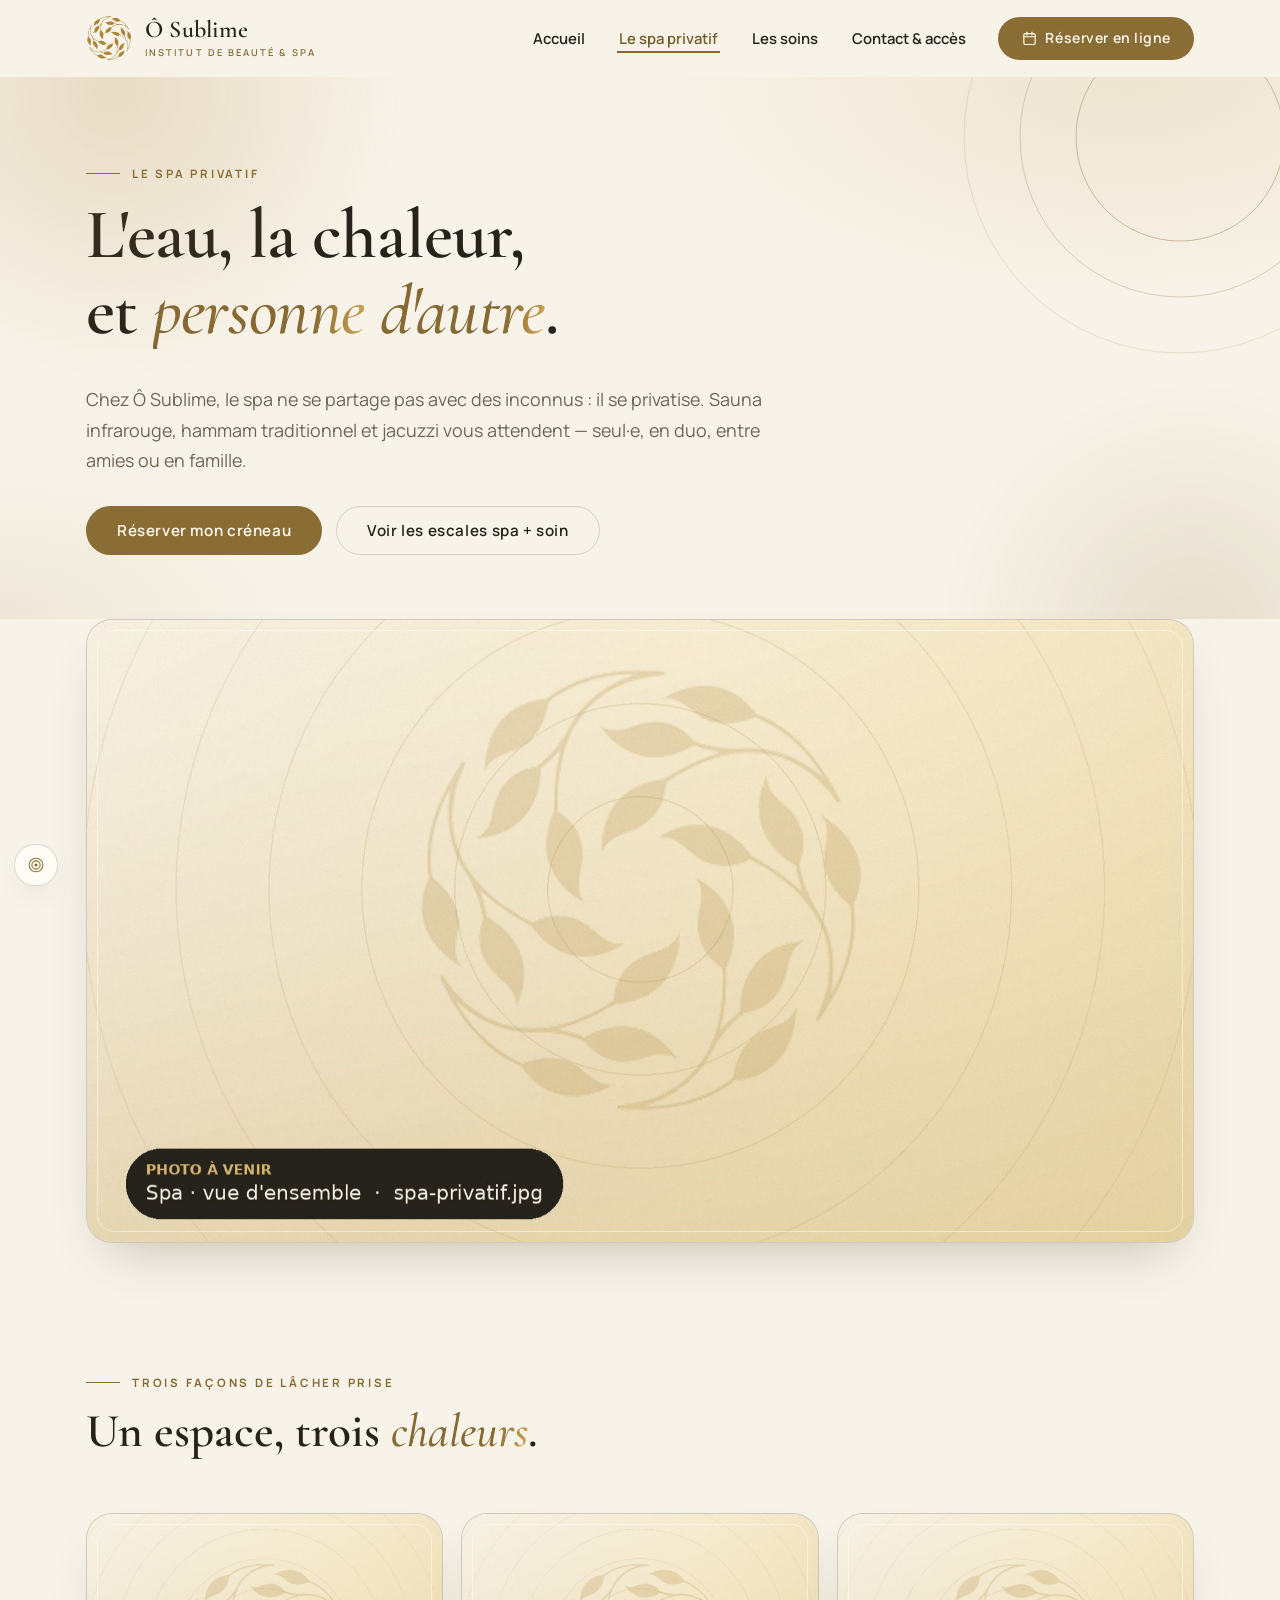
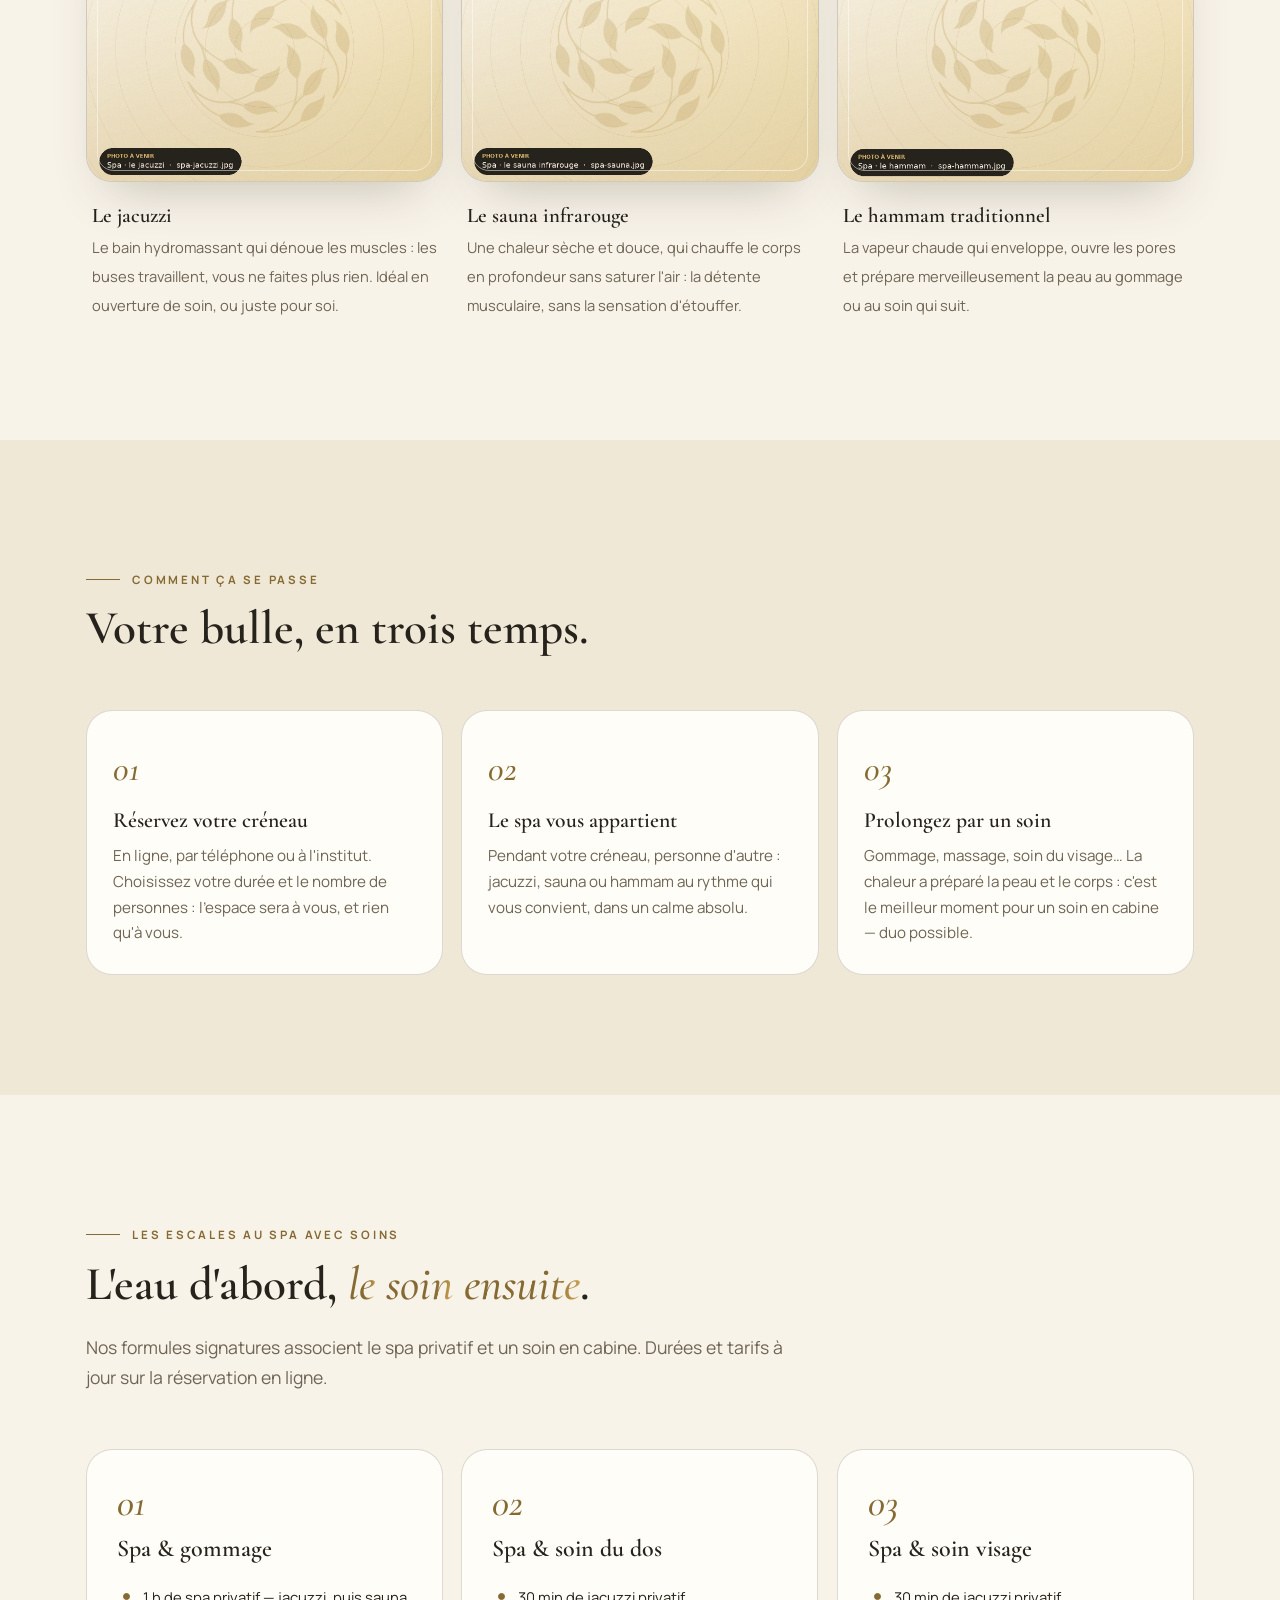
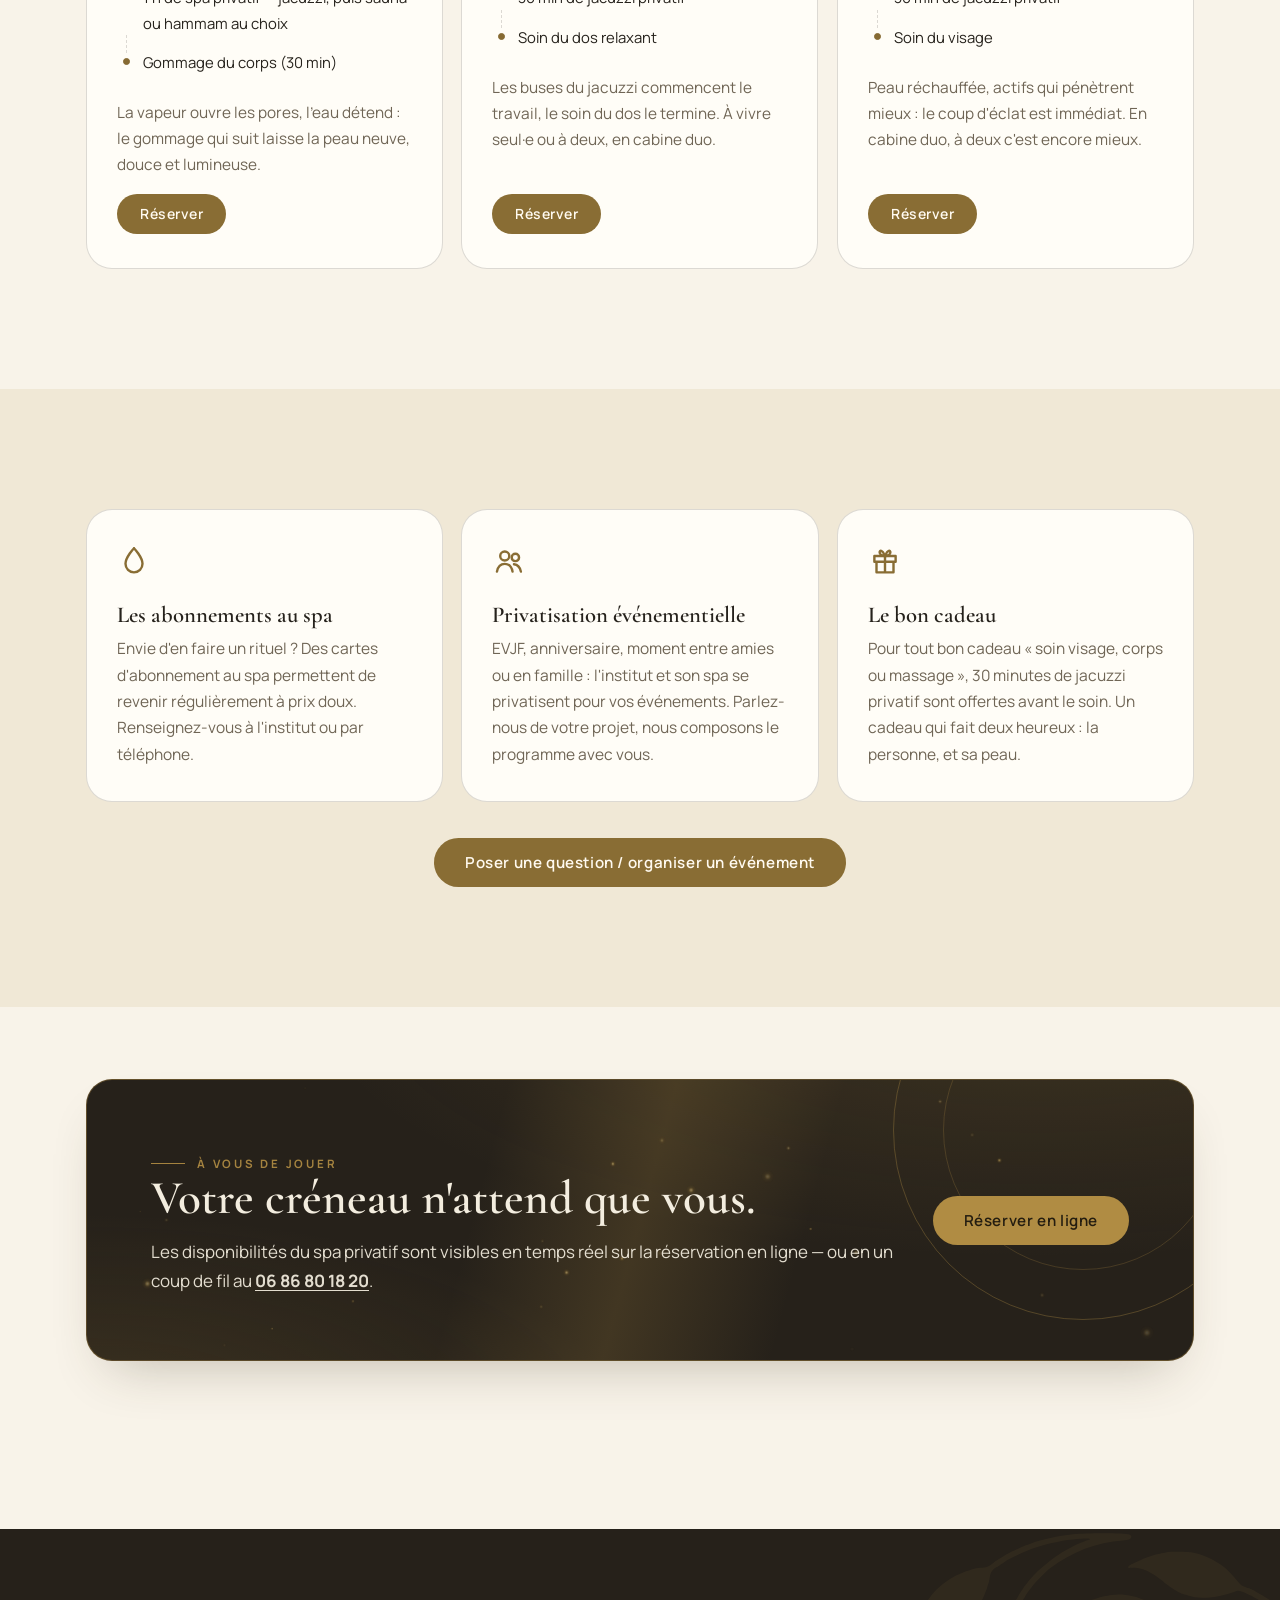
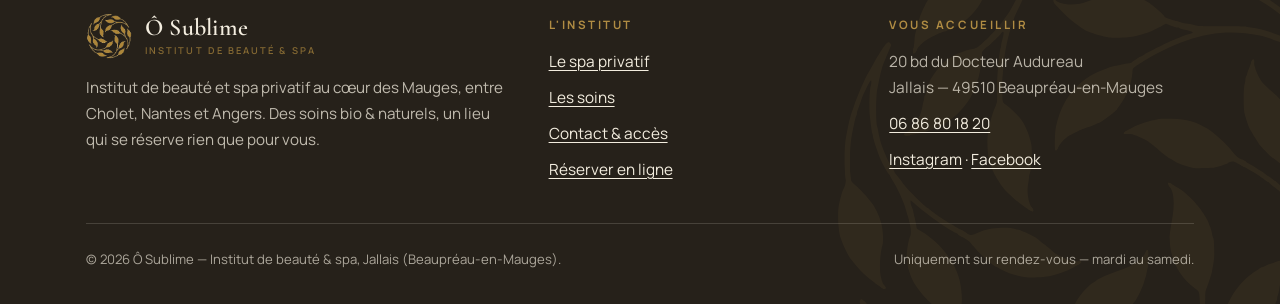
<file: spa.html>
<!DOCTYPE html>
<html lang="fr">
<head>
  <meta charset="utf-8">
  <meta name="viewport" content="width=device-width, initial-scale=1">
  <title>Le spa privatif — sauna infrarouge, hammam &amp; jacuzzi | Ô Sublime, Jallais</title>
  <meta name="description" content="Un espace spa 100 % privatisé à Jallais : sauna infrarouge, hammam traditionnel et jacuzzi, seul·e, en duo ou en petit groupe. Escales spa + soin, abonnements, privatisation événementielle.">
  <link rel="icon" type="image/png" href="assets/img/favicon.png">
  <link rel="preconnect" href="https://fonts.googleapis.com">
  <link rel="preconnect" href="https://fonts.gstatic.com" crossorigin>
  <link href="https://fonts.googleapis.com/css2?family=Cormorant+Garamond:ital,wght@0,500;0,600;1,500&family=Manrope:wght@400;500;600;700&display=swap" rel="stylesheet">
  <link rel="stylesheet" href="assets/css/style.css">
  <link rel="stylesheet" href="assets/css/motion.css">
  <script>
  /* Couche « mouvement » : activée seulement si JS actif, si l'appareil n'a pas demandé de réduire les
     animations et si l'interrupteur n'est pas coupé. Filet de sécurité : sans motion.js sous 5 s, retour au site sobre. */
  (function(){var d=document.documentElement,r=false,s=null;d.classList.add('js');try{r=matchMedia('(prefers-reduced-motion: reduce)').matches;s=localStorage.getItem('os-motion')}catch(e){}
  if(s==='on'||(s!=='off'&&!r)){d.classList.add('has-motion');try{if(sessionStorage.getItem('os-curtain'))d.classList.add('curtain-hold')}catch(e){}
  setTimeout(function(){if(!window.OSMotion)d.classList.remove('has-motion','curtain-hold')},5000)}})();
  </script>
</head>
<body>
<a class="skip-link" href="#contenu">Aller au contenu</a>

<header class="site-head">
  <div class="wrap site-head__row">
    <a class="brand" href="index.html" aria-label="Ô Sublime — accueil">
      <img class="brand__mark" src="assets/img/logo-couronne.png" width="213" height="213" alt="">
      <span class="brand__name">Ô Sublime<span class="brand__sub">Institut de beauté &amp; spa</span></span>
    </a>
    <button class="nav-toggle" aria-expanded="false" aria-controls="menu" aria-label="Ouvrir le menu">
      <svg class="icon-burger" viewBox="0 0 24 24" fill="none" stroke="currentColor" stroke-width="1.8" stroke-linecap="round" aria-hidden="true"><path d="M4 7h16M4 12h16M4 17h16"/></svg>
      <svg class="icon-close" viewBox="0 0 24 24" fill="none" stroke="currentColor" stroke-width="1.8" stroke-linecap="round" aria-hidden="true"><path d="M6 6l12 12M18 6L6 18"/></svg>
    </button>
    <nav class="site-nav" id="menu" aria-label="Navigation principale">
      <a href="index.html">Accueil</a>
      <a href="spa.html" aria-current="page">Le spa privatif</a>
      <a href="soins.html">Les soins</a>
      <a href="contact.html">Contact &amp; accès</a>
      <a class="btn btn--sm" href="https://www.kalendes.com/platform/booking/osublime" target="_blank" rel="noopener">
        <svg viewBox="0 0 24 24" fill="none" stroke="currentColor" stroke-width="1.7" stroke-linecap="round" stroke-linejoin="round" aria-hidden="true"><rect x="4" y="5" width="16" height="15.5" rx="2"/><path d="M4 9.5h16M8.5 3v4M15.5 3v4"/></svg>
        Réserver en ligne
      </a>
    </nav>
  </div>
</header>

<main id="contenu">

  <!-- ========================= HÉROS ========================= -->
  <section class="page-hero" data-intro>
    <svg class="page-hero__deco" viewBox="0 0 600 600" fill="none" aria-hidden="true">
      <circle cx="300" cy="300" r="130" stroke="currentColor"/>
      <circle cx="300" cy="300" r="200" stroke="currentColor" opacity=".7"/>
      <circle cx="300" cy="300" r="270" stroke="currentColor" opacity=".4"/>
    </svg>
    <div class="wrap">
      <p class="kicker">Le spa privatif</p>
      <h1>L'eau, la chaleur,<br>et <span class="gold-i">personne d'autre</span>.</h1>
      <p class="lead">Chez Ô Sublime, le spa ne se partage pas avec des inconnus : il se privatise.
      Sauna infrarouge, hammam traditionnel et jacuzzi vous attendent — seul·e, en duo,
      entre amies ou en famille.</p>
      <div class="hero__cta">
        <a class="btn" href="https://www.kalendes.com/platform/booking/osublime" target="_blank" rel="noopener">Réserver mon créneau</a>
        <a class="btn btn--ghost" href="#escales">Voir les escales spa + soin</a>
      </div>
    </div>
  </section>

  <div class="wrap">
    <figure class="photo reveal">
      <img src="assets/img/photos/spa-privatif.jpg" width="1920" height="1200" alt="Vue d'ensemble de l'espace spa privatif" style="aspect-ratio:16/9">
    </figure>
  </div>

  <!-- ========================= LES 3 ESPACES ========================= -->
  <section class="section">
    <div class="wrap">
      <div class="sec-head reveal">
        <p class="kicker">Trois façons de lâcher prise</p>
        <h2>Un espace, trois <span class="gold-i">chaleurs</span>.</h2>
      </div>
      <div class="spa-tiles">
        <figure class="spa-tile reveal">
          <div class="photo photo--43"><img src="assets/img/photos/spa-jacuzzi.jpg" width="1500" height="1125" alt="Le jacuzzi" loading="lazy"></div>
          <figcaption><b>Le jacuzzi</b><span>Le bain hydromassant qui dénoue les muscles : les buses travaillent,
          vous ne faites plus rien. Idéal en ouverture de soin, ou juste pour soi.</span></figcaption>
        </figure>
        <figure class="spa-tile reveal reveal-d1">
          <div class="photo photo--43"><img src="assets/img/photos/spa-sauna.jpg" width="1500" height="1125" alt="Le sauna infrarouge" loading="lazy"></div>
          <figcaption><b>Le sauna infrarouge</b><span>Une chaleur sèche et douce, qui chauffe le corps en profondeur
          sans saturer l'air : la détente musculaire, sans la sensation d'étouffer.</span></figcaption>
        </figure>
        <figure class="spa-tile reveal reveal-d2">
          <div class="photo photo--43"><img src="assets/img/photos/spa-hammam.jpg" width="1500" height="1125" alt="Le hammam traditionnel" loading="lazy"></div>
          <figcaption><b>Le hammam traditionnel</b><span>La vapeur chaude qui enveloppe, ouvre les pores et prépare
          merveilleusement la peau au gommage ou au soin qui suit.</span></figcaption>
        </figure>
      </div>
    </div>
  </section>

  <!-- ========================= COMMENT ÇA SE PASSE ========================= -->
  <section class="section section--tint">
    <div class="wrap">
      <div class="sec-head reveal">
        <p class="kicker">Comment ça se passe</p>
        <h2>Votre bulle, en trois temps.</h2>
      </div>
      <div class="steps">
        <article class="step reveal">
          <h3>Réservez votre créneau</h3>
          <p>En ligne, par téléphone ou à l'institut. Choisissez votre durée et le nombre
          de personnes : l'espace sera à vous, et rien qu'à vous.</p>
        </article>
        <article class="step reveal reveal-d1">
          <h3>Le spa vous appartient</h3>
          <p>Pendant votre créneau, personne d'autre : jacuzzi, sauna ou hammam au rythme
          qui vous convient, dans un calme absolu.</p>
        </article>
        <article class="step reveal reveal-d2">
          <h3>Prolongez par un soin</h3>
          <p>Gommage, massage, soin du visage… La chaleur a préparé la peau et le corps :
          c'est le meilleur moment pour un soin en cabine — duo possible.</p>
        </article>
      </div>
    </div>
  </section>

  <!-- ========================= ESCALES ========================= -->
  <section class="section" id="escales">
    <div class="wrap">
      <div class="sec-head reveal">
        <p class="kicker">Les escales au spa avec soins</p>
        <h2>L'eau d'abord, <span class="gold-i">le soin ensuite</span>.</h2>
        <p class="lead">Nos formules signatures associent le spa privatif et un soin en cabine.
        Durées et tarifs à jour sur la réservation en ligne.</p>
      </div>
      <div class="escales">
        <article class="escale reveal">
          <span class="escale__num">01</span>
          <h3>Spa &amp; gommage</h3>
          <ul class="escale__path">
            <li>1 h de spa privatif — jacuzzi, puis sauna ou hammam au choix</li>
            <li>Gommage du corps (30 min)</li>
          </ul>
          <p>La vapeur ouvre les pores, l'eau détend : le gommage qui suit laisse la peau
          neuve, douce et lumineuse.</p>
          <a class="btn btn--sm" href="https://www.kalendes.com/platform/booking/osublime" target="_blank" rel="noopener">Réserver</a>
        </article>
        <article class="escale reveal reveal-d1">
          <span class="escale__num">02</span>
          <h3>Spa &amp; soin du dos</h3>
          <ul class="escale__path">
            <li>30 min de jacuzzi privatif</li>
            <li>Soin du dos relaxant</li>
          </ul>
          <p>Les buses du jacuzzi commencent le travail, le soin du dos le termine.
          À vivre seul·e ou à deux, en cabine duo.</p>
          <a class="btn btn--sm" href="https://www.kalendes.com/platform/booking/osublime" target="_blank" rel="noopener">Réserver</a>
        </article>
        <article class="escale reveal reveal-d2">
          <span class="escale__num">03</span>
          <h3>Spa &amp; soin visage</h3>
          <ul class="escale__path">
            <li>30 min de jacuzzi privatif</li>
            <li>Soin du visage</li>
          </ul>
          <p>Peau réchauffée, actifs qui pénètrent mieux : le coup d'éclat est immédiat.
          En cabine duo, à deux c'est encore mieux.</p>
          <a class="btn btn--sm" href="https://www.kalendes.com/platform/booking/osublime" target="_blank" rel="noopener">Réserver</a>
        </article>
      </div>
    </div>
  </section>

  <!-- ========================= ABONNEMENTS + PRIVATISATION ========================= -->
  <section class="section section--tint" id="abonnements">
    <div class="wrap">
      <div class="pillars">
        <article class="pillar reveal">
          <svg viewBox="0 0 24 24" fill="none" stroke="currentColor" stroke-width="1.7" stroke-linecap="round" stroke-linejoin="round" aria-hidden="true"><path d="M12 3s6 6.3 6 11a6 6 0 1 1-12 0c0-4.7 6-11 6-11z"/></svg>
          <h3>Les abonnements au spa</h3>
          <p>Envie d'en faire un rituel ? Des cartes d'abonnement au spa permettent de revenir
          régulièrement à prix doux. Renseignez-vous à l'institut ou par téléphone.</p>
        </article>
        <article class="pillar reveal reveal-d1">
          <svg viewBox="0 0 24 24" fill="none" stroke="currentColor" stroke-width="1.7" stroke-linecap="round" stroke-linejoin="round" aria-hidden="true"><circle cx="9" cy="8.5" r="3.2"/><path d="M3.5 19.5c.6-3.4 2.8-5.5 5.5-5.5s4.9 2.1 5.5 5.5"/><circle cx="16.5" cy="9.5" r="2.6"/><path d="M15.5 14.3c2.4.3 4.3 2.2 4.9 5.2"/></svg>
          <h3>Privatisation événementielle</h3>
          <p>EVJF, anniversaire, moment entre amies ou en famille : l'institut et son spa se
          privatisent pour vos événements. Parlez-nous de votre projet, nous composons le
          programme avec vous.</p>
        </article>
        <article class="pillar reveal reveal-d2">
          <svg viewBox="0 0 24 24" fill="none" stroke="currentColor" stroke-width="1.7" stroke-linecap="round" stroke-linejoin="round" aria-hidden="true"><path d="M4.5 8.5h15v4h-15zM6 12.5h12V20H6zM12 8.5V20"/><path d="M12 8.5c-2.2 0-3.8-1.1-3.8-2.6C8.2 4.4 10 3.6 12 8.5c2-4.9 3.8-4.1 3.8-2.6 0 1.5-1.6 2.6-3.8 2.6z"/></svg>
          <h3>Le bon cadeau</h3>
          <p>Pour tout bon cadeau « soin visage, corps ou massage », 30 minutes de jacuzzi
          privatif sont offertes avant le soin. Un cadeau qui fait deux heureux : la personne,
          et sa peau.</p>
        </article>
      </div>
      <div class="hero__cta" style="justify-content:center;margin-top:36px">
        <a class="btn reveal" href="contact.html">Poser une question / organiser un événement</a>
      </div>
    </div>
  </section>

  <!-- ========================= BANDEAU FINAL ========================= -->
  <section class="section section--tight">
    <div class="wrap">
      <div class="band reveal">
        <div>
          <p class="kicker">À vous de jouer</p>
          <h2>Votre créneau n'attend que vous.</h2>
          <p>Les disponibilités du spa privatif sont visibles en temps réel sur la réservation
          en ligne — ou en un coup de fil au <a href="tel:+33686801820" style="color:inherit"><strong>06 86 80 18 20</strong></a>.</p>
        </div>
        <div class="band__cta">
          <a class="btn btn--light" href="https://www.kalendes.com/platform/booking/osublime" target="_blank" rel="noopener">Réserver en ligne</a>
        </div>
      </div>
    </div>
  </section>

</main>

<footer class="site-foot">
  <div class="wrap">
    <div class="foot-grid">
      <div class="foot-brand">
        <a class="brand" href="index.html" aria-label="Ô Sublime — accueil">
          <img class="brand__mark" src="assets/img/logo-couronne.png" width="213" height="213" alt="">
          <span class="brand__name">Ô Sublime<span class="brand__sub">Institut de beauté &amp; spa</span></span>
        </a>
        <p>Institut de beauté et spa privatif au cœur des Mauges, entre Cholet, Nantes et Angers.
        Des soins bio &amp; naturels, un lieu qui se réserve rien que pour vous.</p>
      </div>
      <nav aria-label="Plan du site">
        <h4>L'institut</h4>
        <ul>
          <li><a href="spa.html">Le spa privatif</a></li>
          <li><a href="soins.html">Les soins</a></li>
          <li><a href="contact.html">Contact &amp; accès</a></li>
          <li><a href="https://www.kalendes.com/platform/booking/osublime" target="_blank" rel="noopener">Réserver en ligne</a></li>
        </ul>
      </nav>
      <div>
        <h4>Vous accueillir</h4>
        <ul>
          <li><span>20 bd du Docteur Audureau<br>Jallais — 49510 Beaupréau-en-Mauges</span></li>
          <li><a href="tel:+33686801820">06 86 80 18 20</a></li>
          <li><a href="https://www.instagram.com/osublime.institutspa/" target="_blank" rel="noopener">Instagram</a> · <a href="https://www.facebook.com/OSublimeFR/" target="_blank" rel="noopener">Facebook</a></li>
        </ul>
      </div>
    </div>
    <div class="foot-legal">
      <p>© <span id="annee">2026</span> Ô Sublime — Institut de beauté &amp; spa, Jallais (Beaupréau-en-Mauges).</p>
      <p>Uniquement sur rendez-vous — mardi au samedi.</p>
    </div>
  </div>
</footer>

<script src="assets/js/main.js"></script>
<script src="assets/js/wreath.js"></script>
<script src="assets/js/motion.js"></script>
</body>
</html>
</file>
<file: assets/css/style.css>
/* ==========================================================================
   Ô SUBLIME — institut de beauté & spa privatif, Jallais (Beaupréau-en-Mauges)
   Design « Noir, ivoire & or » : chic & cocooning, calé sur le logo —
   version claire unique (pas de bascule sombre automatique) —
   la couronne de feuilles d'or (#B08C43), le noir du wordmark, l'ivoire.
   --------------------------------------------------------------------------
   Toute la palette se règle ici. Le site affiche la même version claire
   sur tous les appareils, quel que soit leur réglage clair/sombre.
   ========================================================================== */

:root {
  /* — Palette (mode clair), extraite du logo — */
  --paper: #F8F3E9;        /* fond : ivoire                          */
  --paper-2: #F0E8D6;      /* sections alternées : or voilé          */
  --card: #FFFDF7;         /* cartes, panneaux : blanc chaud         */
  --ink: #26221C;          /* texte : le noir du wordmark            */
  --soft: #6F6555;         /* texte secondaire : gris-or             */
  --accent: #896D34;       /* bronze du logo : boutons, liens        */
  --accent-2: #735C2C;     /* survol                                 */
  --on-accent: #FFFAF0;    /* texte posé sur l'accent                */
  --brass: #866A33;        /* or foncé lisible : kickers, numéros    */
  --cocoon: #26211A;       /* l'écrin : bandeaux chic, pied de page  */
  --cocoon-ink: #F3EDDF;
  --gold: #B08C43;         /* l'or exact de la couronne (fond sombre)*/
  --line: rgba(38, 34, 28, .16);
  --halo: rgba(176, 140, 67, .14);
  --shadow: 0 26px 54px -24px rgba(64, 54, 34, .30);

  /* — Typographies — */
  --serif: "Cormorant Garamond", "Georgia", serif;
  --sans: "Manrope", "Segoe UI", system-ui, sans-serif;

  /* — Rythme — */
  --wrap: 1180px;
  --r-lg: 26px;
  --r-md: 18px;
  --r-pill: 999px;

  color-scheme: light;
}


/* ==========================================================================
   Base
   ========================================================================== */

*, *::before, *::after { box-sizing: border-box; }

html { scroll-behavior: smooth; }

body {
  margin: 0;
  background: var(--paper);
  color: var(--ink);
  font-family: var(--sans);
  font-size: 1.0625rem;
  line-height: 1.7;
  -webkit-font-smoothing: antialiased;
  text-rendering: optimizeLegibility;
}

img { max-width: 100%; display: block; }
figure { margin: 0; }

h1, h2, h3, h4 {
  font-family: var(--serif);
  font-weight: 600;
  line-height: 1.08;
  margin: 0 0 .5em;
  text-wrap: balance;
}

h1 { font-size: clamp(2.7rem, 6.4vw, 4.4rem); letter-spacing: -.01em; }
h2 { font-size: clamp(2.05rem, 4.2vw, 2.95rem); }
h3 { font-size: clamp(1.45rem, 2.6vw, 1.8rem); }

p { margin: 0 0 1em; }

a { color: var(--accent); text-decoration-thickness: 1px; text-underline-offset: 3px; }
a:hover { color: var(--accent-2); }

em, .accent-i { font-style: italic; }

::selection { background: var(--accent); color: var(--on-accent); }

:focus-visible {
  outline: 2px solid var(--accent);
  outline-offset: 3px;
  border-radius: 4px;
}

.wrap { max-width: var(--wrap); margin-inline: auto; padding-inline: clamp(20px, 4vw, 36px); }

.skip-link {
  position: absolute; left: 16px; top: -60px; z-index: 200;
  background: var(--accent); color: var(--on-accent);
  padding: 10px 18px; border-radius: 0 0 12px 12px;
  transition: top .2s ease;
}
.skip-link:focus { top: 0; color: var(--on-accent); }

/* Petits mots posés en italique laiton au fil des titres */
.gold-i { font-style: italic; font-weight: 500; color: var(--brass); }

/* ==========================================================================
   Boutons
   ========================================================================== */

.btn {
  display: inline-flex; align-items: center; gap: .55em;
  font: 600 .95rem/1 var(--sans);
  letter-spacing: .04em;
  padding: 16px 30px;
  border-radius: var(--r-pill);
  border: 1px solid transparent;
  background: var(--accent); color: var(--on-accent);
  text-decoration: none;
  transition: background .18s ease, transform .18s ease, border-color .18s ease, color .18s ease;
  cursor: pointer;
}
.btn:hover {
  background: var(--accent-2); color: var(--on-accent); transform: translateY(-1px);
  box-shadow: 0 14px 28px -14px color-mix(in srgb, var(--accent) 60%, transparent);
}
.btn svg { width: 17px; height: 17px; flex: none; }

.btn--ghost {
  background: transparent; color: var(--ink);
  border-color: var(--line);
}
.btn--ghost:hover { background: var(--halo); color: var(--ink); border-color: var(--accent); }

.btn--light {
  background: var(--on-accent); color: var(--accent-2);
}
.btn--light:hover { background: #fff; color: var(--accent-2); }

.btn--sm { padding: 12px 22px; font-size: .875rem; }

/* ==========================================================================
   En-tête
   ========================================================================== */

.site-head {
  position: sticky; top: 0; z-index: 100;
  background: color-mix(in srgb, var(--paper) 82%, transparent);
  -webkit-backdrop-filter: blur(14px);
  backdrop-filter: blur(14px);
  border-bottom: 1px solid transparent;
  transition: border-color .25s ease, box-shadow .25s ease;
}
.site-head.is-scrolled {
  border-bottom-color: var(--line);
  box-shadow: 0 10px 30px -22px rgba(74, 56, 50, .42);
}

.site-head__row {
  display: flex; align-items: center; gap: 20px;
  min-height: 76px;
}

.brand {
  display: flex; align-items: center; gap: 13px;
  text-decoration: none; color: var(--ink);
  margin-right: auto;
}
.brand__mark { width: 46px; height: 46px; flex: none; color: var(--accent); object-fit: contain; }
.brand__name {
  font-family: var(--serif); font-size: 1.5rem; font-weight: 600;
  line-height: 1; letter-spacing: .01em; white-space: nowrap;
}
.brand__sub {
  display: block;
  font: 600 .59rem/1.2 var(--sans);
  letter-spacing: .22em; text-transform: uppercase;
  color: var(--brass); margin-top: 5px;
}

.site-nav { display: flex; align-items: center; gap: clamp(14px, 2.4vw, 30px); }
.site-nav a:not(.btn) {
  font: 600 .93rem/1 var(--sans);
  color: var(--ink); text-decoration: none;
  padding: 8px 2px; position: relative;
}
.site-nav a:not(.btn)::after {
  content: ""; position: absolute; left: 0; right: 100%; bottom: 0;
  height: 2px; background: var(--brass);
  transition: right .22s ease;
}
.site-nav a:not(.btn):hover::after,
.site-nav a[aria-current="page"]::after { right: 0; }
.site-nav a[aria-current="page"] { color: var(--accent-2); }

.nav-toggle {
  display: none;
  background: none; border: 1px solid var(--line); border-radius: 12px;
  width: 46px; height: 46px; padding: 0;
  color: var(--ink); cursor: pointer;
  align-items: center; justify-content: center;
}
.nav-toggle svg { width: 22px; height: 22px; }
.nav-toggle .icon-close { display: none; }
.nav-toggle[aria-expanded="true"] .icon-burger { display: none; }
.nav-toggle[aria-expanded="true"] .icon-close { display: block; }

@media (max-width: 880px) {
  .nav-toggle { display: inline-flex; }
  .site-nav {
    position: absolute; top: 100%; left: 0; right: 0;
    flex-direction: column; align-items: stretch; gap: 4px;
    background: var(--paper);
    border-bottom: 1px solid var(--line);
    padding: 14px clamp(20px, 4vw, 36px) 26px;
    box-shadow: var(--shadow);
    display: none;
  }
  .site-nav.is-open { display: flex; }
  .site-nav a:not(.btn) { padding: 13px 6px; font-size: 1.05rem; border-bottom: 1px solid var(--line); }
  .site-nav a:not(.btn)::after { display: none; }
  .site-nav .btn { margin-top: 14px; justify-content: center; }
}

/* ==========================================================================
   Sections — rythme, entêtes
   ========================================================================== */

.section { padding-block: clamp(70px, 9.5vw, 120px); }
.section--tint { background: var(--paper-2); }
.section--tight { padding-block: clamp(44px, 6vw, 72px); }

.kicker {
  display: inline-flex; align-items: center; gap: 12px;
  font: 700 .72rem/1 var(--sans);
  letter-spacing: .24em; text-transform: uppercase;
  color: var(--brass);
  margin: 0 0 18px;
}
.kicker::before {
  content: ""; width: 34px; height: 1px; background: var(--brass);
  flex: none;
}
.kicker--center { justify-content: center; }
.kicker--center::after {
  content: ""; width: 34px; height: 1px; background: var(--brass); flex: none;
}

.sec-head { max-width: 720px; margin-bottom: clamp(34px, 5vw, 56px); }
.sec-head--center { margin-inline: auto; text-align: center; }
.sec-head .lead { color: var(--soft); font-size: 1.1rem; margin-bottom: 0; }

/* ==========================================================================
   Photos
   ========================================================================== */

.photo {
  position: relative;
  border-radius: var(--r-lg);
  overflow: hidden;
  border: 1px solid var(--line);
  background: var(--paper-2);
  box-shadow: var(--shadow);
}
.photo img { width: 100%; height: auto; object-fit: cover; }
.photo::after {
  /* liseré intérieur façon galerie */
  content: ""; position: absolute; inset: 10px;
  border: 1px solid rgba(255, 253, 249, .5);
  border-radius: calc(var(--r-lg) - 9px);
  pointer-events: none;
}
.photo--arch { border-radius: var(--r-pill) var(--r-pill) var(--r-lg) var(--r-lg); }
.photo--arch::after {
  border-radius: calc(var(--r-pill) - 10px) calc(var(--r-pill) - 10px)
                 calc(var(--r-lg) - 9px) calc(var(--r-lg) - 9px);
}
.photo--43 img { aspect-ratio: 4 / 3; }
.photo--32 img { aspect-ratio: 3 / 2; }
.photo--45 img { aspect-ratio: 4 / 5; }

/* ==========================================================================
   Héros (accueil)
   ========================================================================== */

.hero {
  position: relative; overflow: hidden;
  padding-block: clamp(48px, 7vw, 96px) clamp(64px, 8vw, 110px);
  background:
    radial-gradient(56% 46% at 84% 4%, var(--halo), transparent 72%),
    radial-gradient(38% 32% at 2% 100%, color-mix(in srgb, var(--brass) 10%, transparent), transparent 70%);
}

/* Héros signature : la couronne du logo en majesté, tout est centré */
.hero--statement { text-align: center; padding-block: clamp(52px, 7vw, 92px) clamp(56px, 7vw, 88px); }

.hero h1 { margin-bottom: .45em; }
.hero .lead { font-size: clamp(1.08rem, 1.6vw, 1.2rem); color: var(--soft); max-width: 34em; }
.hero--statement .lead { margin-inline: auto; }

.hero__crest {
  position: relative;
  width: clamp(116px, 14vw, 158px);
  margin: 0 auto 30px;
}
.hero__crest::before,
.hero__crest::after {
  content: ""; position: absolute; left: 50%; top: 50%;
  transform: translate(-50%, -50%);
  border: 1px solid var(--line); border-radius: 50%;
  pointer-events: none;
}
.hero__crest::before { width: 200%; height: 200%; }
.hero__crest::after { width: 320%; height: 320%; opacity: .55; }
.hero__crest img {
  width: 100%; height: auto;
  animation: couronne-rotation 90s linear infinite;
}
@keyframes couronne-rotation { to { transform: rotate(1turn); } }

.hero__cta { display: flex; flex-wrap: wrap; gap: 14px; margin-top: 30px; }
.hero--statement .hero__cta { justify-content: center; }

.hero__meta {
  display: flex; flex-wrap: wrap; gap: 10px 26px;
  margin-top: 34px; padding-top: 22px;
  border-top: 1px solid var(--line);
  font-size: .9rem; color: var(--soft);
}
.hero--statement .hero__meta {
  justify-content: center;
  max-width: 720px; margin-inline: auto;
}
.hero__meta strong { color: var(--ink); font-weight: 700; }
.hero__note { display: inline-flex; align-items: center; gap: 7px; }
.hero__note svg { width: 16px; height: 16px; color: var(--brass); flex: none; }

/* Bandeau d'ambiance sous le héros */
.hero-band img { aspect-ratio: 21 / 9; }
@media (max-width: 700px) { .hero-band img { aspect-ratio: 4 / 3; } }

/* Bandeau des marques */
.brands {
  border-block: 1px solid var(--line);
  padding-block: 22px;
}
.brands__row {
  display: flex; flex-wrap: wrap; align-items: baseline;
  gap: 12px clamp(22px, 4vw, 48px);
  justify-content: center;
}
.brands__label {
  font: 700 .68rem/1.4 var(--sans);
  letter-spacing: .2em; text-transform: uppercase;
  color: var(--soft);
}
.brands__row li {
  list-style: none;
  font-family: var(--serif); font-size: 1.22rem; font-weight: 600;
  color: var(--ink); opacity: .82;
}
.brands__row ul {
  display: contents;
}
.brands ul { margin: 0; padding: 0; }

/* Défilé des marques : réservé à la couche « mouvement » (motion.css) */
.marquee { display: none; }

/* ==========================================================================
   Piliers (philosophie)
   ========================================================================== */

.pillars {
  display: grid; gap: 18px;
  grid-template-columns: repeat(3, minmax(0, 1fr));
}
.pillar {
  background: var(--card);
  border: 1px solid var(--line);
  border-radius: var(--r-lg);
  padding: 34px 30px;
}
.pillar svg { width: 34px; height: 34px; color: var(--accent); margin-bottom: 16px; }
.pillar h3 { font-size: 1.42rem; margin-bottom: .35em; }
.pillar p { color: var(--soft); font-size: .97rem; margin: 0; }

@media (max-width: 880px) { .pillars { grid-template-columns: 1fr; } }

/* ==========================================================================
   Tuiles spa (photos légendées)
   ========================================================================== */

.spa-tiles {
  display: grid; gap: 18px;
  grid-template-columns: repeat(3, minmax(0, 1fr));
}
.spa-tile { text-decoration: none; color: var(--ink); display: block; }
.spa-tile .photo { transition: transform .25s ease; }
.spa-tile:hover .photo { transform: translateY(-4px); }
.spa-tile figcaption { padding: 16px 6px 0; }
.spa-tile b {
  font-family: var(--serif); font-size: 1.3rem; font-weight: 600;
  display: block;
}
.spa-tile span { color: var(--soft); font-size: .92rem; }

@media (max-width: 880px) { .spa-tiles { grid-template-columns: 1fr; max-width: 460px; } }

/* ==========================================================================
   Grille des soins (tuiles à icône)
   ========================================================================== */

.care-grid {
  display: grid; gap: 16px;
  grid-template-columns: repeat(4, minmax(0, 1fr));
}
.care-card {
  background: var(--card);
  border: 1px solid var(--line);
  border-radius: var(--r-lg);
  padding: 26px 24px 22px;
  text-decoration: none; color: var(--ink);
  display: flex; flex-direction: column; gap: 10px;
  transition: transform .2s ease, border-color .2s ease, box-shadow .2s ease;
}
.care-card:hover { transform: translateY(-4px); border-color: var(--accent); box-shadow: var(--shadow); color: var(--ink); }
.care-card svg { width: 30px; height: 30px; color: var(--accent); }
.care-card b { font-family: var(--serif); font-size: 1.28rem; font-weight: 600; line-height: 1.15; }
.care-card p { color: var(--soft); font-size: .9rem; margin: 0; flex: 1; }
.care-card .more {
  font: 700 .78rem/1 var(--sans); letter-spacing: .08em; text-transform: uppercase;
  color: var(--brass);
}

@media (max-width: 1020px) { .care-grid { grid-template-columns: repeat(2, minmax(0, 1fr)); } }
@media (max-width: 560px) { .care-grid { grid-template-columns: 1fr; } }

/* ==========================================================================
   Escales (formules numérotées)
   ========================================================================== */

.escales {
  display: grid; gap: 18px;
  grid-template-columns: repeat(3, minmax(0, 1fr));
}
.escale {
  background: var(--card);
  border: 1px solid var(--line);
  border-radius: var(--r-lg);
  padding: 34px 30px;
  display: flex; flex-direction: column;
}
.escale__num {
  font-family: var(--serif); font-style: italic; font-weight: 500;
  font-size: 2.4rem; line-height: 1; color: var(--brass);
}
.escale h3 { margin-top: 14px; font-size: 1.5rem; }
.escale p { color: var(--soft); font-size: .96rem; }
.escale__path {
  margin: 4px 0 18px; padding: 0; list-style: none;
  font-size: .93rem;
}
.escale__path li {
  position: relative; padding: 7px 0 7px 26px;
}
.escale__path li::before {
  content: ""; position: absolute; left: 6px; top: 15px;
  width: 7px; height: 7px; border-radius: 50%;
  border: 1.5px solid var(--brass);
}
.escale__path li + li::after {
  content: ""; position: absolute; left: 9px; top: -8px;
  height: 18px; border-left: 1px dashed var(--line);
}
.escale .btn { margin-top: auto; align-self: flex-start; }

@media (max-width: 880px) { .escales { grid-template-columns: 1fr; } }

/* ==========================================================================
   Bandeau accent (bon cadeau)
   ========================================================================== */

.band {
  /* l'écrin : brun cachemire, lueur d'or, liseré doré */
  background:
    radial-gradient(120% 170% at 86% -30%, color-mix(in srgb, var(--gold) 16%, transparent), transparent 55%),
    radial-gradient(80% 120% at 0% 120%, color-mix(in srgb, var(--accent) 22%, transparent), transparent 60%),
    var(--cocoon);
  color: var(--cocoon-ink);
  border: 1px solid color-mix(in srgb, var(--gold) 38%, transparent);
  border-radius: var(--r-lg);
  padding: clamp(38px, 5.5vw, 64px);
  position: relative; overflow: hidden;
  display: grid; grid-template-columns: minmax(0, 1.5fr) auto;
  gap: 26px; align-items: center;
  box-shadow: var(--shadow);
}
.band::before {
  content: ""; position: absolute; right: -80px; top: -140px;
  width: 380px; height: 380px; border-radius: 50%;
  border: 1px solid color-mix(in srgb, var(--gold) 34%, transparent);
}
.band::after {
  content: ""; position: absolute; right: -30px; top: -90px;
  width: 280px; height: 280px; border-radius: 50%;
  border: 1px solid color-mix(in srgb, var(--gold) 24%, transparent);
}
.band h2 { color: inherit; margin-bottom: .3em; }
.band p { margin: 0; opacity: .92; max-width: 44em; }
.band .kicker { color: var(--gold); }
.band .kicker::before { background: currentColor; }
.band__cta { position: relative; z-index: 1; }
.band .btn--light { background: var(--gold); color: #241D10; }
.band .btn--light:hover {
  background: #C09B54; color: #241D10;
  box-shadow: 0 14px 28px -14px rgba(176, 140, 67, .55);
}

@media (max-width: 880px) { .band { grid-template-columns: 1fr; } }

/* ==========================================================================
   Infos pratiques
   ========================================================================== */

.info-grid {
  display: grid; gap: clamp(28px, 4vw, 56px);
  grid-template-columns: minmax(0, 1fr) minmax(0, 1fr);
  align-items: start;
}

.hours { width: 100%; border-collapse: collapse; font-size: .98rem; }
.hours th, .hours td { padding: 11px 4px; border-bottom: 1px solid var(--line); text-align: left; }
.hours th { font-weight: 600; }
.hours td { color: var(--soft); text-align: right; }
.hours tr.is-closed td, .hours tr.is-closed th { color: var(--soft); opacity: .6; }

.contact-list { margin: 0; padding: 0; list-style: none; display: grid; gap: 14px; }
.contact-list li { display: flex; gap: 14px; align-items: flex-start; }
.contact-list svg { width: 21px; height: 21px; color: var(--brass); flex: none; margin-top: 3px; }
.contact-list b { display: block; font-weight: 700; font-size: .95rem; }
.contact-list a { font-weight: 600; }
.contact-list span { color: var(--soft); font-size: .95rem; }

@media (max-width: 880px) { .info-grid { grid-template-columns: 1fr; } }

/* ==========================================================================
   Pied de page
   ========================================================================== */

.site-foot {
  background: var(--cocoon);
  color: var(--cocoon-ink);
  padding: clamp(52px, 7vw, 84px) 0 34px;
  margin-top: clamp(56px, 8vw, 96px);
}
.site-foot a { color: inherit; }
.site-foot a:hover { color: #fff; }

.foot-grid {
  display: grid; gap: 36px;
  grid-template-columns: minmax(0, 1.4fr) repeat(2, minmax(0, 1fr));
  padding-bottom: 40px;
  border-bottom: 1px solid rgba(243, 233, 223, .16);
}
.foot-brand .brand__mark { color: var(--gold); }
.foot-brand .brand { color: inherit; margin-bottom: 16px; }
.foot-brand p { color: inherit; opacity: .75; font-size: .95rem; max-width: 34em; }

.site-foot h4 {
  font: 700 .72rem/1 var(--sans);
  letter-spacing: .22em; text-transform: uppercase;
  color: var(--gold); margin: 6px 0 18px;
}
.site-foot ul { margin: 0; padding: 0; list-style: none; display: grid; gap: 10px; font-size: .96rem; }
.site-foot ul span { opacity: .72; }

.foot-legal {
  display: flex; flex-wrap: wrap; gap: 8px 24px;
  justify-content: space-between;
  padding-top: 24px;
  font-size: .82rem; opacity: .65;
}
.foot-legal p { margin: 0; }

@media (max-width: 880px) { .foot-grid { grid-template-columns: 1fr; gap: 30px; } }

/* ==========================================================================
   Pages intérieures — héros court
   ========================================================================== */

.page-hero {
  padding-block: clamp(44px, 6vw, 80px) clamp(36px, 5vw, 64px);
  position: relative; overflow: hidden;
  background:
    radial-gradient(52% 60% at 88% 0%, var(--halo), transparent 72%),
    radial-gradient(34% 40% at 0% 100%, color-mix(in srgb, var(--brass) 9%, transparent), transparent 70%);
}
.page-hero .lead { color: var(--soft); max-width: 40em; font-size: 1.12rem; }
.page-hero__deco {
  position: absolute; right: -140px; top: -180px; z-index: -1;
  width: 480px; color: var(--accent); opacity: .22;
}

/* Sommaire ancré (page soins) */
.chipnav {
  position: sticky; top: 76px; z-index: 60;
  background: color-mix(in srgb, var(--paper) 88%, transparent);
  -webkit-backdrop-filter: blur(12px);
  backdrop-filter: blur(12px);
  border-block: 1px solid var(--line);
}
.chipnav ul {
  margin: 0; padding: 12px 0; list-style: none;
  display: flex; gap: 8px;
  overflow-x: auto; scrollbar-width: none;
}
.chipnav ul::-webkit-scrollbar { display: none; }
.chipnav a {
  display: inline-block; white-space: nowrap;
  font: 600 .84rem/1 var(--sans);
  color: var(--ink); text-decoration: none;
  border: 1px solid var(--line); border-radius: var(--r-pill);
  padding: 9px 16px;
  transition: border-color .18s ease, background .18s ease, color .18s ease;
}
.chipnav a:hover { border-color: var(--accent); color: var(--accent-2); background: var(--halo); }

/* Sections de soins alternées */
.care-sec { padding-block: clamp(48px, 7vw, 84px); scroll-margin-top: 140px; }
.care-sec + .care-sec { border-top: 1px solid var(--line); }

.care-sec__grid {
  display: grid; gap: clamp(30px, 5vw, 70px);
  grid-template-columns: minmax(0, 1.1fr) minmax(0, .9fr);
  align-items: center;
}
.care-sec--flip .care-sec__grid > .care-sec__media { order: -1; }

.care-sec .kicker { margin-bottom: 12px; }
.care-sec h2 { font-size: clamp(1.9rem, 3.4vw, 2.5rem); }
.care-sec .brandline {
  font-size: .9rem; color: var(--soft);
  border-left: 2px solid var(--brass);
  padding-left: 14px; margin: 18px 0;
}
.care-sec .brandline b { color: var(--ink); }

.care-points { margin: 20px 0 26px; padding: 0; list-style: none; display: grid; gap: 10px; }
.care-points li { position: relative; padding-left: 30px; font-size: .99rem; }
.care-points svg {
  position: absolute; left: 0; top: 4px;
  width: 17px; height: 17px; color: var(--brass);
}

.care-sec__media { position: relative; }
.care-sec__media .ill {
  width: min(380px, 80%); margin-inline: auto; display: block;
  color: var(--accent);
}

/* ==========================================================================
   Étapes (comment ça se passe)
   ========================================================================== */

.steps {
  display: grid; gap: 18px;
  grid-template-columns: repeat(3, minmax(0, 1fr));
  counter-reset: step;
}
.step {
  background: var(--card); border: 1px solid var(--line);
  border-radius: var(--r-lg); padding: 28px 26px;
  counter-increment: step;
}
.step::before {
  content: "0" counter(step);
  font-family: var(--serif); font-style: italic; font-weight: 500;
  font-size: 2.2rem; color: var(--brass); display: block; margin-bottom: 10px;
}
.step h3 { font-size: 1.35rem; }
.step p { color: var(--soft); font-size: .95rem; margin: 0; }

@media (max-width: 880px) { .steps { grid-template-columns: 1fr; } }

/* ==========================================================================
   FAQ
   ========================================================================== */

.faq { display: grid; gap: 12px; max-width: 820px; }
.faq details {
  background: var(--card); border: 1px solid var(--line);
  border-radius: var(--r-md);
  padding: 0 22px;
}
.faq summary {
  cursor: pointer; list-style: none;
  display: flex; align-items: center; justify-content: space-between; gap: 16px;
  padding: 18px 0;
  font: 600 1.02rem/1.4 var(--sans);
}
.faq summary::-webkit-details-marker { display: none; }
.faq summary::after {
  content: "+";
  font-family: var(--serif); font-size: 1.5rem; line-height: 1;
  color: var(--brass); flex: none;
  transition: transform .2s ease;
}
.faq details[open] summary::after { transform: rotate(45deg); }
.faq details p { color: var(--soft); margin: 0 0 20px; font-size: .97rem; }

/* ==========================================================================
   Formulaire
   ========================================================================== */

.form-grid { display: grid; gap: 16px; grid-template-columns: 1fr 1fr; }
.form-grid .field--full { grid-column: 1 / -1; }
.field label { display: block; font: 700 .8rem/1 var(--sans); letter-spacing: .06em; text-transform: uppercase; margin-bottom: 8px; color: var(--soft); }
.field input, .field select, .field textarea {
  width: 100%;
  background: var(--card); color: var(--ink);
  border: 1px solid var(--line); border-radius: 12px;
  padding: 13px 15px;
  font: 500 1rem/1.4 var(--sans);
}
.field input:focus, .field select:focus, .field textarea:focus {
  outline: 2px solid var(--accent); outline-offset: 1px; border-color: transparent;
}
.field textarea { min-height: 130px; resize: vertical; }
.form-note { font-size: .85rem; color: var(--soft); }

@media (max-width: 640px) { .form-grid { grid-template-columns: 1fr; } }

/* ==========================================================================
   Apparitions au défilement
   ========================================================================== */

/* Le masquage initial n'a lieu que si JavaScript tourne (classe .js posée dans <head>) :
   sans JS, tout le contenu reste visible. */
.js .reveal { opacity: 0; transform: translateY(22px); transition: opacity .6s ease, transform .6s ease; }
.js .reveal.is-in { opacity: 1; transform: none; }
.reveal-d1 { transition-delay: .08s; }
.reveal-d2 { transition-delay: .16s; }
.reveal-d3 { transition-delay: .24s; }

@media (prefers-reduced-motion: reduce) {
  html { scroll-behavior: auto; }
  .js .reveal { opacity: 1; transform: none; transition: none; }
  .hero__crest img { animation: none; }
  .btn:hover, .care-card:hover, .spa-tile:hover .photo { transform: none; }
}
</file>
<file: assets/css/motion.css>
/* ==========================================================================
   Ô SUBLIME — couche « mouvement »
   --------------------------------------------------------------------------
   Idée directrice : « Ô » se prononce « eau ». Le mouvement du site est celui de
   l'eau, de la lumière et de l'or — une onde qui part de la couronne, des
   feuilles qui éclosent une à une, une poussière d'or qui flotte, un rideau qui
   se lève d'une page à l'autre. Lent, souple, jamais nerveux.

   Cette couche est RETIRABLE : sans motion.css / motion.js, le site est
   exactement la version sobre. Tout ce qui bouge est sous html.has-motion, une
   classe posée seulement si JavaScript est actif, si l'appareil n'a pas demandé
   de « réduire les animations » et si l'interrupteur n'est pas coupé.
   ========================================================================== */

:root {
  --ease-out: cubic-bezier(.22, 1, .36, 1);
  --ease-io: cubic-bezier(.76, 0, .24, 1);
  --ease-spring: cubic-bezier(.34, 1.45, .64, 1);
}

/* ---------- 0. Éléments décoratifs injectés : invisibles tant que le mouvement est coupé ---------- */
.progress, .cursor, .cursor-dot, .scroll-cue, .dust, .sheen, .foot-wreath,
.marquee, .curtain, .wreath, .rings { display: none; }

html.has-motion .progress,
html.has-motion .scroll-cue,
html.has-motion .dust,
html.has-motion .sheen,
html.has-motion .foot-wreath,
html.has-motion .marquee,
html.has-motion .wreath,
html.has-motion .rings { display: block; }
html.has-motion .curtain { display: grid; }
html.has-motion.has-cursor .cursor,
html.has-motion.has-cursor .cursor-dot { display: block; }

/* ==========================================================================
   1. Apparitions au défilement
   ========================================================================== */

html.has-motion .reveal {
  opacity: 0; transform: none; translate: 0 38px; scale: .985;
  transition: opacity 1.1s var(--ease-out), translate 1.3s var(--ease-out), scale 1.3s var(--ease-out);
  transition-delay: var(--d, 0ms);
}
html.has-motion .reveal.is-in { opacity: 1; translate: 0 0; scale: 1; }

/* Séquences : le conteneur ne bouge pas, ses enfants se lèvent l'un après l'autre */
html.has-motion [data-seq].reveal { opacity: 1; translate: none; scale: none; transition: none; }
html.has-motion [data-seq] > * {
  --sd: calc(var(--k, 0) * 95ms + 120ms);
  transition: opacity 1s var(--ease-out) var(--sd), translate 1.2s var(--ease-out) var(--sd),
              transform .5s var(--ease-out), border-color .25s ease, box-shadow .35s ease,
              background-color .25s ease, color .25s ease;
}
html.has-motion [data-seq]:not(.is-in) > * { opacity: 0; translate: 0 26px; }
html.has-motion [data-seq] > tr { translate: none !important; }

/* Le filet des petits titres se déroule */
html.has-motion .kicker::before,
html.has-motion .kicker--center::after { transition: transform 1.2s var(--ease-out) .25s; }
html.has-motion .kicker::before { transform-origin: left center; }
html.has-motion .kicker--center::after { transform-origin: right center; }
html.has-motion :is([data-seq], [data-intro]):not(.is-in, .intro-on) .kicker::before,
html.has-motion :is([data-seq], [data-intro]):not(.is-in, .intro-on) .kicker--center::after { transform: scaleX(0); }

/* ==========================================================================
   2. Titres : les mots montent d'un masque, un à un
   ========================================================================== */

html.has-motion .w {
  display: inline-block; overflow: hidden; vertical-align: top;
  padding: .14em .09em .22em; margin: -.14em -.09em -.22em;
}
html.has-motion .wi {
  display: inline-block; transform-origin: 0 100%;
  transform: translateY(112%) rotate(4deg);
  transition: transform 1.15s var(--ease-out);
  transition-delay: calc(var(--wi, 0) * 70ms);
}
html.has-motion [data-split].is-in .wi { transform: none; }
/* Dans un héros, seul le départ de l'intro (.intro-on) compte, jamais le .is-in posé par main.js */
html.has-motion [data-intro]:not(.intro-on) [data-split] .wi { transform: translateY(112%) rotate(4deg); }

/* Les mots en italique doré ont un reflet d'or qui glisse lentement */
html.has-motion .gold-i .wi {
  background: linear-gradient(100deg, var(--brass) 0%, var(--brass) 38%, #b08c43 46%, #caa257 50%, #b08c43 54%, var(--brass) 62%, var(--brass) 100%);
  background-size: 200% 100%;
  -webkit-background-clip: text; background-clip: text;
  -webkit-text-fill-color: transparent; color: transparent;
  animation: foil 9s linear infinite;
}
@keyframes foil { from { background-position: 0% 0; } to { background-position: 200% 0; } }

/* ==========================================================================
   3. Photos : le cadre arrive, l'image se dévoile en montant, puis respire
   ========================================================================== */

html.has-motion .photo { transform: translateZ(0); }
html.has-motion .photo img {
  scale: 1.32; clip-path: inset(100% 0 0 0);
  transform: translate3d(0, var(--py, 0px), 0);
  transition: clip-path 1.6s var(--ease-io), scale 2.6s var(--ease-out);
  will-change: transform;
}
html.has-motion .photo.is-in img { scale: 1.12; clip-path: inset(0 0 0 0); }
html.has-motion .photo::after { opacity: 0; transition: opacity 1.4s ease 1.1s; }
html.has-motion .photo.is-in::after { opacity: 1; }

html.has-motion .spa-tile:hover .photo img { scale: 1.18; }

/* ==========================================================================
   4. Icônes au trait : elles se dessinent
   ========================================================================== */

html.has-motion [data-draw] {
  stroke-dasharray: var(--len); stroke-dashoffset: var(--len);
  transition: stroke-dashoffset 1.7s var(--ease-out);
  transition-delay: calc(var(--dk, 0) * 110ms + .35s);
}
html.has-motion .is-in [data-draw] { stroke-dashoffset: 0; }
html.has-motion .ill [data-draw] { transition-duration: 2.6s; }
html.has-motion .ill .spin-slow {
  transform-box: fill-box; transform-origin: center; animation: spin 120s linear infinite;
}
html.has-motion .ill { animation: bob 9s ease-in-out infinite; }
@keyframes bob { 50% { translate: 0 -9px; } }
@keyframes spin { to { transform: rotate(360deg); } }

/* ==========================================================================
   5. La couronne : éclosion, rotation lente, ondes
   ========================================================================== */

.wreath { width: 100%; height: auto; overflow: visible; }
.wreath * { transform-box: fill-box; }
.wreath path { fill: var(--gold); }
.w-spin, .w-stems { transform-origin: 50% 50%; }

/* état initial : tout est caché jusqu'au départ de l'intro (héros) ou du rideau */
html.has-motion [data-intro]:not(.intro-on) .wreath :is(.w-stems, .w-stem, .w-leaf, .w-leaf path),
html.has-motion .curtain:not(.play) .wreath :is(.w-stems, .w-stem, .w-leaf, .w-leaf path) { opacity: 0; }

/* 1. les six tiges s'enroulent ensemble, en apparaissant l'une après l'autre */
html.has-motion :is([data-intro].intro-on, .curtain.play) .w-stems {
  animation: w-stems-in calc(1.7s * var(--bloom, 1)) var(--ease-out) .05s both;
}
html.has-motion :is([data-intro].intro-on, .curtain.play) .w-stem {
  animation: w-fade calc(1s * var(--bloom, 1)) ease-out calc(.05s + var(--i) * 100ms * var(--bloom, 1)) both;
}
/* 2. les dix-huit feuilles éclosent depuis leur tige */
html.has-motion :is([data-intro].intro-on, .curtain.play) .w-leaf path {
  animation: w-leaf-in calc(1.05s * var(--bloom, 1)) var(--ease-spring)
             calc(.55s * var(--bloom, 1) + var(--i) * 64ms * var(--bloom, 1)) both;
}
/* 3. puis la vie continue : rotation très lente, feuilles qui se balancent */
html.has-motion [data-intro].intro-on .w-spin { animation: w-spin 160s linear 3.4s infinite; }
html.has-motion [data-intro].intro-on .w-leaf {
  animation: w-sway 7s ease-in-out infinite;
  animation-delay: calc(3.2s + var(--i) * .43s);
}
@keyframes w-stems-in { from { transform: rotate(-44deg) scale(.9); } to { transform: none; } }
@keyframes w-fade { from { opacity: 0; } to { opacity: 1; } }
@keyframes w-leaf-in {
  from { opacity: 0; transform: scale(.04) rotate(-34deg); }
  35%  { opacity: 1; }
  to   { opacity: 1; transform: none; }
}
@keyframes w-spin { to { transform: rotate(360deg); } }
@keyframes w-sway { 50% { transform: rotate(2.4deg); } }

/* Héros de l'accueil */
html.has-motion .hero > .wrap { position: relative; z-index: 1; }
html.has-motion .hero__crest {
  width: clamp(168px, 30vw, 250px); aspect-ratio: 1; margin-bottom: 46px;
  will-change: transform;
}
html.has-motion .hero__crest::before,
html.has-motion .hero__crest::after { display: none; }
html.has-motion .hero__crest:has(.crest-svg) > img { display: none; }
html.has-motion .hero__crest .crest-svg { position: relative; }
.hero__crest .rings {
  position: absolute; left: 50%; top: 50%; width: 100%; height: 100%;
  translate: -50% -50%; overflow: visible; pointer-events: none;
}
.rings circle {
  fill: none; stroke: var(--gold); stroke-width: 1; vector-effect: non-scaling-stroke;
  transform-box: fill-box; transform-origin: center; opacity: 0;
}
html.has-motion [data-intro].intro-on .rings circle {
  animation: ring-out 9s cubic-bezier(.18, .6, .32, 1) infinite;
  animation-delay: calc(1.8s + var(--r) * 3s);
}
@keyframes ring-out {
  0%   { transform: scale(.66); opacity: 0; }
  9%   { opacity: .6; }
  100% { transform: scale(3.5); opacity: 0; }
}

/* Lueurs de bougie qui dérivent derrière le héros */
html.has-motion :is(.hero, .page-hero)::before,
html.has-motion :is(.hero, .page-hero)::after {
  content: ""; position: absolute; pointer-events: none; border-radius: 50%; z-index: 0;
  will-change: transform;
}
html.has-motion :is(.hero, .page-hero)::before {
  width: 62vmax; height: 62vmax; left: -22vmax; top: -30vmax;
  background: radial-gradient(closest-side, color-mix(in srgb, var(--gold) 22%, transparent), transparent 72%);
  animation: glow-a 24s ease-in-out infinite alternate;
}
html.has-motion :is(.hero, .page-hero)::after {
  width: 54vmax; height: 54vmax; right: -20vmax; bottom: -28vmax;
  background: radial-gradient(closest-side, color-mix(in srgb, var(--accent) 15%, transparent), transparent 72%);
  animation: glow-b 30s ease-in-out infinite alternate;
}
@keyframes glow-a { to { transform: translate3d(14vmax, 9vmax, 0) scale(1.18); } }
@keyframes glow-b { to { transform: translate3d(-12vmax, -8vmax, 0) scale(1.12); } }

.dust { position: absolute; inset: 0; width: 100%; height: 100%; pointer-events: none; z-index: 0; }
.hero .dust { z-index: 0; }

/* Repère de défilement */
.scroll-cue { position: absolute; left: 50%; bottom: 26px; width: 1px; height: 56px; overflow: hidden; background: var(--line); z-index: 1; }
.scroll-cue::after {
  content: ""; position: absolute; left: 0; top: -34%; width: 1px; height: 34%; background: var(--gold);
  animation: cue 2.6s var(--ease-io) infinite;
}
@keyframes cue { to { top: 100%; } }

/* ==========================================================================
   6. Intro du héros et des en-têtes de page
   ========================================================================== */

html.has-motion [data-intro] { --t0: .05s; }
html.has-motion .hero--statement { --t0: .85s; }

html.has-motion [data-intro]:not(.intro-on) :is(.kicker, h1, .lead, .hero__cta, .hero__meta, .hero__crest, .scroll-cue) { opacity: 0; }
html.has-motion [data-intro] :is(.kicker, .lead, .hero__cta, .hero__meta, .scroll-cue) {
  transition: opacity 1s var(--ease-out), translate 1.2s var(--ease-out);
}
html.has-motion [data-intro]:not(.intro-on) :is(.kicker, .lead, .hero__cta, .hero__meta, .scroll-cue) { translate: 0 22px; }
html.has-motion [data-intro].intro-on .kicker { transition-delay: var(--t0); }
html.has-motion [data-intro].intro-on .lead { transition-delay: calc(var(--t0) + .8s); }
html.has-motion [data-intro].intro-on .hero__cta { transition-delay: calc(var(--t0) + 1s); }
html.has-motion [data-intro].intro-on .hero__meta { transition-delay: calc(var(--t0) + 1.2s); }
html.has-motion [data-intro].intro-on .scroll-cue { transition-delay: calc(var(--t0) + 1.9s); }
html.has-motion [data-intro].intro-on [data-split] .wi {
  transform: none; transition-delay: calc(var(--t0) + .12s + var(--wi, 0) * 90ms);
}

/* Ondes des en-têtes de page : des cercles qui s'élargissent comme sur l'eau */
html.has-motion .page-hero__deco circle {
  transform-box: fill-box; transform-origin: center;
  animation: ring-out 11s cubic-bezier(.18, .6, .32, 1) infinite;
  animation-delay: calc(var(--r, 0) * 3.6s);
}
html.has-motion .page-hero__deco circle:nth-child(2) { --r: 1; }
html.has-motion .page-hero__deco circle:nth-child(3) { --r: 2; }
html.has-motion .page-hero__deco { opacity: .5; }

/* ==========================================================================
   7. Bandeau des marques : un défilé continu
   ========================================================================== */

html.has-motion .brands__row ul { display: none; }
html.has-motion .brands { padding-block: 26px 22px; overflow: hidden; }
html.has-motion .brands__row { padding-bottom: 8px; }
html.has-motion .marquee {
  overflow: hidden;
  -webkit-mask-image: linear-gradient(90deg, transparent, #000 9%, #000 91%, transparent);
  mask-image: linear-gradient(90deg, transparent, #000 9%, #000 91%, transparent);
}
.marquee__track { display: flex; width: max-content; animation: marquee 52s linear infinite; }
.marquee:hover .marquee__track { animation-play-state: paused; }
.marquee__track ul { display: flex; flex: none; margin: 0; padding: 0; list-style: none; }
.marquee__track li {
  position: relative; white-space: nowrap;
  padding: 0 clamp(26px, 3.4vw, 50px);
  font-family: var(--serif); font-style: italic; font-weight: 500;
  font-size: clamp(1.7rem, 3.4vw, 2.6rem); line-height: 1.4; color: var(--ink);
}
.marquee__track li::after {
  content: ""; position: absolute; right: -4px; top: 50%; width: 7px; height: 7px;
  background: var(--gold); translate: 0 -50%; rotate: 45deg;
}
@keyframes marquee { to { transform: translate3d(-50%, 0, 0); } }

/* ==========================================================================
   8. Boutons : reflet d'or, onde au clic, attraction magnétique
   ========================================================================== */

html.has-motion .btn {
  position: relative; overflow: hidden; isolation: isolate;
  transform: translate3d(var(--tx, 0px), var(--ty, 0px), 0);
}
html.has-motion .btn:hover { transform: translate3d(var(--tx, 0px), calc(var(--ty, 0px) - 1px), 0); }
html.has-motion .btn::before {
  content: ""; position: absolute; inset: 0; z-index: -1; pointer-events: none;
  background: linear-gradient(105deg, transparent 32%, rgba(255, 244, 214, .42) 50%, transparent 68%);
  translate: -125% 0; transition: translate .95s var(--ease-out);
}
html.has-motion .btn--ghost::before { background: linear-gradient(105deg, transparent 32%, color-mix(in srgb, var(--gold) 26%, transparent) 50%, transparent 68%); }
html.has-motion .btn:hover::before { translate: 125% 0; }
.btn .rip {
  position: absolute; border-radius: 50%; pointer-events: none; z-index: -1;
  background: currentColor; opacity: .3; transform: scale(0);
  animation: rip .9s var(--ease-out) forwards;
}
@keyframes rip { to { transform: scale(1); opacity: 0; } }

/* ==========================================================================
   9. Cartes : légère inclinaison et reflet qui suit le curseur
   ========================================================================== */

html.has-motion .care-card,
html.has-motion .escale {
  position: relative; overflow: hidden;
  transform: perspective(1100px) rotateX(var(--rx, 0deg)) rotateY(var(--ry, 0deg));
}
html.has-motion .care-card:hover {
  transform: perspective(1100px) rotateX(var(--rx, 0deg)) rotateY(var(--ry, 0deg)) translateY(-4px);
}
html.has-motion .care-card::before,
html.has-motion .escale::before {
  content: ""; position: absolute; inset: 0; pointer-events: none; opacity: 0;
  background: radial-gradient(440px circle at var(--mx, 50%) var(--my, 0%), color-mix(in srgb, var(--gold) 18%, transparent), transparent 62%);
  transition: opacity .45s ease;
}
html.has-motion .care-card:hover::before,
html.has-motion .escale:hover::before { opacity: 1; }

/* Les étapes d'une escale se remplissent l'une après l'autre */
html.has-motion .escale__path li::before {
  transition: background-color .7s ease calc(var(--k, 0) * 220ms + .9s);
}
html.has-motion .escale__path li::before { background-color: transparent; }
html.has-motion .is-in .escale__path li::before { background-color: var(--brass); }

/* Coches : elles se dessinent (voir [data-draw]) ; petit glissé des lignes */
html.has-motion .care-points li { transition-property: opacity, translate; }

/* ==========================================================================
   10. Écrin (bandeaux sombres) : reflet qui balaie + poussière d'or
   ========================================================================== */

.sheen {
  position: absolute; inset: -30% -40%; pointer-events: none; z-index: 0;
  background: linear-gradient(105deg, transparent 42%, color-mix(in srgb, var(--gold) 20%, transparent) 50%, transparent 58%);
  animation: sheen 11s ease-in-out infinite;
}
@keyframes sheen { 0%, 100% { transform: translateX(-38%); } 50% { transform: translateX(38%); } }
html.has-motion .band > div { position: relative; z-index: 1; }
html.has-motion .band::before, html.has-motion .band::after { animation: spin 140s linear infinite; }

/* Pied de page : couronne en filigrane */
.site-foot { position: relative; overflow: hidden; }
.site-foot > .wrap { position: relative; z-index: 1; }
.foot-wreath {
  position: absolute; right: -8%; bottom: -46%; width: min(560px, 74vw);
  opacity: .075; pointer-events: none; z-index: 0;
}
.foot-wreath .w-spin { animation: w-spin 240s linear infinite; }

/* ==========================================================================
   11. Heures d'ouverture vivantes
   ========================================================================== */

.status { display: inline-flex; align-items: center; gap: 9px; font-weight: 600; color: var(--ink); }
.status i { position: relative; width: 8px; height: 8px; border-radius: 50%; background: var(--dot, #4f8a5b); flex: none; }
.status.is-closed { --dot: #a48a5a; font-weight: 500; color: var(--soft); }
html.has-motion .status.is-open i::after {
  content: ""; position: absolute; inset: -5px; border-radius: 50%;
  border: 1px solid var(--dot); animation: pulse 2.6s ease-out infinite;
}
@keyframes pulse { 0% { transform: scale(.4); opacity: .9; } 100% { transform: scale(1.6); opacity: 0; } }
p.status-line { margin: 0 0 6px; }
.hours tr.is-today th, .hours tr.is-today td { color: var(--ink); font-weight: 700; opacity: 1; }
.hours tr.is-today th::after {
  content: "aujourd’hui"; margin-left: 10px; padding: 2px 8px; border-radius: 99px;
  font: 700 .58rem/1.6 var(--sans); letter-spacing: .14em; text-transform: uppercase;
  color: var(--brass); border: 1px solid color-mix(in srgb, var(--brass) 45%, transparent);
  vertical-align: 2px;
}

/* ==========================================================================
   12. Sommaire des soins : la pastille suit la lecture
   ========================================================================== */

.chipnav a { transition: border-color .2s ease, background .3s ease, color .3s ease; }
.chipnav a[aria-current="true"] { background: var(--cocoon); color: var(--cocoon-ink); border-color: var(--cocoon); }

/* ==========================================================================
   13. FAQ : ouverture en douceur
   ========================================================================== */

html.has-motion .faq details[open] p { animation: fade-down .7s var(--ease-out) .05s both; }
html.has-motion .faq details summary::after { transform: none; transition: transform .55s var(--ease-out); }
html.has-motion .faq details.is-open summary::after { transform: rotate(45deg); }
@keyframes fade-down { from { opacity: 0; translate: 0 -8px; } to { opacity: 1; translate: 0 0; } }

/* ==========================================================================
   14. Chrome : progression, curseur, rideau, interrupteur
   ========================================================================== */

.progress {
  position: fixed; left: 0; top: 0; width: 100%; height: 2px; z-index: 160; pointer-events: none;
  transform: scaleX(0); transform-origin: 0 50%;
  background: linear-gradient(90deg, var(--gold), #e2c47f);
}

.cursor, .cursor-dot { position: fixed; left: 0; top: 0; pointer-events: none; z-index: 650; opacity: 0; }
.cursor {
  width: 34px; height: 34px; margin: -17px 0 0 -17px; border-radius: 50%;
  border: 1px solid var(--gold);
  transition: opacity .3s ease, width .4s var(--ease-out), height .4s var(--ease-out),
              margin .4s var(--ease-out), background-color .3s ease;
}
.cursor-dot { width: 5px; height: 5px; margin: -2.5px 0 0 -2.5px; border-radius: 50%; background: var(--gold); transition: opacity .3s ease; }
.cursor.is-on, .cursor-dot.is-on { opacity: 1; }
.cursor.is-link { width: 68px; height: 68px; margin: -34px 0 0 -34px; background: color-mix(in srgb, var(--gold) 15%, transparent); }
.cursor.is-photo { width: 88px; height: 88px; margin: -44px 0 0 -44px; background: color-mix(in srgb, var(--gold) 10%, transparent); }
.cursor.is-down { width: 22px; height: 22px; margin: -11px 0 0 -11px; }
.cursor.is-text { opacity: 0; }

.curtain {
  position: fixed; inset: 0; z-index: 700; pointer-events: none; visibility: hidden;
  place-items: center; text-align: center;
  background:
    radial-gradient(70% 60% at 50% 42%, color-mix(in srgb, var(--gold) 16%, transparent), transparent 70%),
    var(--cocoon);
  color: var(--cocoon-ink);
  clip-path: inset(0 0 100% 0);
}
.curtain.is-active { visibility: visible; }
.curtain__inner { display: grid; justify-items: center; gap: 4px; opacity: 0; transition: opacity .45s ease; }
.curtain.is-covered .curtain__inner, .curtain.play .curtain__inner { opacity: 1; }
.curtain .wreath { width: clamp(112px, 17vw, 158px); margin-bottom: 20px; --bloom: .5; }
.curtain__name { margin: 0; font-family: var(--serif); font-size: clamp(1.7rem, 3vw, 2.3rem); font-weight: 600; letter-spacing: .04em; }
.curtain__sub { margin: 0; font: 700 .62rem/1.4 var(--sans); letter-spacing: .28em; text-transform: uppercase; color: var(--gold); }
html.curtain-hold::before { content: ""; position: fixed; inset: 0; z-index: 690; background: var(--cocoon, #26211a); }

.motion-toggle {
  position: fixed; left: 14px; bottom: 14px; z-index: 180;
  display: inline-flex; align-items: center; height: 42px; padding: 0 13px; border-radius: 99px;
  border: 1px solid var(--line);
  background: color-mix(in srgb, var(--card) 88%, transparent);
  -webkit-backdrop-filter: blur(10px); backdrop-filter: blur(10px);
  color: var(--accent); cursor: pointer;
  font: 600 .72rem/1 var(--sans); letter-spacing: .04em;
  box-shadow: 0 12px 26px -16px rgba(64, 54, 34, .5);
}
.motion-toggle .ic { width: 16px; height: 16px; flex: none; overflow: visible; }
.motion-toggle .ic circle { transform-box: fill-box; transform-origin: center; }
.motion-toggle .slash { opacity: 0; stroke-linecap: round; }
.motion-toggle[aria-pressed="false"] .ic { color: var(--soft); }
.motion-toggle[aria-pressed="false"] .ic circle { opacity: .5; }
.motion-toggle[aria-pressed="false"] .slash { opacity: 1; }
.motion-toggle[aria-pressed="true"] .r1 { animation: toggle-wave 2.8s ease-out infinite; }
.motion-toggle[aria-pressed="true"] .r2 { animation: toggle-wave 2.8s ease-out 1.4s infinite; }
@keyframes toggle-wave { 0% { transform: scale(.55); opacity: .8; } 100% { transform: scale(1.05); opacity: 0; } }
.motion-toggle .lbl {
  color: var(--ink); white-space: nowrap; overflow: hidden;
  max-width: 0; opacity: 0; margin-left: 0;
  transition: max-width .5s var(--ease-out), opacity .3s ease, margin-left .5s var(--ease-out);
}
.motion-toggle:hover .lbl, .motion-toggle:focus-visible .lbl, .motion-toggle.is-hint .lbl {
  max-width: 330px; opacity: 1; margin-left: 9px;
}

/* ==========================================================================
   15. Ajustements mobiles
   ========================================================================== */

@media (max-width: 700px) {
  html.has-motion .hero__crest { width: clamp(150px, 46vw, 200px); margin-bottom: 38px; }
  .marquee__track { animation-duration: 40s; }
  .foot-wreath { right: -24%; }
  .motion-toggle { left: 10px; bottom: 10px; }
}
</file>
